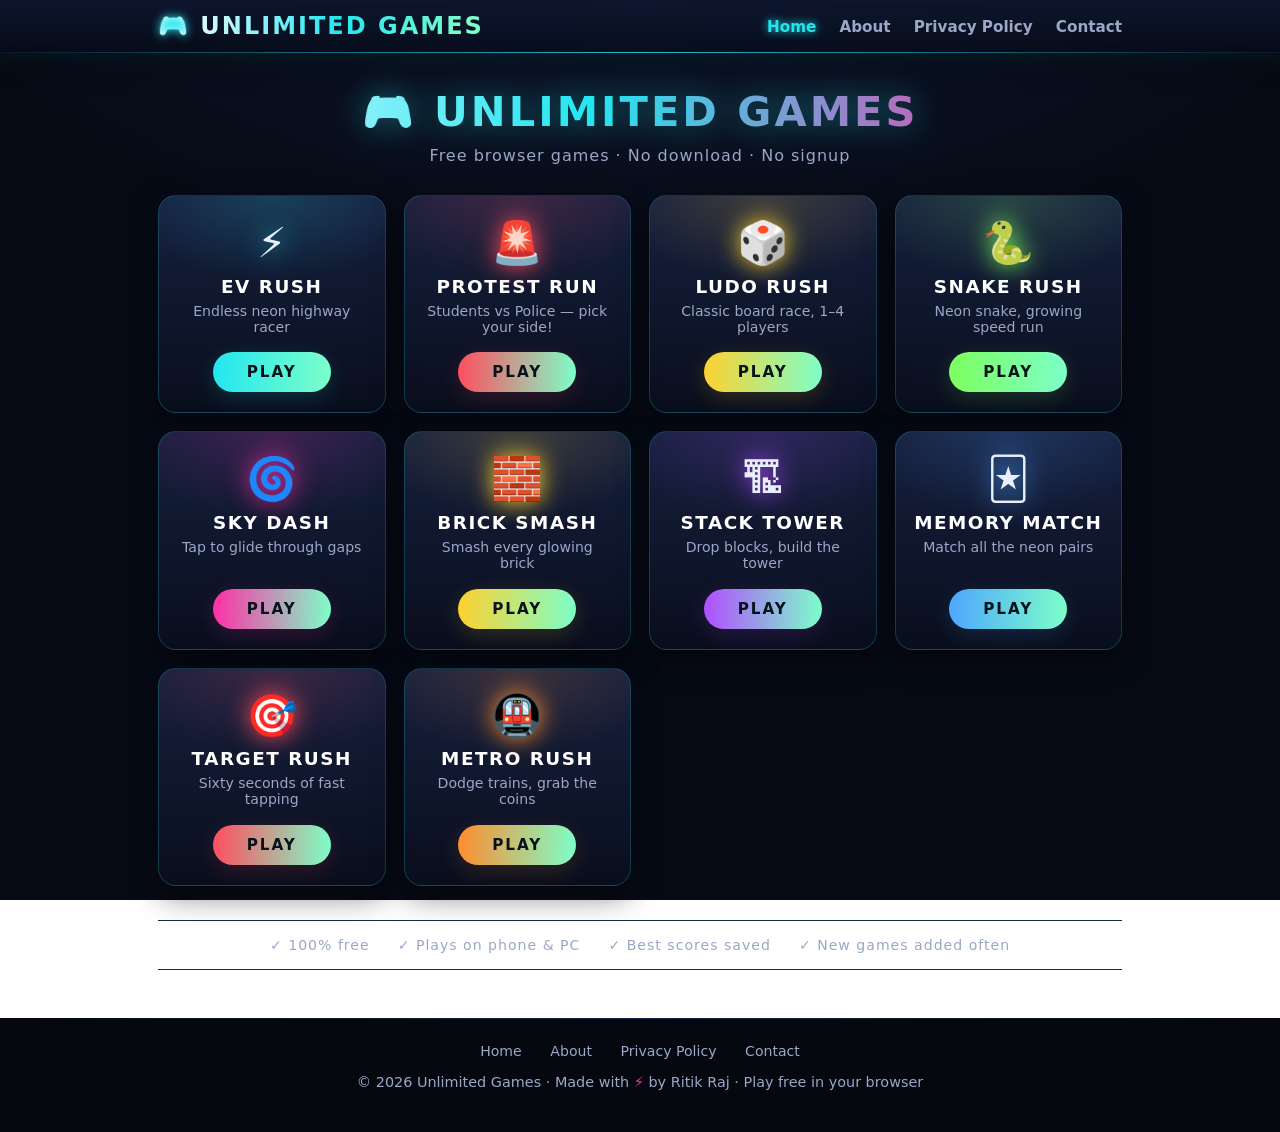
<file: index.html>
<!DOCTYPE html>
<html lang="en">
<head>
<meta charset="UTF-8">
<meta name="viewport" content="width=device-width, initial-scale=1.0">
<title>Unlimited Games — Free Browser Games</title>
<meta name="description" content="Unlimited Games: play free original browser games by Ritik Raj — EV Rush, Protest Run, Ludo Rush, Snake Rush, Sky Dash, Brick Smash, Stack Tower, Memory Match, Target Rush and Metro Rush. No download, no signup.">
<meta property="og:type" content="website">
<meta property="og:title" content="Unlimited Games — Free Browser Games">
<meta property="og:description" content="10 free original browser games. Play instantly — no download, no signup.">
<meta property="og:url" content="https://ev-rush-game.pages.dev/">
<meta property="og:image" content="https://ev-rush-game.pages.dev/og-image.png">
<meta name="twitter:card" content="summary_large_image">
<meta name="twitter:title" content="Unlimited Games — Free Browser Games">
<meta name="twitter:description" content="10 free original browser games. Play instantly — no download, no signup.">
<meta name="twitter:image" content="https://ev-rush-game.pages.dev/og-image.png">
<link rel="stylesheet" href="style.css">
<style>
/* ---------- Game Zone hub polish ---------- */
.site-header {
  background: linear-gradient(180deg, rgba(14,23,48,0.88), rgba(7,11,22,0.55));
  backdrop-filter: blur(12px);
  -webkit-backdrop-filter: blur(12px);
  border-bottom: 1px solid transparent;
  border-image: linear-gradient(90deg, transparent, rgba(34,230,240,0.8), transparent) 1;
  box-shadow: 0 8px 30px rgba(0,0,0,0.45), 0 0 24px rgba(34,230,240,0.16);
}
.logo {
  background: linear-gradient(92deg, #ffffff 5%, var(--cyan) 55%, #7dffc9 95%);
  -webkit-background-clip: text; background-clip: text;
  color: transparent; -webkit-text-fill-color: transparent;
}
nav.main-nav a { transition: color 0.2s, text-shadow 0.2s; }

/* Hero */
.hub-hero { text-align: center; margin: 10px 0 30px; }
.hub-hero h1 {
  margin: 0 0 10px; font-size: 2.6rem; font-weight: 800; letter-spacing: 3px;
  background: linear-gradient(92deg, #c8f6ff 5%, var(--cyan) 45%, var(--magenta) 95%);
  -webkit-background-clip: text; background-clip: text;
  color: transparent; -webkit-text-fill-color: transparent;
  filter: drop-shadow(0 0 16px rgba(34,230,240,0.45));
}
.hub-hero p { color: var(--muted); margin: 0; font-size: 1rem; letter-spacing: 1px; }

/* Game card grid */
.game-grid {
  display: grid;
  grid-template-columns: repeat(auto-fill, minmax(220px, 1fr));
  gap: 18px;
  margin-bottom: 34px;
}
.game-card {
  position: relative;
  background: linear-gradient(180deg, rgba(26,36,70,0.85), rgba(10,15,30,0.92));
  border: 1px solid rgba(34,230,240,0.20);
  border-radius: 18px;
  padding: 26px 18px 20px;
  text-align: center;
  box-shadow: 0 10px 30px rgba(0,0,0,0.5);
  transition: transform 0.18s ease, box-shadow 0.18s ease, border-color 0.18s ease;
  overflow: hidden;
}
.game-card::before {
  content: ""; position: absolute; inset: 0;
  background: radial-gradient(220px 120px at 50% 0%, var(--glow, rgba(34,230,240,0.14)), transparent 70%);
  pointer-events: none;
}
.game-card:hover {
  transform: translateY(-5px);
  border-color: var(--glow-solid, var(--cyan));
  box-shadow: 0 16px 40px rgba(0,0,0,0.55), 0 0 26px var(--glow, rgba(34,230,240,0.18));
}
.game-icon {
  font-size: 2.6rem; line-height: 1; margin-bottom: 12px;
  filter: drop-shadow(0 0 12px var(--glow-solid, var(--cyan)));
}
.game-card h2 {
  margin: 0 0 6px; font-size: 1.15rem; letter-spacing: 1.5px; color: #fff;
}
.game-card .tagline {
  margin: 0 0 16px; color: var(--muted); font-size: 0.88rem; min-height: 2.4em;
}
.play-btn {
  display: inline-block;
  padding: 11px 34px; border-radius: 999px;
  font-weight: 800; font-size: 0.95rem; letter-spacing: 2px; text-decoration: none;
  color: #06131a;
  background: linear-gradient(92deg, var(--glow-solid, var(--cyan)), #7dffc9);
  box-shadow: 0 6px 22px var(--glow, rgba(34,230,240,0.30));
  transition: transform 0.15s ease, box-shadow 0.15s ease, filter 0.15s ease;
}
.play-btn:hover {
  transform: translateY(-2px) scale(1.03);
  filter: brightness(1.08);
  box-shadow: 0 10px 30px var(--glow, rgba(34,230,240,0.45));
  text-decoration: none; color: #06131a;
}
.play-btn:focus-visible { outline: 2px solid var(--glow-solid, var(--cyan)); outline-offset: 3px; }

/* Accent themes per card */
.accent-cyan   { --glow: rgba(34,230,240,0.16);  --glow-solid: #22e6f0; }
.accent-lime   { --glow: rgba(125,255,94,0.16);  --glow-solid: #7dff5e; }
.accent-pink   { --glow: rgba(255,46,166,0.16);  --glow-solid: #ff2ea6; }
.accent-gold   { --glow: rgba(255,209,46,0.16);  --glow-solid: #ffd12e; }
.accent-purple { --glow: rgba(176,77,255,0.16);  --glow-solid: #b04dff; }
.accent-blue   { --glow: rgba(77,166,255,0.16);  --glow-solid: #4da6ff; }
.accent-red    { --glow: rgba(255,77,94,0.16);   --glow-solid: #ff4d5e; }
.accent-orange { --glow: rgba(255,140,46,0.16); --glow-solid: #ff8c2e; }

/* Trust strip */
.trust-strip {
  display: flex; justify-content: center; gap: 10px 28px; flex-wrap: wrap;
  color: var(--muted); font-size: 0.88rem; letter-spacing: 1px;
  padding: 16px 10px; margin-bottom: 8px;
  border-top: 1px solid var(--line); border-bottom: 1px solid var(--line);
}
.trust-strip span { white-space: nowrap; }

.site-footer { border-top: 1px solid transparent; border-image: linear-gradient(90deg, transparent, var(--line), transparent) 1; padding: 24px 18px 28px; }
.site-footer nav { margin-bottom: 10px; }
.site-footer nav a { padding: 4px 2px; }

@media (max-width: 480px) {
  .hub-hero h1 { font-size: 1.75rem; letter-spacing: 2px; }
  .game-grid { grid-template-columns: repeat(auto-fill, minmax(150px, 1fr)); gap: 12px; }
  .game-card { padding: 18px 10px 14px; }
  .game-icon { font-size: 2rem; }
  .game-card h2 { font-size: 0.95rem; }
  .game-card .tagline { font-size: 0.78rem; }
  .play-btn { padding: 9px 24px; font-size: 0.82rem; }
}
</style>
<meta name="google-adsense-account" content="ca-pub-9282230786844335">
<script async src="https://pagead2.googlesyndication.com/pagead/js/adsbygoogle.js?client=ca-pub-9282230786844335" crossorigin="anonymous"></script>
</head>
<body>

<header class="site-header">
  <div class="header-inner">
    <a class="logo" href="index.html"><span class="bolt">🎮</span> UNLIMITED GAMES</a>
    <nav class="main-nav">
      <a href="index.html" class="active">Home</a>
      <a href="about.html">About</a>
      <a href="privacy.html">Privacy Policy</a>
      <a href="contact.html">Contact</a>
    </nav>
  </div>
</header>

<main>
  <div class="hub-hero">
    <h1>🎮 UNLIMITED GAMES</h1>
    <p>Free browser games · No download · No signup</p>
  </div>

  <div class="game-grid">
    <div class="game-card accent-cyan">
      <div class="game-icon">⚡</div>
      <h2>EV RUSH</h2>
      <p class="tagline">Endless neon highway racer</p>
      <a class="play-btn" href="ev-rush.html">PLAY</a>
    </div>
    <div class="game-card accent-red">
      <div class="game-icon">🚨</div>
      <h2>PROTEST RUN</h2>
      <p class="tagline">Students vs Police — pick your side!</p>
      <a class="play-btn" href="protest.html">PLAY</a>
    </div>
    <div class="game-card accent-gold">
      <div class="game-icon">🎲</div>
      <h2>LUDO RUSH</h2>
      <p class="tagline">Classic board race, 1–4 players</p>
      <a class="play-btn" href="ludo.html">PLAY</a>
    </div>
    <div class="game-card accent-lime">
      <div class="game-icon">🐍</div>
      <h2>SNAKE RUSH</h2>
      <p class="tagline">Neon snake, growing speed run</p>
      <a class="play-btn" href="snake.html">PLAY</a>
    </div>
    <div class="game-card accent-pink">
      <div class="game-icon">🌀</div>
      <h2>SKY DASH</h2>
      <p class="tagline">Tap to glide through gaps</p>
      <a class="play-btn" href="skyflap.html">PLAY</a>
    </div>
    <div class="game-card accent-gold">
      <div class="game-icon">🧱</div>
      <h2>BRICK SMASH</h2>
      <p class="tagline">Smash every glowing brick</p>
      <a class="play-btn" href="bricks.html">PLAY</a>
    </div>
    <div class="game-card accent-purple">
      <div class="game-icon">🏗</div>
      <h2>STACK TOWER</h2>
      <p class="tagline">Drop blocks, build the tower</p>
      <a class="play-btn" href="stack.html">PLAY</a>
    </div>
    <div class="game-card accent-blue">
      <div class="game-icon">🃏</div>
      <h2>MEMORY MATCH</h2>
      <p class="tagline">Match all the neon pairs</p>
      <a class="play-btn" href="memory.html">PLAY</a>
    </div>
    <div class="game-card accent-red">
      <div class="game-icon">🎯</div>
      <h2>TARGET RUSH</h2>
      <p class="tagline">Sixty seconds of fast tapping</p>
      <a class="play-btn" href="target.html">PLAY</a>
    </div>
    <div class="game-card accent-orange">
      <div class="game-icon">🚇</div>
      <h2>METRO RUSH</h2>
      <p class="tagline">Dodge trains, grab the coins</p>
      <a class="play-btn" href="metro.html">PLAY</a>
    </div>
  </div>

  <div class="trust-strip">
    <span>✓ 100% free</span>
    <span>✓ Plays on phone &amp; PC</span>
    <span>✓ Best scores saved</span>
    <span>✓ New games added often</span>
  </div>
</main>

<footer class="site-footer">
  <nav>
    <a href="index.html">Home</a>
    <a href="about.html">About</a>
    <a href="privacy.html">Privacy Policy</a>
    <a href="contact.html">Contact</a>
  </nav>
  <p>© 2026 Unlimited Games · Made with <span class="heart">⚡</span> by Ritik Raj · Play free in your browser</p>
</footer>

</body>
</html>
</file>
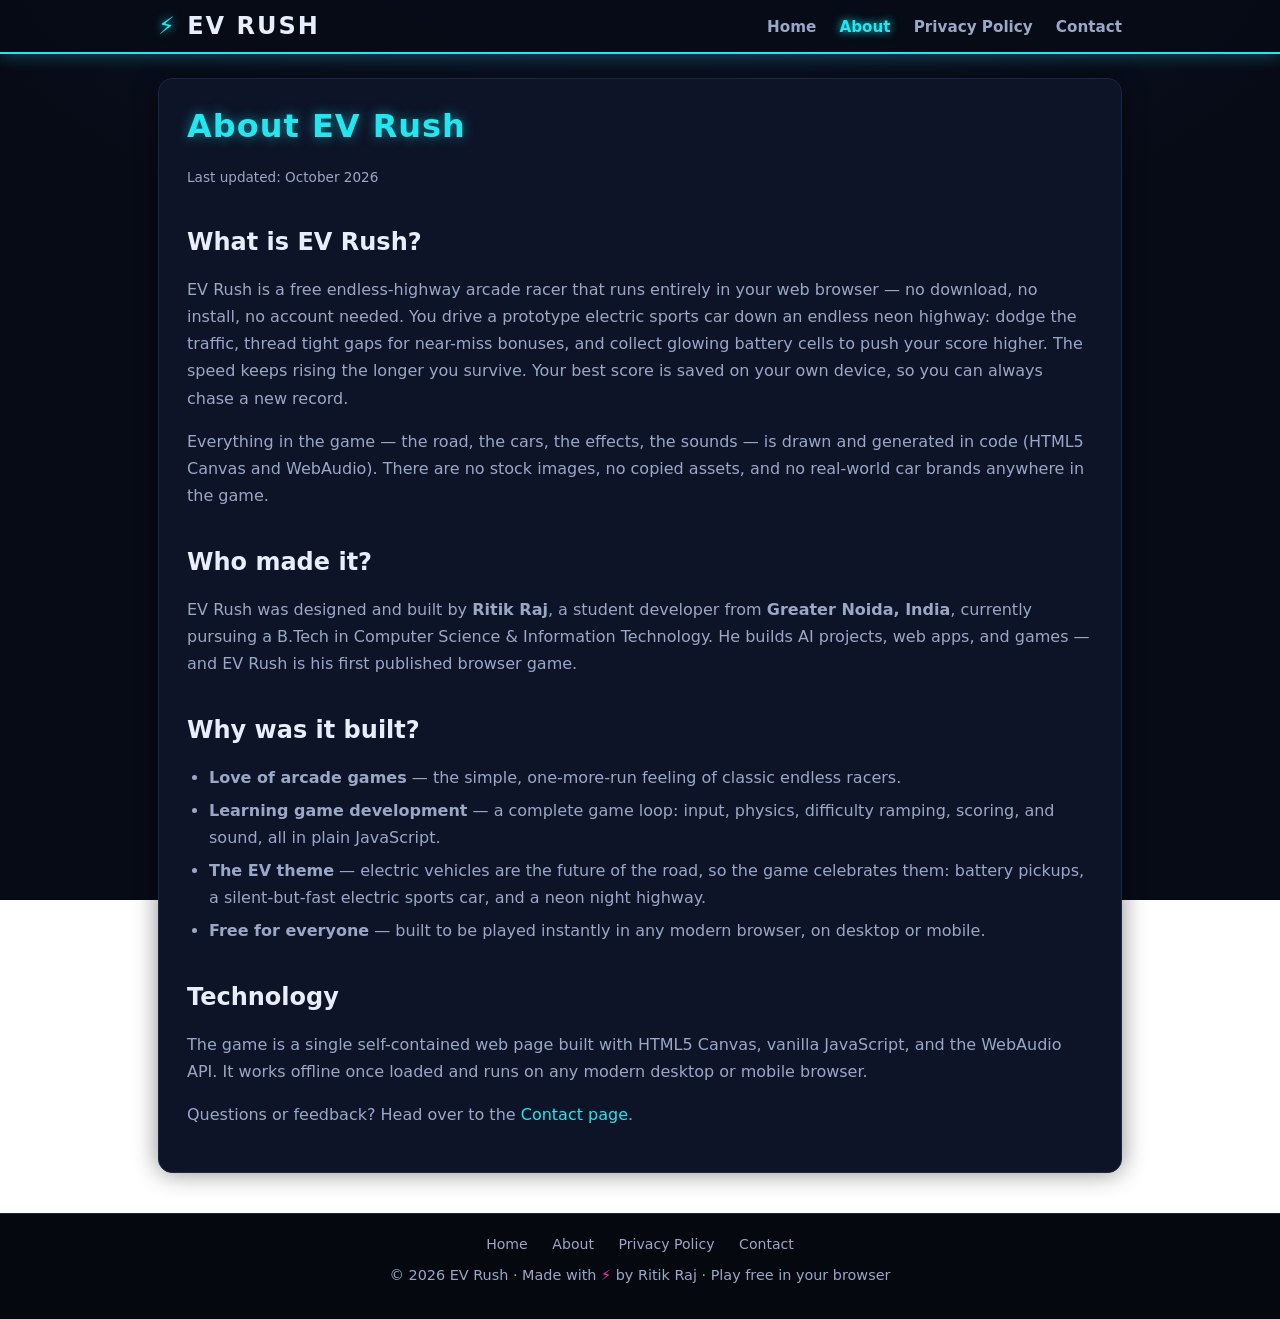
<file: about.html>
<!DOCTYPE html>
<html lang="en">
<head>
<meta charset="UTF-8">
<meta name="viewport" content="width=device-width, initial-scale=1.0">
<title>About — EV Rush</title>
<meta name="description" content="About EV Rush: a free original browser racing game built by Ritik Raj, a student developer from Greater Noida, India.">
<link rel="stylesheet" href="style.css">
<meta name="google-adsense-account" content="ca-pub-9282230786844335">
<script async src="https://pagead2.googlesyndication.com/pagead/js/adsbygoogle.js?client=ca-pub-9282230786844335" crossorigin="anonymous"></script>
</head>
<body>

<header class="site-header">
  <div class="header-inner">
    <a class="logo" href="index.html"><span class="bolt">⚡</span> EV RUSH</a>
    <nav class="main-nav">
      <a href="index.html">Home</a>
      <a href="about.html" class="active">About</a>
      <a href="privacy.html">Privacy Policy</a>
      <a href="contact.html">Contact</a>
    </nav>
  </div>
</header>

<main>
  <div class="page-card">
    <h1>About EV Rush</h1>
    <p class="meta">Last updated: October 2026</p>

    <h2>What is EV Rush?</h2>
    <p>
      EV Rush is a free endless-highway arcade racer that runs entirely in your web browser —
      no download, no install, no account needed. You drive a prototype electric sports car down
      an endless neon highway: dodge the traffic, thread tight gaps for near-miss bonuses, and
      collect glowing battery cells to push your score higher. The speed keeps rising the longer
      you survive. Your best score is saved on your own device, so you can always chase a new record.
    </p>
    <p>
      Everything in the game — the road, the cars, the effects, the sounds — is drawn and generated
      in code (HTML5 Canvas and WebAudio). There are no stock images, no copied assets, and no
      real-world car brands anywhere in the game.
    </p>

    <h2>Who made it?</h2>
    <p>
      EV Rush was designed and built by <b>Ritik Raj</b>, a student developer from
      <b>Greater Noida, India</b>, currently pursuing a B.Tech in Computer Science &amp; Information Technology.
      He builds AI projects, web apps, and games — and EV Rush is his first published browser game.
    </p>

    <h2>Why was it built?</h2>
    <ul>
      <li><b>Love of arcade games</b> — the simple, one-more-run feeling of classic endless racers.</li>
      <li><b>Learning game development</b> — a complete game loop: input, physics, difficulty ramping, scoring, and sound, all in plain JavaScript.</li>
      <li><b>The EV theme</b> — electric vehicles are the future of the road, so the game celebrates them: battery pickups, a silent-but-fast electric sports car, and a neon night highway.</li>
      <li><b>Free for everyone</b> — built to be played instantly in any modern browser, on desktop or mobile.</li>
    </ul>

    <h2>Technology</h2>
    <p>
      The game is a single self-contained web page built with HTML5 Canvas, vanilla JavaScript,
      and the WebAudio API. It works offline once loaded and runs on any modern desktop or mobile browser.
    </p>

    <p>Questions or feedback? Head over to the <a href="contact.html">Contact page</a>.</p>
  </div>
</main>

<footer class="site-footer">
  <nav>
    <a href="index.html">Home</a>
    <a href="about.html">About</a>
    <a href="privacy.html">Privacy Policy</a>
    <a href="contact.html">Contact</a>
  </nav>
  <p>© 2026 EV Rush · Made with <span class="heart">⚡</span> by Ritik Raj · Play free in your browser</p>
</footer>

</body>
</html>
</file>
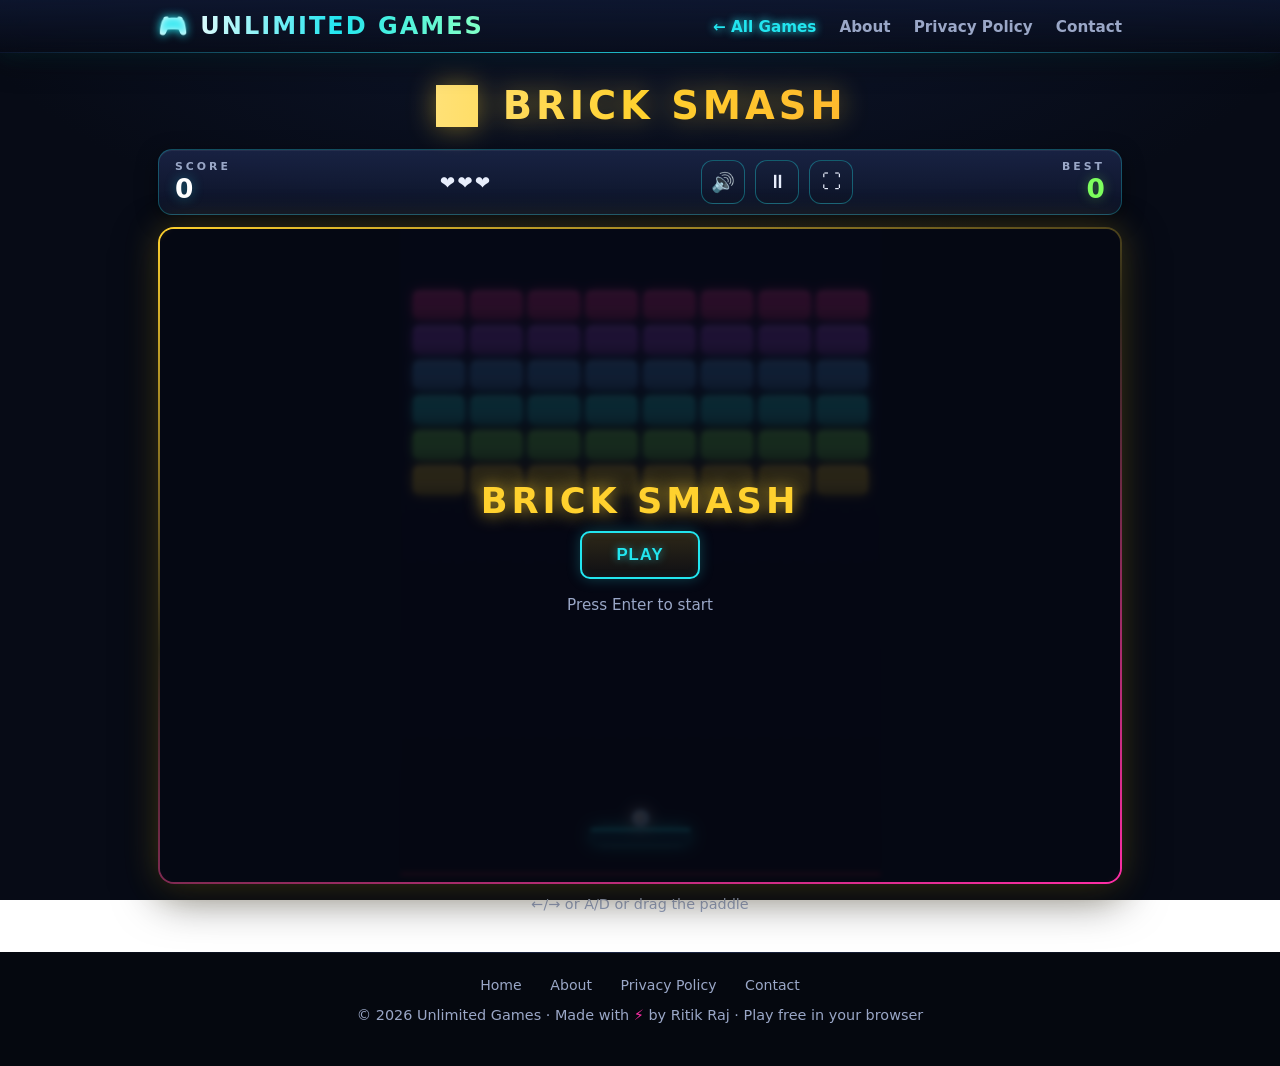
<file: bricks.html>
<!DOCTYPE html>
<html lang="en">
<head>
<meta charset="UTF-8">
<meta name="viewport" content="width=device-width, initial-scale=1.0, maximum-scale=1.0, user-scalable=no">
<title>Brick Smash — Free Brick Breaker Game</title>
<meta name="description" content="Brick Smash is a free brick breaker arcade game. Bounce the ball, smash every glowing brick, and win with 3 lives. Play free in your browser.">
<meta property="og:type" content="website">
<meta property="og:title" content="Brick Smash — Free Brick Breaker Game">
<meta property="og:description" content="Bounce the ball and smash every glowing brick. Play free in your browser — no download, no signup.">
<meta property="og:url" content="https://ev-rush-game.pages.dev/bricks.html">
<meta property="og:image" content="https://ev-rush-game.pages.dev/og-image.png">
<meta name="twitter:card" content="summary_large_image">
<meta name="twitter:title" content="Brick Smash — Free Brick Breaker Game">
<meta name="twitter:description" content="Bounce the ball and smash every glowing brick. Play free in your browser.">
<meta name="twitter:image" content="https://ev-rush-game.pages.dev/og-image.png">
<link rel="stylesheet" href="style.css">
<style>
/* ---------- Game Zone shared chrome ---------- */
.site-header {
  background: linear-gradient(180deg, rgba(14,23,48,0.88), rgba(7,11,22,0.55));
  backdrop-filter: blur(12px);
  -webkit-backdrop-filter: blur(12px);
  border-bottom: 1px solid transparent;
  border-image: linear-gradient(90deg, transparent, rgba(34,230,240,0.8), transparent) 1;
  box-shadow: 0 8px 30px rgba(0,0,0,0.45), 0 0 24px rgba(34,230,240,0.16);
}
.logo {
  background: linear-gradient(92deg, #ffffff 5%, var(--cyan) 55%, #7dffc9 95%);
  -webkit-background-clip: text; background-clip: text;
  color: transparent; -webkit-text-fill-color: transparent;
}
nav.main-nav a { transition: color 0.2s, text-shadow 0.2s; }
.game-hero { text-align: center; margin: 6px 0 20px; }
.game-hero h1 {
  margin: 0; font-size: 2.4rem; font-weight: 800; letter-spacing: 4px;
  background: linear-gradient(92deg, #fff3c8 5%, #ffd12e 50%, #ff9f2e 95%);
  -webkit-background-clip: text; background-clip: text;
  color: transparent; -webkit-text-fill-color: transparent;
  filter: drop-shadow(0 0 14px rgba(255,209,46,0.45));
}
.hud {
  display: flex; justify-content: space-between; align-items: center;
  max-width: 100%; margin: 0 auto 12px; padding: 10px 16px;
  background: linear-gradient(180deg, rgba(26,36,70,0.92), rgba(13,20,40,0.92));
  border: 1px solid rgba(34,230,240,0.28); border-radius: 14px;
  box-shadow: 0 6px 22px rgba(0,0,0,0.45), inset 0 1px 0 rgba(255,255,255,0.06);
}
.hud .score-box { text-align: left; }
.hud .label { font-size: 0.68rem; color: var(--muted); letter-spacing: 3px; font-weight: 600; }
.hud .value { font-size: 1.65rem; font-weight: 800; color: #fff; font-variant-numeric: tabular-nums; text-shadow: 0 0 12px rgba(34,230,240,0.35); }
.hud .value.best { color: var(--lime); text-shadow: 0 0 12px rgba(125,255,94,0.35); }
.hud .lives { font-size: 1.15rem; letter-spacing: 2px; }
.hud .icon-btns { display: flex; gap: 10px; }
.icon-btn {
  width: 44px; height: 44px; border-radius: 12px; border: 1px solid rgba(34,230,240,0.35);
  background: linear-gradient(180deg, #16203c, #0d1428); color: var(--text); font-size: 1.2rem; cursor: pointer;
  transition: transform 0.15s, box-shadow 0.15s, border-color 0.15s;
}
.icon-btn:hover { border-color: var(--cyan); box-shadow: 0 0 14px rgba(34,230,240,0.35); transform: translateY(-1px); }
.icon-btn:active { transform: translateY(1px) scale(0.96); }
.icon-btn:focus-visible { outline: 2px solid var(--cyan); outline-offset: 2px; }
.stage {
  position: relative; max-width: none; width: 100%; margin: 0 auto;
  border: 2px solid transparent; border-radius: 16px; overflow: hidden;
  background:
    linear-gradient(#0a0f1e, #0a0f1e) padding-box,
    linear-gradient(160deg, #ffd12e, rgba(255,209,46,0.15) 42%, var(--magenta)) border-box;
  box-shadow: 0 0 34px rgba(255,209,46,0.22), 0 14px 44px rgba(0,0,0,0.55);
  animation: stageGlow 4.5s ease-in-out infinite;
}
@keyframes stageGlow {
  0%, 100% { box-shadow: 0 0 26px rgba(255,209,46,0.18), 0 14px 44px rgba(0,0,0,0.55); }
  50% { box-shadow: 0 0 46px rgba(255,209,46,0.36), 0 14px 44px rgba(0,0,0,0.55); }
}
@media (prefers-reduced-motion: reduce) { .stage { animation: none; } }
#gameCanvas { display: block; margin: 0 auto; touch-action: none; cursor: none; }
.overlay {
  position: absolute; inset: 0; display: flex; flex-direction: column;
  align-items: center; justify-content: center; text-align: center;
  background: rgba(5, 8, 18, 0.86); backdrop-filter: blur(2px);
  padding: 24px; z-index: 5;
}
.overlay.hidden { display: none; }
.overlay h2 {
  margin: 0 0 10px; font-size: 2.2rem; letter-spacing: 4px; color: #ffd12e;
  text-shadow: 0 0 18px rgba(255,209,46,0.8);
}
.overlay h2.crash { color: var(--magenta); text-shadow: 0 0 18px rgba(255,46,166,0.8); }
.overlay h2.win { color: var(--lime); text-shadow: 0 0 18px rgba(125,255,94,0.8); }
.overlay p { color: var(--muted); margin: 6px 0 14px; line-height: 1.6; font-size: 0.95rem; }
.big-score { font-size: 3rem; font-weight: 800; color: #fff; margin: 4px 0; font-variant-numeric: tabular-nums; }
.newbest {
  color: var(--lime); font-weight: 800; letter-spacing: 2px; margin: 6px 0 2px;
  animation: pulse 1s infinite;
}
@keyframes pulse { 50% { opacity: 0.45; } }
.overlay .row { display: flex; gap: 12px; margin-top: 14px; flex-wrap: wrap; justify-content: center; }
.btn {
  background: linear-gradient(180deg, rgba(255,209,46,0.16), rgba(255,209,46,0.04));
}
.btn:hover { background: linear-gradient(180deg, rgba(255,209,46,0.28), rgba(255,209,46,0.08)); box-shadow: 0 0 26px rgba(255,209,46,0.55), 0 6px 18px rgba(0,0,0,0.5); }
.btn:focus-visible { outline: 2px solid #ffd12e; outline-offset: 3px; }
.btn.pink { background: linear-gradient(180deg, rgba(255,46,166,0.18), rgba(255,46,166,0.04)); }
.btn.pink:hover { box-shadow: 0 0 26px rgba(255,46,166,0.55), 0 6px 18px rgba(0,0,0,0.5); }
.site-footer { border-top: 1px solid transparent; border-image: linear-gradient(90deg, transparent, var(--line), transparent) 1; padding: 24px 18px 28px; }
.site-footer nav { margin-bottom: 10px; }
.site-footer nav a { padding: 4px 2px; }
.controls-line { text-align: center; color: var(--muted); font-size: 0.9rem; margin: 12px auto 0; max-width: 470px; }
@media (max-width: 480px) {
  .game-hero h1 { font-size: 1.7rem; letter-spacing: 3px; }
  .hud { padding: 8px 12px; border-radius: 12px; }
  .hud .value { font-size: 1.4rem; }
  .overlay h2 { font-size: 1.7rem; }
  .big-score { font-size: 2.4rem; }
}

/* ---- Responsive stage + fullscreen (Game Zone module) ---- */
.stage:fullscreen, .stage:-webkit-full-screen, .stage:-moz-full-screen, .stage:-ms-fullscreen {
  border-radius: 0 !important; max-width: none !important; width: 100vw !important; height: 100vh !important; margin: 0;
}
.stage.fake-full {
  position: fixed; inset: 0; z-index: 9999;
  width: 100vw !important; height: 100dvh !important;
  max-width: none !important; border-radius: 0; margin: 0;
}

</style>
<meta name="google-adsense-account" content="ca-pub-9282230786844335">
<script async src="https://pagead2.googlesyndication.com/pagead/js/adsbygoogle.js?client=ca-pub-9282230786844335" crossorigin="anonymous"></script>
</head>
<body>

<header class="site-header">
  <div class="header-inner">
    <a class="logo" href="index.html"><span class="bolt">🎮</span> UNLIMITED GAMES</a>
    <nav class="main-nav">
      <a href="index.html" class="active">← All Games</a>
      <a href="about.html">About</a>
      <a href="privacy.html">Privacy Policy</a>
      <a href="contact.html">Contact</a>
    </nav>
  </div>
</header>

<main>
  <div class="game-hero">
    <h1>🧱 BRICK SMASH</h1>
  </div>

  <div class="hud">
    <div class="score-box">
      <div class="label">SCORE</div>
      <div class="value" id="scoreVal">0</div>
    </div>
    <div class="lives" id="livesVal" title="Lives">❤️❤️❤️</div>
    <div class="icon-btns">
      <button class="icon-btn" id="muteBtn" title="Mute / unmute sound (M)" aria-label="Mute sound">🔊</button>
      <button class="icon-btn" id="pauseBtn" title="Pause / resume (P)" aria-label="Pause game">⏸</button>
      <button class="icon-btn" id="fsBtn" title="Fullscreen (F)" aria-label="Toggle fullscreen">⛶</button>
    </div>
    <div class="score-box" style="text-align:right">
      <div class="label">BEST</div>
      <div class="value best" id="bestVal">0</div>
    </div>
  </div>

  <div class="stage" id="stage">
    <canvas id="gameCanvas" width="440" height="600"></canvas>

    <div class="overlay" id="startScreen">
      <h2>BRICK SMASH</h2>
      <button class="btn" id="startBtn">PLAY</button>
      <p class="meta" style="margin-top:14px">Press Enter to start</p>
    </div>

    <div class="overlay hidden" id="pauseScreen">
      <h2>PAUSED</h2>
      <div class="row">
        <button class="btn" id="resumeBtn">RESUME</button>
        <button class="btn pink" id="restartBtnPause">RESTART</button>
      </div>
    </div>

    <div class="overlay hidden" id="gameOverScreen">
      <h2 class="crash">OUT OF LIVES</h2>
      <div class="newbest hidden" id="newBestTag">★ NEW BEST ★</div>
      <div class="label" style="color:var(--muted);letter-spacing:2px;font-size:0.75rem">FINAL SCORE</div>
      <div class="big-score" id="finalScore">0</div>
      <p id="bestLine">Best: 0</p>
      <div class="row">
        <button class="btn" id="restartBtn">SMASH AGAIN</button>
      </div>
      <p class="meta" style="margin-top:12px">Press Enter to restart</p>
    </div>

    <div class="overlay hidden" id="winScreen">
      <h2 class="win">YOU WIN!</h2>
      <div class="newbest hidden" id="newBestTagWin">★ NEW BEST ★</div>
      <div class="label" style="color:var(--muted);letter-spacing:2px;font-size:0.75rem">FINAL SCORE</div>
      <div class="big-score" id="finalScoreWin">0</div>
      <p id="bestLineWin">Best: 0</p>
      <div class="row">
        <button class="btn" id="restartBtnWin">PLAY AGAIN</button>
      </div>
      <p class="meta" style="margin-top:12px">Press Enter to restart</p>
    </div>
  </div>

  <p class="controls-line">←/→ or A/D or drag the paddle</p>
</main>

<footer class="site-footer">
  <nav>
    <a href="index.html">Home</a>
    <a href="about.html">About</a>
    <a href="privacy.html">Privacy Policy</a>
    <a href="contact.html">Contact</a>
  </nav>
  <p>© 2026 Unlimited Games · Made with <span class="heart">⚡</span> by Ritik Raj · Play free in your browser</p>
</footer>

<script>
/* ============================================================
   BRICK SMASH — original neon brick breaker.
   Paddle + ball, 6 rows of bricks, 3 lives, win on clear.
   Canvas only. No external assets. Plain ES5-ish JS.
   ============================================================ */
(function () {
'use strict';

/* ---------------- Canvas & constants ---------------- */
var canvas = document.getElementById('gameCanvas');
var ctx = canvas.getContext('2d');
var W = canvas.width;    // 440
var H = canvas.height;   // 600

var ROWS = 6, COLS = 8;
var BRICK_GAP = 6, BRICK_TOP = 56, BRICK_H = 26;
var BRICK_W = (W - 24 - BRICK_GAP * (COLS - 1)) / COLS;
var ROW_COLORS = ['#ff2ea6', '#b04dff', '#4da6ff', '#22e6f0', '#7dff5e', '#ffd12e'];

var ST = { START: 0, PLAY: 1, PAUSE: 2, OVER: 3, WIN: 4 };
var state = ST.START;

/* ---------------- DOM refs ---------------- */
var scoreVal = document.getElementById('scoreVal');
var bestVal = document.getElementById('bestVal');
var livesVal = document.getElementById('livesVal');
var finalScoreEl = document.getElementById('finalScore');
var bestLine = document.getElementById('bestLine');
var newBestTag = document.getElementById('newBestTag');
var finalScoreWin = document.getElementById('finalScoreWin');
var bestLineWin = document.getElementById('bestLineWin');
var newBestTagWin = document.getElementById('newBestTagWin');
var startScreen = document.getElementById('startScreen');
var pauseScreen = document.getElementById('pauseScreen');
var gameOverScreen = document.getElementById('gameOverScreen');
var winScreen = document.getElementById('winScreen');
var startBtn = document.getElementById('startBtn');
var resumeBtn = document.getElementById('resumeBtn');
var restartBtn = document.getElementById('restartBtn');
var restartBtnPause = document.getElementById('restartBtnPause');
var restartBtnWin = document.getElementById('restartBtnWin');
var pauseBtn = document.getElementById('pauseBtn');
var muteBtn = document.getElementById('muteBtn');

/* ---------------- Best score (localStorage, guarded) ---------------- */
var best = 0;
try { best = parseInt(localStorage.getItem('bricksmash_best') || '0', 10) || 0; } catch (e) { best = 0; }
function saveBest() {
  try { localStorage.setItem('bricksmash_best', String(best)); } catch (e) { /* storage unavailable */ }
}
bestVal.textContent = best;

/* ---------------- Tiny WebAudio SFX ---------------- */
var audioCtx = null;
var muted = false;
function ensureAudio() {
  if (!audioCtx) {
    try { audioCtx = new (window.AudioContext || window.webkitAudioContext)(); } catch (e) { audioCtx = null; }
  }
  if (audioCtx && audioCtx.state === 'suspended') { audioCtx.resume(); }
}
function beep(freq, dur, type, vol) {
  if (muted) return;
  ensureAudio();
  if (!audioCtx) return;
  try {
    var o = audioCtx.createOscillator();
    var g = audioCtx.createGain();
    o.type = type || 'sine';
    o.frequency.value = freq;
    g.gain.setValueAtTime(vol || 0.06, audioCtx.currentTime);
    g.gain.exponentialRampToValueAtTime(0.0001, audioCtx.currentTime + dur);
    o.connect(g); g.connect(audioCtx.destination);
    o.start(); o.stop(audioCtx.currentTime + dur);
  } catch (e) { /* ignore */ }
}
function sfxPaddle() { beep(440, 0.06, 'square', 0.05); }
function sfxBrick() { beep(760, 0.07, 'square', 0.05); }
function sfxLose() { beep(180, 0.3, 'sawtooth', 0.08); }
function sfxWin() { beep(660, 0.12, 'sine', 0.06); setTimeout(function () { beep(880, 0.12, 'sine', 0.06); }, 120); setTimeout(function () { beep(1320, 0.2, 'sine', 0.06); }, 240); }
function sfxClick() { beep(520, 0.06, 'triangle', 0.05); }

/* ---------------- Game state ---------------- */
var paddle, ball, bricks, bricksLeft, score, lives, particles, launched;

function buildBricks() {
  bricks = [];
  for (var r = 0; r < ROWS; r++) {
    for (var c = 0; c < COLS; c++) {
      bricks.push({
        x: 12 + c * (BRICK_W + BRICK_GAP),
        y: BRICK_TOP + r * (BRICK_H + BRICK_GAP),
        w: BRICK_W, h: BRICK_H,
        color: ROW_COLORS[r],
        row: r
      });
    }
  }
  bricksLeft = bricks.length;
}
function resetBall() {
  ball = {
    x: paddle.x, y: paddle.y - paddle.h / 2 - 9,
    r: 8, vx: 0, vy: 0, speed: 400
  };
  launched = false;
}
function launchBall() {
  launched = true;
  var ang = -Math.PI / 2 + (Math.random() - 0.5) * 0.8;
  ball.vx = Math.cos(ang) * ball.speed;
  ball.vy = Math.sin(ang) * ball.speed;
  ensureAudio(); sfxPaddle();
}
function resetGame() {
  paddle = { x: W / 2, y: H - 46, w: 92, h: 14 };
  buildBricks();
  score = 0; lives = 3;
  particles = [];
  resetBall();
  updateHUD();
}
function updateHUD() {
  scoreVal.textContent = score;
  bestVal.textContent = best;
  var hearts = '';
  for (var i = 0; i < lives; i++) hearts += '❤️';
  livesVal.textContent = hearts;
}
function showOverlay(el) {
  startScreen.classList.add('hidden');
  pauseScreen.classList.add('hidden');
  gameOverScreen.classList.add('hidden');
  winScreen.classList.add('hidden');
  if (el) el.classList.remove('hidden');
}

/* ---------------- Input ---------------- */
var keys = { left: false, right: false };
window.addEventListener('keydown', function (e) {
  var k = e.key;
  if (k === 'ArrowLeft' || k === 'a' || k === 'A') { keys.left = true; e.preventDefault(); }
  else if (k === 'ArrowRight' || k === 'd' || k === 'D') { keys.right = true; e.preventDefault(); }
  else if (k === 'p' || k === 'P') { togglePause(); }
  else if (k === 'm' || k === 'M') { toggleMute(); }
  else if (k === 'Enter' || k === ' ') {
    if (state === ST.START || state === ST.OVER || state === ST.WIN) { startGame(); e.preventDefault(); }
    else if (state === ST.PLAY && !launched) { launchBall(); e.preventDefault(); }
  }
});
window.addEventListener('keyup', function (e) {
  var k = e.key;
  if (k === 'ArrowLeft' || k === 'a' || k === 'A') keys.left = false;
  else if (k === 'ArrowRight' || k === 'd' || k === 'D') keys.right = false;
});
function canvasX(clientX) {
  var r = canvas.getBoundingClientRect();
  return (clientX - r.left) * (W / r.width);
}
function paddleTo(x) {
  paddle.x = x;
  if (paddle.x < paddle.w / 2 + 4) paddle.x = paddle.w / 2 + 4;
  if (paddle.x > W - paddle.w / 2 - 4) paddle.x = W - paddle.w / 2 - 4;
}
canvas.addEventListener('mousemove', function (e) {
  if (state !== ST.PLAY) return;
  paddleTo(canvasX(e.clientX));
});
canvas.addEventListener('touchstart', function (e) {
  if (state === ST.PLAY) {
    paddleTo(canvasX(e.touches[0].clientX));
    if (!launched) launchBall();
  }
  e.preventDefault();
}, { passive: false });
canvas.addEventListener('touchmove', function (e) {
  if (state === ST.PLAY) paddleTo(canvasX(e.touches[0].clientX));
  e.preventDefault();
}, { passive: false });
canvas.addEventListener('mousedown', function (e) {
  if (state === ST.PLAY && !launched) launchBall();
});

/* ---------------- Buttons & overlays ---------------- */
function startGame() {
  ensureAudio(); sfxClick();
  resetGame();
  state = ST.PLAY;
  showOverlay(null);
}
function togglePause() {
  if (state === ST.PLAY) {
    state = ST.PAUSE; sfxClick(); showOverlay(pauseScreen);
  } else if (state === ST.PAUSE) {
    state = ST.PLAY; sfxClick(); showOverlay(null);
  }
}
function toggleMute() {
  muted = !muted;
  muteBtn.textContent = muted ? '🔇' : '🔊';
}
function endRun(won) {
  var isBest = score > best;
  if (isBest) { best = score; saveBest(); }
  updateHUD();
  if (won) {
    state = ST.WIN;
    sfxWin();
    finalScoreWin.textContent = score;
    bestLineWin.textContent = 'Best: ' + best;
    newBestTagWin.classList.toggle('hidden', !isBest);
    showOverlay(winScreen);
  } else {
    state = ST.OVER;
    sfxLose();
    finalScoreEl.textContent = score;
    bestLine.textContent = 'Best: ' + best;
    newBestTag.classList.toggle('hidden', !isBest);
    showOverlay(gameOverScreen);
  }
}
function loseLife() {
  lives--;
  updateHUD();
  if (lives <= 0) { endRun(false); return; }
  resetBall();
  sfxLose();
}
startBtn.addEventListener('click', startGame);
restartBtn.addEventListener('click', startGame);
restartBtnPause.addEventListener('click', startGame);
restartBtnWin.addEventListener('click', startGame);
resumeBtn.addEventListener('click', togglePause);
pauseBtn.addEventListener('click', function () { if (state === ST.PLAY || state === ST.PAUSE) togglePause(); });
muteBtn.addEventListener('click', toggleMute);

/* ---------------- Update ---------------- */
function update(dt) {
  // keyboard paddle
  var dir = 0;
  if (keys.left) dir -= 1;
  if (keys.right) dir += 1;
  if (dir) paddleTo(paddle.x + dir * 460 * dt);

  if (!launched) {
    ball.x = paddle.x;
    ball.y = paddle.y - paddle.h / 2 - ball.r - 1;
    return;
  }

  ball.x += ball.vx * dt;
  ball.y += ball.vy * dt;

  // walls
  if (ball.x - ball.r < 0) { ball.x = ball.r; ball.vx = Math.abs(ball.vx); }
  if (ball.x + ball.r > W) { ball.x = W - ball.r; ball.vx = -Math.abs(ball.vx); }
  if (ball.y - ball.r < 0) { ball.y = ball.r; ball.vy = Math.abs(ball.vy); }
  // bottom: lose life
  if (ball.y - ball.r > H) { loseLife(); return; }

  // paddle collision
  if (ball.vy > 0 &&
      ball.y + ball.r >= paddle.y - paddle.h / 2 &&
      ball.y - ball.r <= paddle.y + paddle.h / 2 &&
      Math.abs(ball.x - paddle.x) <= paddle.w / 2 + ball.r) {
    var rel = (ball.x - paddle.x) / (paddle.w / 2); // -1..1
    var ang = -Math.PI / 2 + rel * 1.05; // max ~60 deg
    var sp = Math.min(560, ball.speed * 1.015);
    ball.speed = sp;
    ball.vx = Math.cos(ang) * sp;
    ball.vy = Math.sin(ang) * sp;
    ball.y = paddle.y - paddle.h / 2 - ball.r - 1;
    sfxPaddle();
  }

  // brick collisions (one per frame, axis-based response)
  for (var i = bricks.length - 1; i >= 0; i--) {
    var b = bricks[i];
    if (ball.x + ball.r > b.x && ball.x - ball.r < b.x + b.w &&
        ball.y + ball.r > b.y && ball.y - ball.r < b.y + b.h) {
      // penetration depths
      var penL = (ball.x + ball.r) - b.x;
      var penR = (b.x + b.w) - (ball.x - ball.r);
      var penT = (ball.y + ball.r) - b.y;
      var penB = (b.y + b.h) - (ball.y - ball.r);
      var minX = Math.min(penL, penR), minY = Math.min(penT, penB);
      if (minX < minY) ball.vx = -ball.vx;
      else ball.vy = -ball.vy;
      score += 10 + (ROWS - 1 - b.row) * 2; // top rows worth more
      bricksLeft--;
      burst(b.x + b.w / 2, b.y + b.h / 2, b.color);
      bricks.splice(i, 1);
      sfxBrick();
      updateHUD();
      if (bricksLeft <= 0) { endRun(true); return; }
      break; // one brick per frame keeps the ball stable
    }
  }

  // particles
  for (var p = particles.length - 1; p >= 0; p--) {
    var pt = particles[p];
    pt.x += pt.vx * dt; pt.y += pt.vy * dt; pt.vy += 300 * dt;
    pt.life -= dt;
    if (pt.life <= 0) particles.splice(p, 1);
  }
}
function burst(x, y, color) {
  for (var i = 0; i < 14; i++) {
    var a = Math.random() * Math.PI * 2, sp = 50 + Math.random() * 170;
    particles.push({
      x: x, y: y, vx: Math.cos(a) * sp, vy: Math.sin(a) * sp,
      life: 0.5, max: 0.5, color: color, size: 3 + Math.random() * 3
    });
  }
}

/* ---------------- Drawing ---------------- */
function roundRect(x, y, w, h, r) {
  ctx.beginPath();
  ctx.moveTo(x + r, y);
  ctx.arcTo(x + w, y, x + w, y + h, r);
  ctx.arcTo(x + w, y + h, x, y + h, r);
  ctx.arcTo(x, y + h, x, y, r);
  ctx.arcTo(x, y, x + w, y, r);
  ctx.closePath();
}
function render() {
  // background
  var g = ctx.createLinearGradient(0, 0, 0, H);
  g.addColorStop(0, '#0c1030'); g.addColorStop(1, '#070b16');
  ctx.fillStyle = g;
  ctx.fillRect(0, 0, W, H);

  // danger line near bottom
  ctx.save();
  ctx.shadowColor = '#ff2e4d'; ctx.shadowBlur = 6;
  ctx.fillStyle = 'rgba(255,46,80,0.5)';
  ctx.fillRect(0, H - 12, W, 2);
  ctx.restore();

  // bricks
  for (var i = 0; i < bricks.length; i++) {
    var b = bricks[i];
    ctx.save();
    ctx.shadowColor = b.color; ctx.shadowBlur = 10;
    var bg2 = ctx.createLinearGradient(0, b.y, 0, b.y + b.h);
    bg2.addColorStop(0, 'rgba(255,255,255,0.16)');
    bg2.addColorStop(0.35, 'rgba(255,255,255,0.0)');
    bg2.addColorStop(1, 'rgba(0,0,0,0.28)');
    ctx.fillStyle = b.color;
    roundRect(b.x, b.y, b.w, b.h, 5);
    ctx.fill();
    ctx.shadowBlur = 0;
    ctx.fillStyle = bg2;
    roundRect(b.x, b.y, b.w, b.h, 5);
    ctx.fill();
    ctx.restore();
  }

  // paddle
  ctx.save();
  ctx.shadowColor = '#22e6f0'; ctx.shadowBlur = 16;
  var pg = ctx.createLinearGradient(0, paddle.y - paddle.h / 2, 0, paddle.y + paddle.h / 2);
  pg.addColorStop(0, '#0e5f74'); pg.addColorStop(1, '#0a3a48');
  ctx.fillStyle = pg;
  roundRect(paddle.x - paddle.w / 2, paddle.y - paddle.h / 2, paddle.w, paddle.h, 7);
  ctx.fill();
  ctx.shadowBlur = 0;
  ctx.fillStyle = '#22e6f0';
  roundRect(paddle.x - paddle.w / 2, paddle.y - paddle.h / 2, paddle.w, 3, 2);
  ctx.fill();
  ctx.restore();

  // ball
  ctx.save();
  ctx.shadowColor = '#ffffff'; ctx.shadowBlur = 14;
  var og = ctx.createRadialGradient(ball.x - 2, ball.y - 2, 1, ball.x, ball.y, ball.r);
  og.addColorStop(0, '#ffffff'); og.addColorStop(1, '#9ad6ff');
  ctx.fillStyle = og;
  ctx.beginPath(); ctx.arc(ball.x, ball.y, ball.r, 0, 6.3); ctx.fill();
  ctx.restore();
  if (!launched && state === ST.PLAY) {
    ctx.fillStyle = 'rgba(154,167,199,0.8)';
    ctx.font = '13px "Segoe UI", Arial, sans-serif';
    ctx.textAlign = 'center';
    ctx.fillText('tap / click / space to launch', W / 2, H - 110);
  }

  // particles
  for (var p = 0; p < particles.length; p++) {
    var pt = particles[p];
    ctx.globalAlpha = Math.max(0, pt.life / pt.max);
    ctx.fillStyle = pt.color;
    ctx.fillRect(pt.x - pt.size / 2, pt.y - pt.size / 2, pt.size, pt.size);
  }
  ctx.globalAlpha = 1;
}

/* ---------------- Main loop ---------------- */
var lastT = 0;
function frame(t) {
  requestAnimationFrame(frame);
  var dt = (t - lastT) / 1000;
  lastT = t;
  if (!(dt > 0)) return;
  if (dt > 0.05) dt = 0.05;
  if (state === ST.PLAY) update(dt);
  render();
}

/* ---------------- Init ---------------- */
resetGame();
showOverlay(startScreen);
requestAnimationFrame(function (t) { lastT = t; requestAnimationFrame(frame); });

})();
</script>
<script>
/* === Game Zone: responsive stage + fullscreen-on-play (shared module) === */
(function () {
'use strict';
var stage = document.getElementById('stage');
var canvas = document.getElementById('gameCanvas');
var fsBtn = document.getElementById('fsBtn');
if (!stage || !canvas) return;
var CW = parseInt(canvas.getAttribute('width'), 10) || 400;
var CH = parseInt(canvas.getAttribute('height'), 10) || 600;

function isFs() {
  return document.fullscreenElement === stage ||
         document.webkitFullscreenElement === stage ||
         document.mozFullScreenElement === stage ||
         document.msFullscreenElement === stage ||
         stage.classList.contains('fake-full');
}
function fitStage() {
  var vw = window.innerWidth, vh = window.innerHeight;
  var boxW, boxH;
  if (isFs()) { boxW = vw; boxH = vh; }
  else {
    boxW = stage.parentElement ? stage.parentElement.clientWidth : vw;
    var top = stage.getBoundingClientRect().top;
    boxH = Math.max(280, vh - top - 16);
  }
  var s = Math.min(boxW / CW, boxH / CH);
  var cw = Math.max(1, Math.floor(CW * s));
  var ch = Math.max(1, Math.floor(CH * s));
  canvas.style.width = cw + 'px';
  canvas.style.height = ch + 'px';
  if (isFs()) { stage.style.width = vw + 'px'; stage.style.height = vh + 'px'; }
  else { stage.style.width = '100%'; stage.style.height = ch + 'px'; }
}
function requestFs(el) {
  try {
    if (el.requestFullscreen) return el.requestFullscreen();
    if (el.webkitRequestFullscreen) return el.webkitRequestFullscreen();
    if (el.mozRequestFullScreen) return el.mozRequestFullScreen();
    if (el.msRequestFullscreen) return el.msRequestFullscreen();
  } catch (e) { /* handled by caller */ }
  return null;
}
function exitFs() {
  try {
    if (document.exitFullscreen && document.fullscreenElement) return document.exitFullscreen();
    if (document.webkitExitFullscreen && document.webkitFullscreenElement) return document.webkitExitFullscreen();
    if (document.mozCancelFullScreen && document.mozFullScreenElement) return document.mozCancelFullScreen();
    if (document.msExitFullscreen && document.msFullscreenElement) return document.msExitFullscreen();
  } catch (e) { /* ignore */ }
  return null;
}
function hasNativeFs() {
  return !!(stage.requestFullscreen || stage.webkitRequestFullscreen || stage.mozRequestFullScreen || stage.msRequestFullscreen);
}
function fakeFull() {
  if (document.fullscreenElement || document.webkitFullscreenElement ||
      document.mozFullScreenElement || document.msFullscreenElement) return;
  stage.classList.add('fake-full');
  document.body.style.overflow = 'hidden';
  fitStage();
  try { stage.scrollIntoView({ block: 'start' }); } catch (e) { /* ignore */ }
}
function unFake() {
  stage.classList.remove('fake-full');
  document.body.style.overflow = '';
}
function enterFull() {
  if (isFs()) return;
  if (hasNativeFs()) {
    var p = requestFs(stage);
    if (p && typeof p.catch === 'function') {
      p.catch(function () { fakeFull(); });
    } else {
      setTimeout(function () { if (!isFs()) fakeFull(); }, 700);
    }
  } else {
    fakeFull();
  }
}
function leaveFull() {
  if (stage.classList.contains('fake-full')) { unFake(); }
  else { exitFs(); }
  setTimeout(fitStage, 80);
}
function toggleFs() { if (isFs()) leaveFull(); else enterFull(); }
function onFsChange() {
  fitStage();
  if (fsBtn) fsBtn.textContent = isFs() ? '\u2922' : '\u26F6';
}
document.addEventListener('fullscreenchange', onFsChange);
document.addEventListener('webkitfullscreenchange', onFsChange);
document.addEventListener('mozfullscreenchange', onFsChange);
document.addEventListener('MSFullscreenChange', onFsChange);
window.addEventListener('resize', fitStage);
window.addEventListener('orientationchange', function () { setTimeout(fitStage, 150); });

/* PLAY / START buttons are real user gestures: they also maximise the stage.
   Any fullscreen failure falls back gracefully and never breaks the start flow. */
['startBtn', 'restartBtn', 'restartBtnPause', 'restartBtnWin', 'resumeBtn'].forEach(function (id) {
  var b = document.getElementById(id);
  if (b) b.addEventListener('click', function () { enterFull(); });
});
if (fsBtn) fsBtn.addEventListener('click', function (e) { e.stopPropagation(); toggleFs(); });
window.addEventListener('keydown', function (e) {
  if ((e.key === 'f' || e.key === 'F') && !e.ctrlKey && !e.metaKey && !e.altKey) toggleFs();
});
fitStage();
setTimeout(fitStage, 300);
})();
</script>

</body>
</html>
</file>
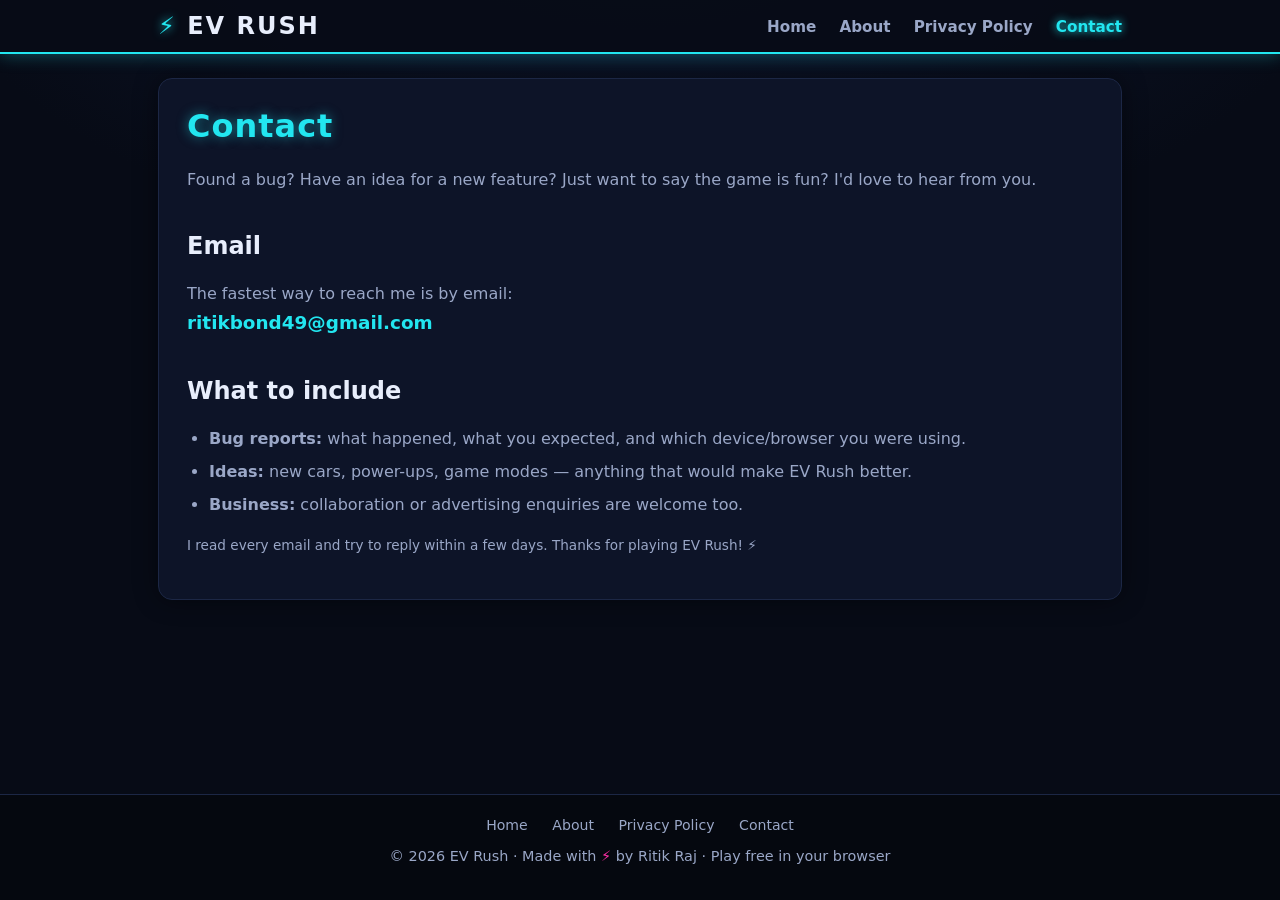
<file: contact.html>
<!DOCTYPE html>
<html lang="en">
<head>
<meta charset="UTF-8">
<meta name="viewport" content="width=device-width, initial-scale=1.0">
<title>Contact — EV Rush</title>
<meta name="description" content="Contact the maker of EV Rush — feedback, bug reports, and questions welcome.">
<link rel="stylesheet" href="style.css">
<meta name="google-adsense-account" content="ca-pub-9282230786844335">
<script async src="https://pagead2.googlesyndication.com/pagead/js/adsbygoogle.js?client=ca-pub-9282230786844335" crossorigin="anonymous"></script>
</head>
<body>

<header class="site-header">
  <div class="header-inner">
    <a class="logo" href="index.html"><span class="bolt">⚡</span> EV RUSH</a>
    <nav class="main-nav">
      <a href="index.html">Home</a>
      <a href="about.html">About</a>
      <a href="privacy.html">Privacy Policy</a>
      <a href="contact.html" class="active">Contact</a>
    </nav>
  </div>
</header>

<main>
  <div class="page-card">
    <h1>Contact</h1>
    <p>
      Found a bug? Have an idea for a new feature? Just want to say the game is fun?
      I'd love to hear from you.
    </p>
    <h2>Email</h2>
    <p>
      The fastest way to reach me is by email:<br>
      <a href="mailto:ritikbond49@gmail.com" style="font-size:1.15rem;font-weight:700">ritikbond49@gmail.com</a>
    </p>
    <h2>What to include</h2>
    <ul>
      <li><b>Bug reports:</b> what happened, what you expected, and which device/browser you were using.</li>
      <li><b>Ideas:</b> new cars, power-ups, game modes — anything that would make EV Rush better.</li>
      <li><b>Business:</b> collaboration or advertising enquiries are welcome too.</li>
    </ul>
    <p class="meta">I read every email and try to reply within a few days. Thanks for playing EV Rush! ⚡</p>
  </div>
</main>

<footer class="site-footer">
  <nav>
    <a href="index.html">Home</a>
    <a href="about.html">About</a>
    <a href="privacy.html">Privacy Policy</a>
    <a href="contact.html">Contact</a>
  </nav>
  <p>© 2026 EV Rush · Made with <span class="heart">⚡</span> by Ritik Raj · Play free in your browser</p>
</footer>

</body>
</html>
</file>
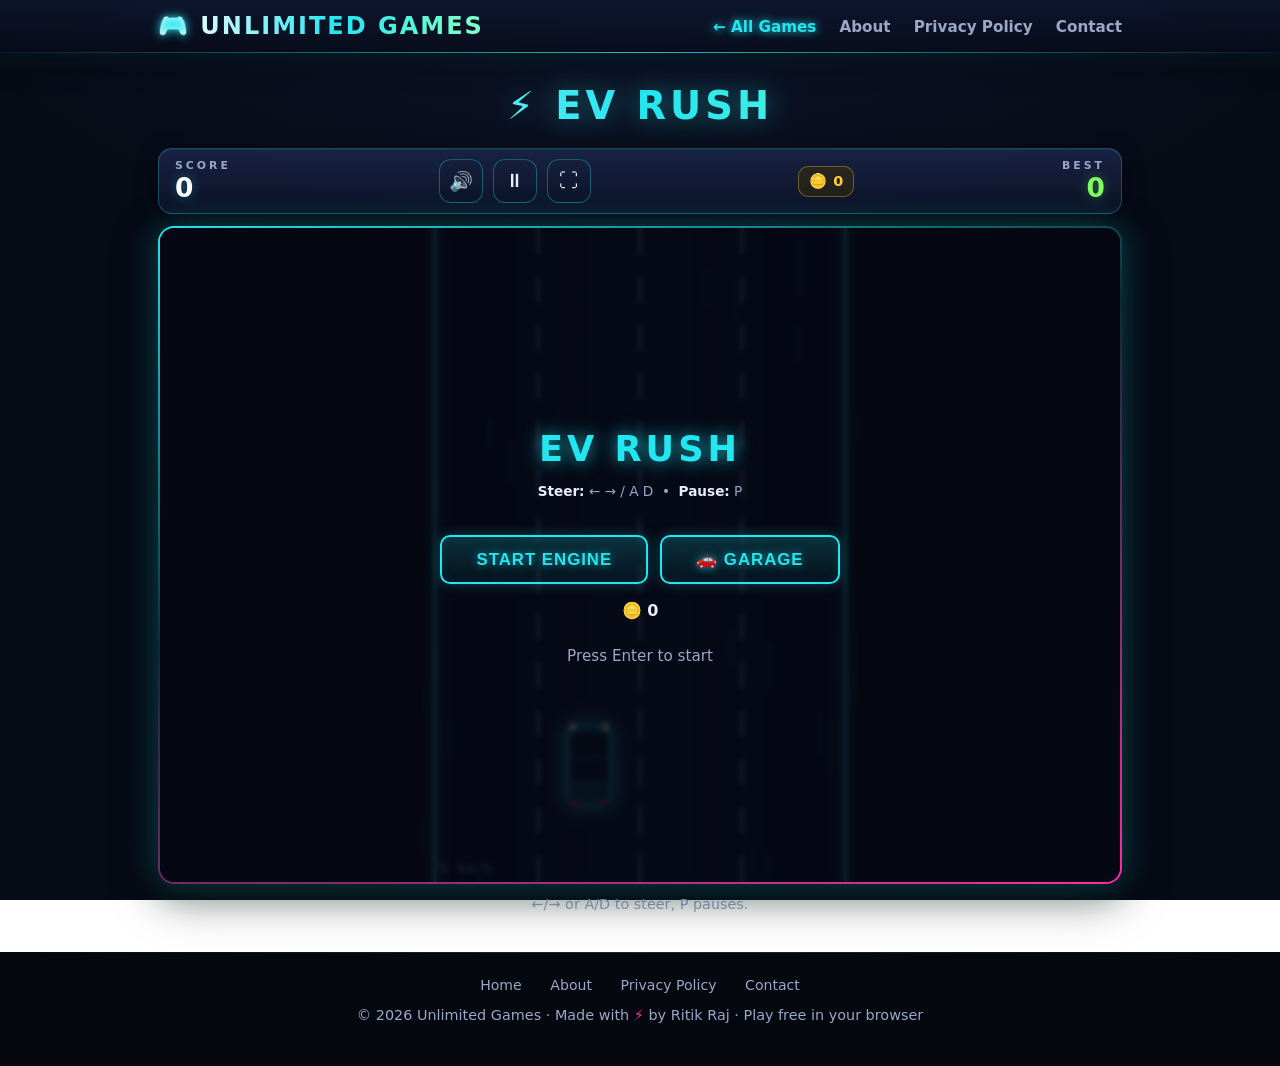
<file: ev-rush.html>
<!DOCTYPE html>
<html lang="en">
<head>
<meta charset="UTF-8">
<meta name="viewport" content="width=device-width, initial-scale=1.0, maximum-scale=1.0, user-scalable=no">
<title>EV Rush — Free Electric Highway Racer Game</title>
<meta name="description" content="EV Rush is a free browser endless-highway racer. Dodge traffic, grab battery pickups, and chase your best score in an original electric sports-car arcade game. No download needed.">
<meta property="og:type" content="website">
<meta property="og:title" content="EV Rush — Free Electric Highway Racer Game">
<meta property="og:description" content="Dodge traffic, grab batteries, beat the high score. Play free in your browser — no download, no signup.">
<meta property="og:url" content="https://ev-rush-game.pages.dev/ev-rush.html">
<meta property="og:image" content="https://ev-rush-game.pages.dev/og-image.png">
<meta name="twitter:card" content="summary_large_image">
<meta name="twitter:title" content="EV Rush — Free Electric Highway Racer Game">
<meta name="twitter:description" content="Dodge traffic, grab batteries, beat the high score. Play free in your browser.">
<meta name="twitter:image" content="https://ev-rush-game.pages.dev/og-image.png">
<link rel="stylesheet" href="style.css">
<style>
/* ---------- Game Zone shared chrome ---------- */
.site-header {
  background: linear-gradient(180deg, rgba(14,23,48,0.88), rgba(7,11,22,0.55));
  backdrop-filter: blur(12px);
  -webkit-backdrop-filter: blur(12px);
  border-bottom: 1px solid transparent;
  border-image: linear-gradient(90deg, transparent, rgba(34,230,240,0.8), transparent) 1;
  box-shadow: 0 8px 30px rgba(0,0,0,0.45), 0 0 24px rgba(34,230,240,0.16);
}
.logo {
  background: linear-gradient(92deg, #ffffff 5%, var(--cyan) 55%, #7dffc9 95%);
  -webkit-background-clip: text; background-clip: text;
  color: transparent; -webkit-text-fill-color: transparent;
}
nav.main-nav a { transition: color 0.2s, text-shadow 0.2s; }
.game-hero { text-align: center; margin: 6px 0 20px; }
.game-hero h1 {
  margin: 0; font-size: 2.4rem; font-weight: 800; letter-spacing: 4px;
  background: linear-gradient(92deg, #c8f6ff 5%, var(--cyan) 50%, #7dffc9 95%);
  -webkit-background-clip: text; background-clip: text;
  color: transparent; -webkit-text-fill-color: transparent;
  filter: drop-shadow(0 0 14px rgba(34,230,240,0.45));
}
.hud {
  display: flex; justify-content: space-between; align-items: center;
  max-width: 100%; margin: 0 auto 12px; padding: 10px 16px;
  background: linear-gradient(180deg, rgba(26,36,70,0.92), rgba(13,20,40,0.92));
  border: 1px solid rgba(34,230,240,0.28); border-radius: 14px;
  box-shadow: 0 6px 22px rgba(0,0,0,0.45), inset 0 1px 0 rgba(255,255,255,0.06);
}
.hud .score-box { text-align: left; }
.hud .label { font-size: 0.68rem; color: var(--muted); letter-spacing: 3px; font-weight: 600; }
.hud .value { font-size: 1.65rem; font-weight: 800; color: #fff; font-variant-numeric: tabular-nums; text-shadow: 0 0 12px rgba(34,230,240,0.35); }
.hud .value.best { color: var(--lime); text-shadow: 0 0 12px rgba(125,255,94,0.35); }
.hud .icon-btns { display: flex; gap: 10px; }
.icon-btn {
  width: 44px; height: 44px; border-radius: 12px; border: 1px solid rgba(34,230,240,0.35);
  background: linear-gradient(180deg, #16203c, #0d1428); color: var(--text); font-size: 1.2rem; cursor: pointer;
  transition: transform 0.15s, box-shadow 0.15s, border-color 0.15s;
}
.icon-btn:hover { border-color: var(--cyan); box-shadow: 0 0 14px rgba(34,230,240,0.35); transform: translateY(-1px); }
.icon-btn:active { transform: translateY(1px) scale(0.96); }
.icon-btn:focus-visible { outline: 2px solid var(--cyan); outline-offset: 2px; }
.stage {
  position: relative; max-width: none; width: 100%; margin: 0 auto;
  border: 2px solid transparent; border-radius: 16px; overflow: hidden;
  background:
    linear-gradient(#0a0f1e, #0a0f1e) padding-box,
    linear-gradient(160deg, var(--cyan), rgba(34,230,240,0.15) 42%, var(--magenta)) border-box;
  box-shadow: 0 0 34px rgba(34,230,240,0.28), 0 14px 44px rgba(0,0,0,0.55);
  animation: stageGlow 4.5s ease-in-out infinite;
}
@keyframes stageGlow {
  0%, 100% { box-shadow: 0 0 26px rgba(34,230,240,0.22), 0 14px 44px rgba(0,0,0,0.55); }
  50% { box-shadow: 0 0 46px rgba(34,230,240,0.40), 0 14px 44px rgba(0,0,0,0.55); }
}
@media (prefers-reduced-motion: reduce) { .stage { animation: none; } }
#gameCanvas { display: block; margin: 0 auto; touch-action: none; }
.overlay {
  position: absolute; inset: 0; display: flex; flex-direction: column;
  align-items: center; justify-content: center; text-align: center;
  background: rgba(5, 8, 18, 0.86); backdrop-filter: blur(2px);
  padding: 24px; z-index: 5;
}
.overlay.hidden { display: none; }
.overlay h2 {
  margin: 0 0 10px; font-size: 2.2rem; letter-spacing: 4px; color: var(--cyan);
  text-shadow: 0 0 18px rgba(34,230,240,0.8);
}
.overlay h2.crash { color: var(--magenta); text-shadow: 0 0 18px rgba(255,46,166,0.8); }
.overlay p { color: var(--muted); margin: 6px 0 14px; line-height: 1.6; font-size: 0.95rem; }
.overlay .keys { font-size: 0.85rem; color: var(--muted); margin-bottom: 18px; line-height: 1.8; }
.overlay .keys b { color: var(--text); }
.big-score { font-size: 3rem; font-weight: 800; color: #fff; margin: 4px 0; font-variant-numeric: tabular-nums; }
.newbest {
  color: var(--lime); font-weight: 800; letter-spacing: 2px; margin: 6px 0 2px;
  animation: pulse 1s infinite;
}
@keyframes pulse { 50% { opacity: 0.45; } }
.overlay .row { display: flex; gap: 12px; margin-top: 14px; flex-wrap: wrap; justify-content: center; }
.btn {
  background: linear-gradient(180deg, rgba(34,230,240,0.18), rgba(34,230,240,0.04));
  transition: transform 0.14s ease, box-shadow 0.2s ease, background 0.2s ease;
}
.btn:hover { background: linear-gradient(180deg, rgba(34,230,240,0.30), rgba(34,230,240,0.08)); box-shadow: 0 0 26px rgba(34,230,240,0.55), 0 6px 18px rgba(0,0,0,0.5); }
.btn:focus-visible { outline: 2px solid var(--cyan); outline-offset: 3px; }
.btn.pink { background: linear-gradient(180deg, rgba(255,46,166,0.18), rgba(255,46,166,0.04)); }
.btn.pink:hover { box-shadow: 0 0 26px rgba(255,46,166,0.55), 0 6px 18px rgba(0,0,0,0.5); }
.site-footer { border-top: 1px solid transparent; border-image: linear-gradient(90deg, transparent, var(--line), transparent) 1; padding: 24px 18px 28px; }
.site-footer nav { margin-bottom: 10px; }
.site-footer nav a { padding: 4px 2px; }
.touch-controls { display: none; max-width: 100%; margin: 12px auto 0; justify-content: space-between; }
.touch-controls button {
  width: 47%; padding: 16px 0; font-size: 1.8rem; border-radius: 14px;
  border: 2px solid rgba(34,230,240,0.55);
  background: linear-gradient(180deg, rgba(20,30,58,0.95), rgba(10,16,34,0.95));
  color: var(--cyan);
  box-shadow: 0 6px 18px rgba(0,0,0,0.5), inset 0 1px 0 rgba(255,255,255,0.07);
  touch-action: none; user-select: none; -webkit-user-select: none;
  transition: transform 0.1s, background 0.15s, box-shadow 0.15s, border-color 0.15s;
}
.touch-controls button:active { background: rgba(34,230,240,0.28); transform: scale(0.97); border-color: var(--cyan); }
@media (pointer: coarse) { .touch-controls { display: flex; } }
.controls-line { text-align: center; color: var(--muted); font-size: 0.9rem; margin: 12px auto 0; max-width: 100%; }
@media (max-width: 480px) {
  .game-hero h1 { font-size: 1.7rem; letter-spacing: 3px; }
  .hud { padding: 8px 12px; border-radius: 12px; }
  .hud .value { font-size: 1.4rem; }
  .overlay h2 { font-size: 1.7rem; }
  .big-score { font-size: 2.4rem; }
}

/* ---- Coins + Garage (Unlimited Games module) ---- */
.coin-chip { display:inline-flex; align-items:center; gap:6px; font-weight:800; color:#ffd12e; font-size:0.9rem; padding:6px 10px; border:1px solid rgba(255,209,46,0.35); border-radius:10px; background:rgba(60,44,8,0.5); white-space:nowrap; }
.car-grid { display:grid; grid-template-columns:repeat(2,minmax(0,1fr)); gap:10px; width:100%; max-width:360px; margin:12px auto 4px; }
.car-card { background:rgba(20,30,58,0.92); border:1px solid rgba(34,230,240,0.25); border-radius:12px; padding:10px 6px; cursor:pointer; transition:transform 0.12s, box-shadow 0.15s, border-color 0.15s; }
.car-card:hover { transform:translateY(-2px); }
.car-card.selected { border-color:var(--lime); box-shadow:0 0 18px rgba(125,255,94,0.35); }
.car-card canvas { width:46px; height:76px; }
.car-card .cname { font-weight:800; font-size:0.85rem; margin:6px 0 2px; color:var(--text); }
.car-card .cstat { font-size:0.75rem; color:var(--muted); min-height:2.3em; line-height:1.5; }
.car-card .cstat .owned { color:var(--lime); font-weight:700; }
.car-card .cstat .price { color:#ffd12e; font-weight:700; }
.hint-line { color:#ffd12e; font-size:0.85rem; min-height:1.4em; margin:6px 0 0; }
.wallet-line { color:var(--text) !important; font-size:1rem !important; font-weight:700 !important; }

/* ---- Responsive stage + fullscreen (Game Zone module) ---- */
.stage:fullscreen, .stage:-webkit-full-screen, .stage:-moz-full-screen, .stage:-ms-fullscreen {
  border-radius: 0 !important; max-width: none !important; width: 100vw !important; height: 100vh !important; margin: 0;
}
.stage.fake-full {
  position: fixed; inset: 0; z-index: 9999;
  width: 100vw !important; height: 100dvh !important;
  max-width: none !important; border-radius: 0; margin: 0;
}

</style>
<meta name="google-adsense-account" content="ca-pub-9282230786844335">
<script async src="https://pagead2.googlesyndication.com/pagead/js/adsbygoogle.js?client=ca-pub-9282230786844335" crossorigin="anonymous"></script>
</head>
<body>

<header class="site-header">
  <div class="header-inner">
    <a class="logo" href="index.html"><span class="bolt">🎮</span> UNLIMITED GAMES</a>
    <nav class="main-nav">
      <a href="index.html" class="active">← All Games</a>
      <a href="about.html">About</a>
      <a href="privacy.html">Privacy Policy</a>
      <a href="contact.html">Contact</a>
    </nav>
  </div>
</header>

<main>
  <div class="game-hero">
    <h1>⚡ EV RUSH</h1>
  </div>

  <div class="hud">
    <div class="score-box">
      <div class="label">SCORE</div>
      <div class="value" id="scoreVal">0</div>
    </div>
    <div class="icon-btns">
      <button class="icon-btn" id="muteBtn" title="Mute / unmute sound (M)" aria-label="Mute sound">🔊</button>
      <button class="icon-btn" id="pauseBtn" title="Pause / resume (P)" aria-label="Pause game">⏸</button>
      <button class="icon-btn" id="fsBtn" title="Fullscreen (F)" aria-label="Toggle fullscreen">⛶</button>
    </div>
    <div class="coin-chip" title="Coins collected this run">🪙 <span id="runCoinsVal">0</span></div>
    <div class="score-box" style="text-align:right">
      <div class="label">BEST</div>
      <div class="value best" id="bestVal">0</div>
    </div>
  </div>

  <div class="stage" id="stage">
    <canvas id="gameCanvas" width="400" height="600"></canvas>

    <div class="overlay" id="startScreen">
      <h2>EV RUSH</h2>
      <div class="keys"><b>Steer:</b> ← → / A D &nbsp;•&nbsp; <b>Pause:</b> P</div>
      <div class="row">
        <button class="btn" id="startBtn">START ENGINE</button>
        <button class="btn" id="garageBtn">🚗 GARAGE</button>
      </div>
      <p class="meta wallet-line" style="margin-top:14px">🪙 <span id="walletVal">0</span></p>
      <p class="meta">Press Enter to start</p>
    </div>

    <div class="overlay hidden" id="garageScreen">
      <h2>GARAGE</h2>
      <p class="meta wallet-line">Wallet: 🪙 <span id="garageWalletVal">0</span></p>
      <div class="car-grid" id="carGrid"></div>
      <p class="hint-line" id="garageHint"></p>
      <div class="row">
        <button class="btn" id="garageBackBtn">← BACK</button>
      </div>
    </div>

    <div class="overlay hidden" id="pauseScreen">
      <h2>PAUSED</h2>
      <div class="row">
        <button class="btn" id="resumeBtn">RESUME</button>
        <button class="btn pink" id="restartBtnPause">RESTART</button>
      </div>
    </div>

    <div class="overlay hidden" id="gameOverScreen">
      <h2 class="crash">CRASHED</h2>
      <div class="newbest hidden" id="newBestTag">★ NEW BEST ★</div>
      <div class="label" style="color:var(--muted);letter-spacing:2px;font-size:0.75rem">FINAL SCORE</div>
      <div class="big-score" id="finalScore">0</div>
      <p id="bestLine">Best: 0</p>
      <p id="coinLine" style="color:#ffd12e;font-weight:700">Coins +0 &middot; Total 🪙 0</p>
      <div class="row">
        <button class="btn" id="restartBtn">RACE AGAIN</button>
      </div>
      <p class="meta" style="margin-top:12px">Press Enter to restart</p>
    </div>
  </div>

  <div class="touch-controls">
    <button id="leftBtn" aria-label="Steer left">◀</button>
    <button id="rightBtn" aria-label="Steer right">▶</button>
  </div>

  <p class="controls-line">←/→ or A/D to steer, P pauses.</p>
</main>

<footer class="site-footer">
  <nav>
    <a href="index.html">Home</a>
    <a href="about.html">About</a>
    <a href="privacy.html">Privacy Policy</a>
    <a href="contact.html">Contact</a>
  </nav>
  <p>© 2026 Unlimited Games · Made with <span class="heart">⚡</span> by Ritik Raj · Play free in your browser</p>
</footer>

<script>
/* ============================================================
   EV RUSH — original endless highway racer
   Canvas only. No external assets. Plain ES5-ish JS.
   ============================================================ */
(function () {
'use strict';

/* ---------------- Canvas & constants ---------------- */
var canvas = document.getElementById('gameCanvas');
var ctx = canvas.getContext('2d');
var W = canvas.width;    // 400
var H = canvas.height;   // 600

var LANES = 4;
var ROAD_X0 = 14, ROAD_X1 = W - 14;
var LANE_W = (ROAD_X1 - ROAD_X0) / LANES;

function laneX(i) { return ROAD_X0 + LANE_W * (i + 0.5); }

var ST = { START: 0, PLAY: 1, PAUSE: 2, OVER: 3 };
var state = ST.START;

/* ---------------- DOM refs ---------------- */
var scoreVal = document.getElementById('scoreVal');
var bestVal = document.getElementById('bestVal');
var finalScoreEl = document.getElementById('finalScore');
var bestLine = document.getElementById('bestLine');
var newBestTag = document.getElementById('newBestTag');
var startScreen = document.getElementById('startScreen');
var pauseScreen = document.getElementById('pauseScreen');
var gameOverScreen = document.getElementById('gameOverScreen');
var startBtn = document.getElementById('startBtn');
var resumeBtn = document.getElementById('resumeBtn');
var restartBtn = document.getElementById('restartBtn');
var restartBtnPause = document.getElementById('restartBtnPause');
var pauseBtn = document.getElementById('pauseBtn');
var muteBtn = document.getElementById('muteBtn');
var leftBtn = document.getElementById('leftBtn');
var rightBtn = document.getElementById('rightBtn');
var runCoinsVal = document.getElementById('runCoinsVal');
var coinLine = document.getElementById('coinLine');
var garageScreen = document.getElementById('garageScreen');
var carGrid = document.getElementById('carGrid');
var garageHint = document.getElementById('garageHint');
var garageBtn = document.getElementById('garageBtn');
var garageBackBtn = document.getElementById('garageBackBtn');

/* ---------------- Best score (localStorage, guarded) ---------------- */
var best = 0;
try { best = parseInt(localStorage.getItem('evrush_best') || '0', 10) || 0; } catch (e) { best = 0; }
function saveBest() {
  try { localStorage.setItem('evrush_best', String(best)); } catch (e) { /* storage unavailable */ }
}
bestVal.textContent = best;

/* ---------------- Coins wallet + garage (localStorage, guarded) ---------------- */
var CARS = [
  { id: 'volt',    name: 'Volt',      price: 0,    body: '#0e5f74', glow: '#22e6f0' },
  { id: 'blaze',   name: 'Blaze',     price: 150,  body: '#8a2410', glow: '#ff6a2e', acc: '#ffd12e' },
  { id: 'phantom', name: 'Phantom',   price: 400,  body: '#17102b', glow: '#b04dff', acc: '#5a2ea6' },
  { id: 'gold',    name: 'Gold Rush', price: 1000, body: '#6b4a08', glow: '#ffd12e', acc: '#fff3c4' }
];
var CAR_IDS = { volt: 1, blaze: 1, phantom: 1, gold: 1 }; // whitelist: only these ids are trusted
function carById(id) {
  for (var i = 0; i < CARS.length; i++) if (CARS[i].id === id) return CARS[i];
  return CARS[0];
}
var coins = 0, owned = ['volt'], carId = 'volt';
try {
  var _c = parseInt(localStorage.getItem('evrush_coins') || '0', 10);
  coins = (isNaN(_c) || _c < 0) ? 0 : _c; // tamper-proof: NaN / negative -> 0
} catch (e) { coins = 0; }
try {
  var _o = JSON.parse(localStorage.getItem('evrush_owned') || '["volt"]');
  if (Array.isArray(_o) && _o.length) {
    var _ok = [];
    for (var i = 0; i < _o.length; i++) if (CAR_IDS[_o[i]] && _ok.indexOf(_o[i]) < 0) _ok.push(_o[i]);
    if (_ok.length) owned = _ok;
  }
} catch (e) { owned = ['volt']; } // corrupt JSON -> safe default
try {
  var _cid = localStorage.getItem('evrush_car');
  if (_cid && CAR_IDS[_cid]) carId = _cid;
} catch (e) { carId = 'volt'; }
if (owned.indexOf(carId) < 0) carId = 'volt';
function saveCoins() { try { localStorage.setItem('evrush_coins', String(coins)); } catch (e) {} }
function saveOwned() { try { localStorage.setItem('evrush_owned', JSON.stringify(owned)); } catch (e) {} }
function saveCar() { try { localStorage.setItem('evrush_car', carId); } catch (e) {} }
function updateWallet() {
  var w1 = document.getElementById('walletVal');
  var w2 = document.getElementById('garageWalletVal');
  if (w1) w1.textContent = coins;
  if (w2) w2.textContent = coins;
}
updateWallet();
var audioCtx = null;
var muted = false;
function ensureAudio() {
  if (!audioCtx) {
    try { audioCtx = new (window.AudioContext || window.webkitAudioContext)(); } catch (e) { audioCtx = null; }
  }
  if (audioCtx && audioCtx.state === 'suspended') { audioCtx.resume(); }
}
function beep(freq, dur, type, vol) {
  if (muted) return;
  ensureAudio();
  if (!audioCtx) return;
  try {
    var o = audioCtx.createOscillator();
    var g = audioCtx.createGain();
    o.type = type || 'sine';
    o.frequency.value = freq;
    g.gain.setValueAtTime(vol || 0.07, audioCtx.currentTime);
    g.gain.exponentialRampToValueAtTime(0.0001, audioCtx.currentTime + dur);
    o.connect(g); g.connect(audioCtx.destination);
    o.start(); o.stop(audioCtx.currentTime + dur);
  } catch (e) { /* ignore */ }
}
function sfxPickup() { beep(880, 0.09, 'square', 0.05); setTimeout(function () { beep(1318, 0.12, 'square', 0.05); }, 70); }
function sfxNearMiss() { beep(1567, 0.07, 'triangle', 0.05); }
function sfxCoin() { beep(1175, 0.08, 'square', 0.05); setTimeout(function () { beep(1760, 0.12, 'square', 0.05); }, 65); }
function sfxCrash() { beep(150, 0.35, 'sawtooth', 0.10); setTimeout(function () { beep(80, 0.45, 'sawtooth', 0.09); }, 110); }
function sfxClick() { beep(520, 0.06, 'triangle', 0.05); }

/* ---------------- Game state ---------------- */
var player, traffic, batteries, coinPicks, particles, floaters, streaks;
var score, speed, elapsed, spawnTimer, battTimer, coinTimer, dashOffset, flashT, runCoins;

var TRAFFIC_COLORS = ['#ff4d5e', '#ff9f2e', '#b04dff', '#ffd12e', '#4da6ff'];

function resetGame() {
  player = {
    x: laneX(1), y: H - 110, w: 46, h: 78,
    steer: 0, // -1 left, +1 right
    tilt: 0
  };
  traffic = [];
  batteries = [];
  coinPicks = [];
  particles = [];
  floaters = [];
  streaks = [];
  for (var i = 0; i < 36; i++) {
    streaks.push({ x: Math.random() * W, y: Math.random() * H, len: 18 + Math.random() * 30 });
  }
  score = 0; speed = 270; elapsed = 0;
  spawnTimer = 0.9; battTimer = 2.2; coinTimer = 1.4; dashOffset = 0; flashT = 0;
  runCoins = 0;
  updateHUD();
}

function updateHUD() {
  scoreVal.textContent = Math.floor(score);
  bestVal.textContent = best;
  if (runCoinsVal) runCoinsVal.textContent = runCoins;
}

function showOverlay(el) {
  startScreen.classList.add('hidden');
  pauseScreen.classList.add('hidden');
  gameOverScreen.classList.add('hidden');
  garageScreen.classList.add('hidden');
  if (el) el.classList.remove('hidden');
}

/* ---------------- Input: keyboard ---------------- */
var keys = { left: false, right: false };
var inGarage = false;
window.addEventListener('keydown', function (e) {
  var k = e.key;
  if (k === 'ArrowLeft' || k === 'a' || k === 'A') { keys.left = true; e.preventDefault(); }
  else if (k === 'ArrowRight' || k === 'd' || k === 'D') { keys.right = true; e.preventDefault(); }
  else if (k === 'p' || k === 'P') { togglePause(); }
  else if (k === 'm' || k === 'M') { toggleMute(); }
  else if (k === 'Enter' || k === ' ') {
    if (inGarage) { closeGarage(); e.preventDefault(); }
    else if (state === ST.START) { startGame(); e.preventDefault(); }
    else if (state === ST.OVER) { startGame(); e.preventDefault(); }
  }
});
window.addEventListener('keyup', function (e) {
  var k = e.key;
  if (k === 'ArrowLeft' || k === 'a' || k === 'A') keys.left = false;
  else if (k === 'ArrowRight' || k === 'd' || k === 'D') keys.right = false;
});

/* ---------------- Input: touch swipe on canvas ---------------- */
var touching = false;
function canvasX(clientX) {
  var r = canvas.getBoundingClientRect();
  return (clientX - r.left) * (W / r.width);
}
canvas.addEventListener('touchstart', function (e) {
  touching = true;
  player.targetX = canvasX(e.touches[0].clientX);
  e.preventDefault();
}, { passive: false });
canvas.addEventListener('touchmove', function (e) {
  if (touching) player.targetX = canvasX(e.touches[0].clientX);
  e.preventDefault();
}, { passive: false });
canvas.addEventListener('touchend', function () { touching = false; player.targetX = null; });

/* ---------------- Input: on-screen buttons ---------------- */
function bindHold(btn, key) {
  var on = function (e) { keys[key] = true; ensureAudio(); e.preventDefault(); };
  var off = function (e) { keys[key] = false; if (e) e.preventDefault(); };
  btn.addEventListener('touchstart', on, { passive: false });
  btn.addEventListener('touchend', off);
  btn.addEventListener('touchcancel', off);
  btn.addEventListener('mousedown', on);
  btn.addEventListener('mouseup', off);
  btn.addEventListener('mouseleave', off);
}
bindHold(leftBtn, 'left');
bindHold(rightBtn, 'right');

/* ---------------- Buttons & overlays ---------------- */
function startGame() {
  ensureAudio(); sfxClick();
  resetGame();
  state = ST.PLAY;
  showOverlay(null);
}
function togglePause() {
  if (state === ST.PLAY) {
    state = ST.PAUSE; sfxClick(); showOverlay(pauseScreen);
  } else if (state === ST.PAUSE) {
    state = ST.PLAY; sfxClick(); showOverlay(null);
  }
}
function toggleMute() {
  muted = !muted;
  muteBtn.textContent = muted ? '🔇' : '🔊';
}
function gameOver() {
  state = ST.OVER;
  sfxCrash();
  flashT = 0.5;
  // explosion particles
  for (var i = 0; i < 46; i++) {
    var a = Math.random() * Math.PI * 2, sp = 60 + Math.random() * 260;
    particles.push({
      x: player.x, y: player.y, vx: Math.cos(a) * sp, vy: Math.sin(a) * sp,
      life: 0.5 + Math.random() * 0.6, max: 1.1,
      color: ['#ff4d5e', '#ffd12e', '#22e6f0'][i % 3], size: 2 + Math.random() * 4
    });
  }
  var fs = Math.floor(score);
  var isBest = fs > best;
  if (isBest) { best = fs; saveBest(); }
  finalScoreEl.textContent = fs;
  bestLine.textContent = 'Best: ' + best;
  coinLine.textContent = 'Coins +' + runCoins + ' \u00b7 Total \uD83E\uDE99 ' + coins;
  newBestTag.classList.toggle('hidden', !isBest);
  updateHUD();
  showOverlay(gameOverScreen);
}

/* ---------------- Garage UI ---------------- */
function previewCar(cv, car) {
  var g = cv.getContext('2d');
  var saved = ctx;
  ctx = g;
  g.clearRect(0, 0, cv.width, cv.height);
  drawCar(cv.width / 2, cv.height / 2, 40, 68, car.body, car.glow, 0, car.acc);
  ctx = saved;
}
function buildGarage() {
  carGrid.innerHTML = '';
  for (var i = 0; i < CARS.length; i++) {
    (function (car) {
      var card = document.createElement('div');
      card.className = 'car-card' + (car.id === carId ? ' selected' : '');
      var cv = document.createElement('canvas');
      cv.width = 46; cv.height = 76;
      card.appendChild(cv);
      var nm = document.createElement('div');
      nm.className = 'cname'; nm.textContent = car.name;
      card.appendChild(nm);
      var st = document.createElement('div');
      st.className = 'cstat';
      var isOwned = owned.indexOf(car.id) >= 0;
      if (car.id === carId) st.innerHTML = '<span class="owned">SELECTED \u2713</span>';
      else if (isOwned) st.innerHTML = '<span class="owned">OWNED \u2014 tap to select</span>';
      else st.innerHTML = '<span class="price">\uD83E\uDE99 ' + car.price + '</span>';
      card.appendChild(st);
      card.addEventListener('click', function () { garagePick(car); });
      carGrid.appendChild(card);
      previewCar(cv, car);
    })(CARS[i]);
  }
  updateWallet();
}
function garagePick(car) {
  ensureAudio(); sfxClick();
  if (owned.indexOf(car.id) >= 0) {
    carId = car.id; saveCar();
    garageHint.textContent = car.name + ' selected!';
  } else if (coins >= car.price) {
    coins -= car.price;
    owned.push(car.id);
    carId = car.id;
    saveCoins(); saveOwned(); saveCar();
    garageHint.textContent = car.name + ' unlocked! \uD83E\uDE99';
  } else {
    garageHint.textContent = 'Need ' + (car.price - coins) + ' more coins \uD83E\uDE99';
  }
  buildGarage();
}
function openGarage() {
  ensureAudio(); sfxClick();
  inGarage = true;
  garageHint.textContent = '';
  buildGarage();
  showOverlay(garageScreen);
}
function closeGarage() {
  sfxClick();
  inGarage = false;
  updateWallet();
  showOverlay(startScreen);
}
garageBtn.addEventListener('click', openGarage);
garageBackBtn.addEventListener('click', closeGarage);

startBtn.addEventListener('click', startGame);
restartBtn.addEventListener('click', startGame);
restartBtnPause.addEventListener('click', startGame);
resumeBtn.addEventListener('click', togglePause);
pauseBtn.addEventListener('click', function () { if (state === ST.PLAY || state === ST.PAUSE) togglePause(); });
muteBtn.addEventListener('click', toggleMute);

/* ---------------- Spawners ---------------- */
function laneFree(lane, minY) {
  for (var i = 0; i < traffic.length; i++) {
    var c = traffic[i];
    if (c.lane === lane && c.y < minY) return false;
  }
  return true;
}
function spawnTraffic() {
  // pick a lane that has no car near the top
  var freeLanes = [];
  for (var l = 0; l < LANES; l++) if (laneFree(l, 170)) freeLanes.push(l);
  if (freeLanes.length === 0) return;
  var lane = freeLanes[(Math.random() * freeLanes.length) | 0];
  traffic.push({
    lane: lane, x: laneX(lane), y: -90, w: 46, h: 78,
    spd: speed * (0.50 + Math.random() * 0.22),
    color: TRAFFIC_COLORS[(Math.random() * TRAFFIC_COLORS.length) | 0],
    passed: false, nearMissed: false
  });
  // occasionally a second car in another free lane (never block all lanes)
  if (Math.random() < 0.28 && freeLanes.length > 2) {
    var others = freeLanes.filter(function (l) { return l !== lane; });
    var lane2 = others[(Math.random() * others.length) | 0];
    traffic.push({
      lane: lane2, x: laneX(lane2), y: -190, w: 46, h: 78,
      spd: speed * (0.50 + Math.random() * 0.22),
      color: TRAFFIC_COLORS[(Math.random() * TRAFFIC_COLORS.length) | 0],
      passed: false, nearMissed: false
    });
  }
}
function spawnBattery() {
  var lane = (Math.random() * LANES) | 0;
  batteries.push({ x: laneX(lane), y: -40, w: 26, h: 38, spd: speed * 0.62, bob: Math.random() * 6.28 });
}
function spawnCoin() {
  var lane = (Math.random() * LANES) | 0;
  coinPicks.push({ x: laneX(lane), y: -30, r: 13, spd: speed * 0.62, bob: Math.random() * 6.28 });
}
function addFloater(x, y, txt, color) {
  floaters.push({ x: x, y: y, txt: txt, color: color || '#fff', life: 1.0 });
}
function burst(x, y, color, n) {
  for (var i = 0; i < n; i++) {
    var a = Math.random() * Math.PI * 2, sp = 40 + Math.random() * 160;
    particles.push({
      x: x, y: y, vx: Math.cos(a) * sp, vy: Math.sin(a) * sp - 60,
      life: 0.4 + Math.random() * 0.4, max: 0.8,
      color: color, size: 2 + Math.random() * 3
    });
  }
}

/* ---------------- Collision ---------------- */
function rectsOverlap(a, b, pad) {
  pad = pad || 0;
  return a.x - a.w / 2 + pad < b.x + b.w / 2 - pad &&
         a.x + a.w / 2 - pad > b.x - b.w / 2 + pad &&
         a.y - a.h / 2 + pad < b.y + b.h / 2 - pad &&
         a.y + a.h / 2 - pad > b.y - b.h / 2 + pad;
}

/* ---------------- Update ---------------- */
function update(dt) {
  elapsed += dt;
  // difficulty ramp
  speed = Math.min(720, 270 + elapsed * 6);
  score += speed * dt * 0.02;
  dashOffset = (dashOffset + speed * dt) % 44;

  // player steering
  var dir = 0;
  if (keys.left) dir -= 1;
  if (keys.right) dir += 1;
  if (touching && player.targetX != null) {
    var dx = player.targetX - player.x;
    if (Math.abs(dx) > 4) dir = dx > 0 ? 1 : -1;
  }
  var steerSpeed = touching && player.targetX != null ? 520 : 340;
  player.x += dir * steerSpeed * dt;
  var minX = ROAD_X0 + player.w / 2 + 2, maxX = ROAD_X1 - player.w / 2 - 2;
  if (player.x < minX) player.x = minX;
  if (player.x > maxX) player.x = maxX;
  player.tilt += ((dir * 0.16) - player.tilt) * Math.min(1, dt * 10);

  // spawn traffic
  spawnTimer -= dt;
  if (spawnTimer <= 0) {
    spawnTraffic();
    var interval = Math.max(0.42, 1.05 - elapsed * 0.012);
    spawnTimer = interval * (0.8 + Math.random() * 0.4);
  }
  // spawn batteries
  battTimer -= dt;
  if (battTimer <= 0) {
    spawnBattery();
    battTimer = 2.6 + Math.random() * 2.4;
  }
  // spawn coins
  coinTimer -= dt;
  if (coinTimer <= 0) {
    spawnCoin();
    coinTimer = 1.8 + Math.random() * 2.2;
  }

  // traffic movement + scoring + collisions
  for (var i = traffic.length - 1; i >= 0; i--) {
    var c = traffic[i];
    c.y += c.spd * dt;
    // overtake bonus
    if (!c.passed && c.y - c.h / 2 > player.y + player.h / 2) {
      c.passed = true;
      score += 10;
    }
    // near-miss: close horizontally while overlapping vertically, no crash
    if (!c.nearMissed && !c.passed) {
      var vOverlap = Math.abs(c.y - player.y) < (c.h + player.h) / 2;
      if (vOverlap) {
        var gap = Math.abs(c.x - player.x) - (c.w + player.w) / 2;
        if (gap > -6 && gap < 16) {
          c.nearMissed = true;
          score += 25;
          sfxNearMiss();
          addFloater(player.x, player.y - 70, 'NEAR MISS +25', '#ffd12e');
        }
      }
    }
    // crash check
    if (rectsOverlap(player, c, 9)) {
      gameOver();
      return;
    }
    if (c.y - c.h / 2 > H + 60) traffic.splice(i, 1);
  }

  // batteries
  for (var j = batteries.length - 1; j >= 0; j--) {
    var b = batteries[j];
    b.y += b.spd * dt;
    b.bob += dt * 6;
    if (rectsOverlap(player, b, 2)) {
      score += 50;
      sfxPickup();
      addFloater(b.x, b.y - 20, '+50', '#7dff5e');
      burst(b.x, b.y, '#7dff5e', 14);
      batteries.splice(j, 1);
      continue;
    }
    if (b.y - b.h > H + 40) batteries.splice(j, 1);
  }

  // coins: collect on touch
  for (var q = coinPicks.length - 1; q >= 0; q--) {
    var cp = coinPicks[q];
    cp.y += cp.spd * dt;
    cp.bob += dt * 6;
    if (Math.abs(cp.x - player.x) < (player.w / 2 + cp.r) &&
        Math.abs(cp.y - player.y) < (player.h / 2 + cp.r)) {
      runCoins++;
      coins++;
      saveCoins();
      sfxCoin();
      addFloater(cp.x, cp.y - 24, '+1 \uD83E\uDE99', '#ffd12e');
      burst(cp.x, cp.y, '#ffd12e', 12);
      coinPicks.splice(q, 1);
      continue;
    }
    if (cp.y - cp.r > H + 40) coinPicks.splice(q, 1);
  }

  // particles
  for (var p = particles.length - 1; p >= 0; p--) {
    var pt = particles[p];
    pt.x += pt.vx * dt; pt.y += pt.vy * dt; pt.vy += 260 * dt;
    pt.life -= dt;
    if (pt.life <= 0) particles.splice(p, 1);
  }
  // floating texts
  for (var f = floaters.length - 1; f >= 0; f--) {
    var ft = floaters[f];
    ft.y -= 46 * dt; ft.life -= dt;
    if (ft.life <= 0) floaters.splice(f, 1);
  }
  // speed streaks
  for (var s = 0; s < streaks.length; s++) {
    var st = streaks[s];
    st.y += (speed * 1.9 + 120) * dt;
    if (st.y > H + 40) { st.y = -40; st.x = Math.random() * W; }
  }
  if (flashT > 0) flashT -= dt;

  updateHUD();
}

/* ---------------- Drawing ---------------- */
function roundRect(x, y, w, h, r) {
  ctx.beginPath();
  ctx.moveTo(x + r, y);
  ctx.arcTo(x + w, y, x + w, y + h, r);
  ctx.arcTo(x + w, y + h, x, y + h, r);
  ctx.arcTo(x, y + h, x, y, r);
  ctx.arcTo(x, y, x + w, y, r);
  ctx.closePath();
}

function drawRoad() {
  // asphalt
  var g = ctx.createLinearGradient(ROAD_X0, 0, ROAD_X1, 0);
  g.addColorStop(0, '#0b1122'); g.addColorStop(0.5, '#101a36'); g.addColorStop(1, '#0b1122');
  ctx.fillStyle = g;
  ctx.fillRect(0, 0, W, H);

  // side shoulders
  ctx.fillStyle = '#070b16';
  ctx.fillRect(0, 0, ROAD_X0, H);
  ctx.fillRect(ROAD_X1, 0, W - ROAD_X0, H);

  // neon edge lines
  ctx.save();
  ctx.shadowColor = '#22e6f0'; ctx.shadowBlur = 12;
  ctx.fillStyle = '#22e6f0';
  ctx.fillRect(ROAD_X0 - 3, 0, 3, H);
  ctx.fillRect(ROAD_X1, 0, 3, H);
  ctx.restore();

  // lane dashes
  ctx.fillStyle = 'rgba(160,190,255,0.55)';
  for (var l = 1; l < LANES; l++) {
    var x = ROAD_X0 + LANE_W * l;
    for (var y = -44 + (dashOffset % 44); y < H + 44; y += 44) {
      ctx.fillRect(x - 2, y, 4, 24);
    }
  }

  // speed streaks
  ctx.strokeStyle = 'rgba(34,230,240,0.16)';
  ctx.lineWidth = 2;
  for (var s = 0; s < streaks.length; s++) {
    var st = streaks[s];
    ctx.beginPath();
    ctx.moveTo(st.x, st.y);
    ctx.lineTo(st.x, st.y + st.len);
    ctx.stroke();
  }
}

function drawCar(x, y, w, h, body, glow, tilt, acc) {
  ctx.save();
  ctx.translate(x, y);
  if (tilt) ctx.rotate(tilt);
  ctx.shadowColor = glow; ctx.shadowBlur = 16;
  // body
  ctx.fillStyle = body;
  roundRect(-w / 2, -h / 2, w, h, 9);
  ctx.fill();
  ctx.shadowBlur = 0;
  // windshield + roof
  ctx.fillStyle = 'rgba(10,16,34,0.92)';
  roundRect(-w / 2 + 7, -h / 2 + 10, w - 14, 20, 5); ctx.fill();
  ctx.fillStyle = 'rgba(20,30,60,0.95)';
  roundRect(-w / 2 + 6, -h / 2 + 32, w - 12, 22, 5); ctx.fill();
  // neon trim
  ctx.strokeStyle = glow; ctx.lineWidth = 2;
  roundRect(-w / 2 + 3, -h / 2 + 3, w - 6, h - 6, 8); ctx.stroke();
  // racing stripe (garage cars)
  if (acc) {
    ctx.globalAlpha = 0.9;
    ctx.fillStyle = acc;
    roundRect(-5, -h / 2 + 4, 10, h - 8, 4); ctx.fill();
    ctx.globalAlpha = 1;
  }
  // headlights (front = top)
  ctx.fillStyle = '#fffbe8';
  ctx.beginPath(); ctx.arc(-w / 2 + 8, -h / 2 + 4, 4, 0, 6.3); ctx.fill();
  ctx.beginPath(); ctx.arc(w / 2 - 8, -h / 2 + 4, 4, 0, 6.3); ctx.fill();
  // taillights (rear = bottom)
  ctx.fillStyle = '#ff2e4d';
  ctx.fillRect(-w / 2 + 5, h / 2 - 7, 10, 4);
  ctx.fillRect(w / 2 - 15, h / 2 - 7, 10, 4);
  ctx.restore();
}

function drawBattery(b) {
  var bobX = Math.sin(b.bob) * 4;
  ctx.save();
  ctx.translate(b.x + bobX, b.y);
  ctx.shadowColor = '#7dff5e'; ctx.shadowBlur = 14;
  // cell capsule
  ctx.fillStyle = 'rgba(20,60,24,0.95)';
  roundRect(-b.w / 2, -b.h / 2, b.w, b.h, 8); ctx.fill();
  ctx.strokeStyle = '#7dff5e'; ctx.lineWidth = 2;
  roundRect(-b.w / 2, -b.h / 2, b.w, b.h, 8); ctx.stroke();
  // lightning bolt
  ctx.fillStyle = '#7dff5e';
  ctx.beginPath();
  ctx.moveTo(3, -b.h / 2 + 5);
  ctx.lineTo(-7, 3);
  ctx.lineTo(-1, 3);
  ctx.lineTo(-3, b.h / 2 - 5);
  ctx.lineTo(7, -3);
  ctx.lineTo(1, -3);
  ctx.closePath();
  ctx.fill();
  ctx.restore();
}

function drawCoin(c) {
  var bobX = Math.sin(c.bob) * 4;
  ctx.save();
  ctx.translate(c.x + bobX, c.y);
  ctx.shadowColor = '#ffd12e'; ctx.shadowBlur = 14;
  var g = ctx.createRadialGradient(-4, -4, 2, 0, 0, c.r + 3);
  g.addColorStop(0, '#fff3c4'); g.addColorStop(0.55, '#ffd12e'); g.addColorStop(1, '#b8860b');
  ctx.fillStyle = g;
  ctx.beginPath(); ctx.arc(0, 0, c.r, 0, 6.3); ctx.fill();
  ctx.shadowBlur = 0;
  ctx.strokeStyle = '#8a5f00'; ctx.lineWidth = 2;
  ctx.beginPath(); ctx.arc(0, 0, c.r, 0, 6.3); ctx.stroke();
  ctx.strokeStyle = 'rgba(138,95,0,0.85)';
  ctx.beginPath(); ctx.arc(0, 0, c.r - 5, 0, 6.3); ctx.stroke();
  ctx.restore();
}

function render() {
  drawRoad();

  // batteries
  for (var i = 0; i < batteries.length; i++) drawBattery(batteries[i]);

  // coins
  for (var qi = 0; qi < coinPicks.length; qi++) drawCoin(coinPicks[qi]);

  // traffic
  for (var t = 0; t < traffic.length; t++) {
    var c = traffic[t];
    drawCar(c.x, c.y, c.w, c.h, '#232c4e', c.color, 0);
  }

  // player (drawn even on game-over, buried in particles)
  if (player) {
    var pc = carById(carId);
    drawCar(player.x, player.y, player.w, player.h, pc.body, pc.glow, player.tilt, pc.acc);
  }

  // particles
  for (var p = 0; p < particles.length; p++) {
    var pt = particles[p];
    ctx.globalAlpha = Math.max(0, pt.life / pt.max);
    ctx.fillStyle = pt.color;
    ctx.fillRect(pt.x - pt.size / 2, pt.y - pt.size / 2, pt.size, pt.size);
  }
  ctx.globalAlpha = 1;

  // floating texts
  ctx.textAlign = 'center';
  ctx.font = 'bold 17px "Segoe UI", Arial, sans-serif';
  for (var f = 0; f < floaters.length; f++) {
    var ft = floaters[f];
    ctx.globalAlpha = Math.max(0, Math.min(1, ft.life * 1.6));
    ctx.fillStyle = ft.color;
    ctx.shadowColor = ft.color; ctx.shadowBlur = 8;
    ctx.fillText(ft.txt, ft.x, ft.y);
  }
  ctx.globalAlpha = 1; ctx.shadowBlur = 0;

  // crash flash
  if (flashT > 0) {
    ctx.fillStyle = 'rgba(255,46,80,' + (flashT * 0.9).toFixed(2) + ')';
    ctx.fillRect(0, 0, W, H);
  }

  // speed readout (bottom-left, subtle)
  ctx.textAlign = 'left';
  ctx.font = 'bold 13px monospace';
  ctx.fillStyle = 'rgba(154,167,199,0.85)';
  ctx.fillText(Math.round(speed * 0.28) + ' km/h', 10, H - 12);
}

/* ---------------- Main loop ---------------- */
var lastT = 0;
function frame(t) {
  requestAnimationFrame(frame);
  var dt = (t - lastT) / 1000;
  lastT = t;
  if (!(dt > 0)) return;
  if (dt > 0.05) dt = 0.05; // clamp tab-switch jumps
  if (state === ST.PLAY) update(dt);
  else if (state === ST.OVER && particles.length) {
    // let crash particles settle on game-over screen
    for (var p = particles.length - 1; p >= 0; p--) {
      var pt = particles[p];
      pt.x += pt.vx * dt; pt.y += pt.vy * dt; pt.vy += 260 * dt;
      pt.life -= dt;
      if (pt.life <= 0) particles.splice(p, 1);
    }
    if (flashT > 0) flashT -= dt;
  }
  render();
}

/* ---------------- Init ---------------- */
resetGame();
showOverlay(startScreen);
requestAnimationFrame(function (t) { lastT = t; requestAnimationFrame(frame); });

})();
</script>
<script>
/* === Game Zone: responsive stage + fullscreen-on-play (shared module) === */
(function () {
'use strict';
var stage = document.getElementById('stage');
var canvas = document.getElementById('gameCanvas');
var fsBtn = document.getElementById('fsBtn');
if (!stage || !canvas) return;
var CW = parseInt(canvas.getAttribute('width'), 10) || 400;
var CH = parseInt(canvas.getAttribute('height'), 10) || 600;

function isFs() {
  return document.fullscreenElement === stage ||
         document.webkitFullscreenElement === stage ||
         document.mozFullScreenElement === stage ||
         document.msFullscreenElement === stage ||
         stage.classList.contains('fake-full');
}
function fitStage() {
  var vw = window.innerWidth, vh = window.innerHeight;
  var boxW, boxH;
  if (isFs()) { boxW = vw; boxH = vh; }
  else {
    boxW = stage.parentElement ? stage.parentElement.clientWidth : vw;
    var top = stage.getBoundingClientRect().top;
    boxH = Math.max(280, vh - top - 16);
  }
  var s = Math.min(boxW / CW, boxH / CH);
  var cw = Math.max(1, Math.floor(CW * s));
  var ch = Math.max(1, Math.floor(CH * s));
  canvas.style.width = cw + 'px';
  canvas.style.height = ch + 'px';
  if (isFs()) { stage.style.width = vw + 'px'; stage.style.height = vh + 'px'; }
  else { stage.style.width = '100%'; stage.style.height = ch + 'px'; }
}
function requestFs(el) {
  try {
    if (el.requestFullscreen) return el.requestFullscreen();
    if (el.webkitRequestFullscreen) return el.webkitRequestFullscreen();
    if (el.mozRequestFullScreen) return el.mozRequestFullScreen();
    if (el.msRequestFullscreen) return el.msRequestFullscreen();
  } catch (e) { /* handled by caller */ }
  return null;
}
function exitFs() {
  try {
    if (document.exitFullscreen && document.fullscreenElement) return document.exitFullscreen();
    if (document.webkitExitFullscreen && document.webkitFullscreenElement) return document.webkitExitFullscreen();
    if (document.mozCancelFullScreen && document.mozFullScreenElement) return document.mozCancelFullScreen();
    if (document.msExitFullscreen && document.msFullscreenElement) return document.msExitFullscreen();
  } catch (e) { /* ignore */ }
  return null;
}
function hasNativeFs() {
  return !!(stage.requestFullscreen || stage.webkitRequestFullscreen || stage.mozRequestFullScreen || stage.msRequestFullscreen);
}
function fakeFull() {
  if (document.fullscreenElement || document.webkitFullscreenElement ||
      document.mozFullScreenElement || document.msFullscreenElement) return;
  stage.classList.add('fake-full');
  document.body.style.overflow = 'hidden';
  fitStage();
  try { stage.scrollIntoView({ block: 'start' }); } catch (e) { /* ignore */ }
}
function unFake() {
  stage.classList.remove('fake-full');
  document.body.style.overflow = '';
}
function enterFull() {
  if (isFs()) return;
  if (hasNativeFs()) {
    var p = requestFs(stage);
    if (p && typeof p.catch === 'function') {
      p.catch(function () { fakeFull(); });
    } else {
      setTimeout(function () { if (!isFs()) fakeFull(); }, 700);
    }
  } else {
    fakeFull();
  }
}
function leaveFull() {
  if (stage.classList.contains('fake-full')) { unFake(); }
  else { exitFs(); }
  setTimeout(fitStage, 80);
}
function toggleFs() { if (isFs()) leaveFull(); else enterFull(); }
function onFsChange() {
  fitStage();
  if (fsBtn) fsBtn.textContent = isFs() ? '\u2922' : '\u26F6';
}
document.addEventListener('fullscreenchange', onFsChange);
document.addEventListener('webkitfullscreenchange', onFsChange);
document.addEventListener('mozfullscreenchange', onFsChange);
document.addEventListener('MSFullscreenChange', onFsChange);
window.addEventListener('resize', fitStage);
window.addEventListener('orientationchange', function () { setTimeout(fitStage, 150); });

/* PLAY / START buttons are real user gestures: they also maximise the stage.
   Any fullscreen failure falls back gracefully and never breaks the start flow. */
['startBtn', 'restartBtn', 'restartBtnPause', 'restartBtnWin', 'resumeBtn'].forEach(function (id) {
  var b = document.getElementById(id);
  if (b) b.addEventListener('click', function () { enterFull(); });
});
if (fsBtn) fsBtn.addEventListener('click', function (e) { e.stopPropagation(); toggleFs(); });
window.addEventListener('keydown', function (e) {
  if ((e.key === 'f' || e.key === 'F') && !e.ctrlKey && !e.metaKey && !e.altKey) toggleFs();
});
fitStage();
setTimeout(fitStage, 300);
})();
</script>

</body>
</html>
</file>
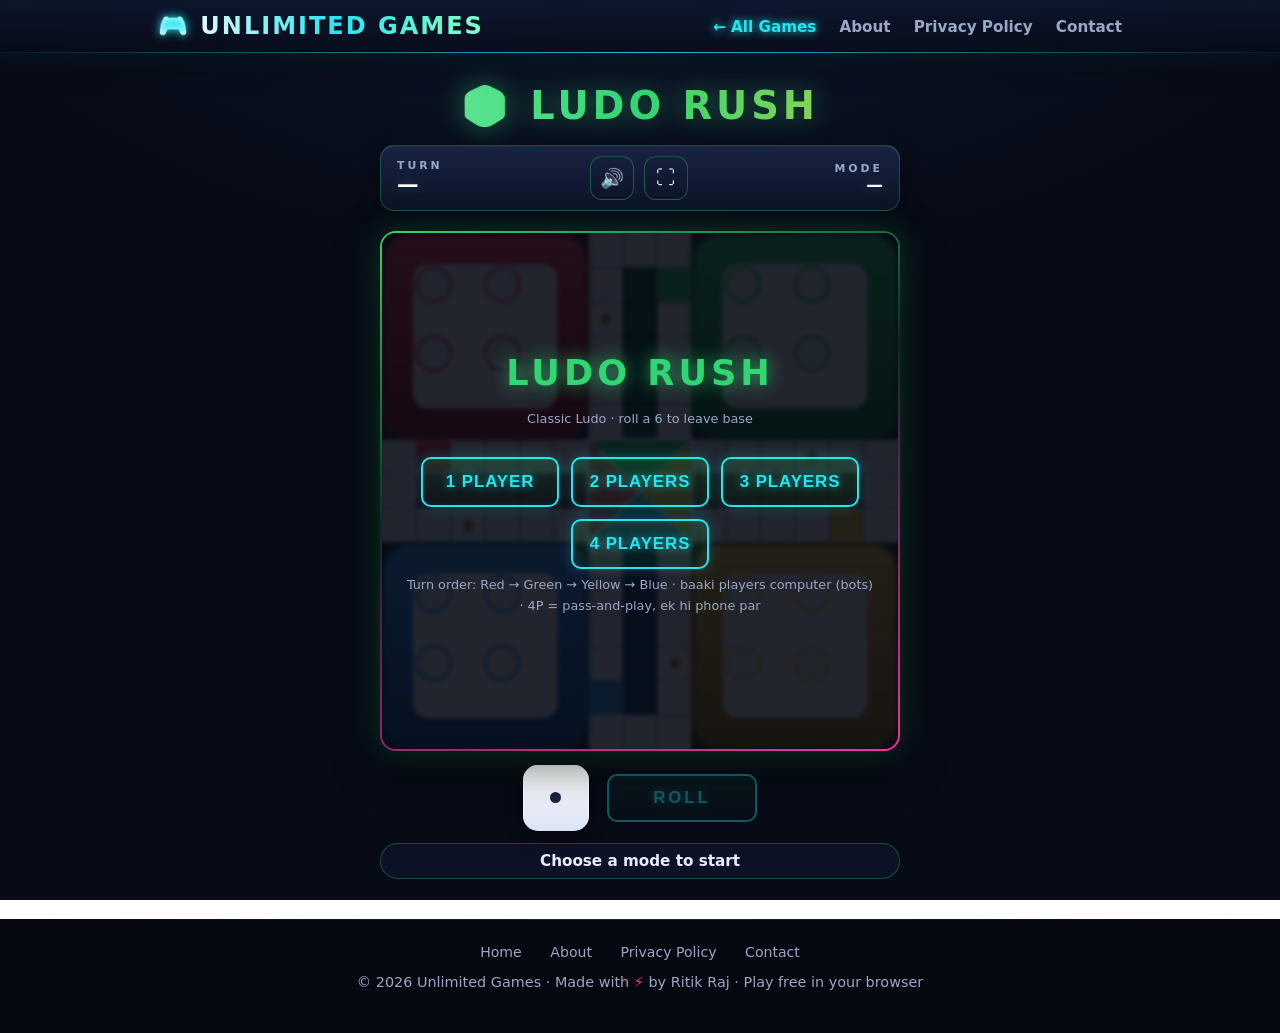
<file: ludo.html>
<!DOCTYPE html>
<html lang="en">
<head>
<meta charset="UTF-8">
<meta name="viewport" content="width=device-width, initial-scale=1.0, maximum-scale=1.0, user-scalable=no">
<title>Ludo Rush — Free Ludo Board Game</title>
<meta name="description" content="Ludo Rush is a free classic Ludo board game. Roll the dice, race 4 tokens home, capture rivals. Single player vs bots or 2-player pass-and-play. Play free in your browser.">
<meta property="og:type" content="website">
<meta property="og:title" content="Ludo Rush — Free Ludo Board Game">
<meta property="og:description" content="Classic Ludo: roll a 6 to leave base, race all 4 tokens home. Single player vs bots or 2-player pass-and-play. Play free in your browser.">
<meta property="og:url" content="https://ev-rush-game.pages.dev/ludo.html">
<meta property="og:image" content="https://ev-rush-game.pages.dev/og-image.png">
<meta name="twitter:card" content="summary_large_image">
<meta name="twitter:title" content="Ludo Rush — Free Ludo Board Game">
<meta name="twitter:description" content="Classic Ludo with bots and 2-player pass-and-play. Play free in your browser.">
<meta name="twitter:image" content="https://ev-rush-game.pages.dev/og-image.png">
<link rel="stylesheet" href="style.css">
<style>
/* ---------- Game Zone shared chrome ---------- */
.site-header {
  background: linear-gradient(180deg, rgba(14,23,48,0.88), rgba(7,11,22,0.55));
  backdrop-filter: blur(12px);
  -webkit-backdrop-filter: blur(12px);
  border-bottom: 1px solid transparent;
  border-image: linear-gradient(90deg, transparent, rgba(34,230,240,0.8), transparent) 1;
  box-shadow: 0 8px 30px rgba(0,0,0,0.45), 0 0 24px rgba(34,230,240,0.16);
}
.logo {
  background: linear-gradient(92deg, #ffffff 5%, var(--cyan) 55%, #7dffc9 95%);
  -webkit-background-clip: text; background-clip: text;
  color: transparent; -webkit-text-fill-color: transparent;
}
nav.main-nav a { transition: color 0.2s, text-shadow 0.2s; }
.game-hero { text-align: center; margin: 6px 0 16px; }
.game-hero h1 {
  margin: 0; font-size: 2.4rem; font-weight: 800; letter-spacing: 4px;
  background: linear-gradient(92deg, #9bf5bd 5%, #2fd671 50%, #ffd12e 95%);
  -webkit-background-clip: text; background-clip: text;
  color: transparent; -webkit-text-fill-color: transparent;
  filter: drop-shadow(0 0 14px rgba(47,214,113,0.45));
}
.hud {
  display: flex; justify-content: space-between; align-items: center;
  max-width: 520px; margin: 0 auto 10px; padding: 10px 16px;
  background: linear-gradient(180deg, rgba(26,36,70,0.92), rgba(13,20,40,0.92));
  border: 1px solid rgba(47,214,113,0.28); border-radius: 14px;
  box-shadow: 0 6px 22px rgba(0,0,0,0.45), inset 0 1px 0 rgba(255,255,255,0.06);
}
.hud .score-box { text-align: left; }
.hud .label { font-size: 0.68rem; color: var(--muted); letter-spacing: 3px; font-weight: 600; }
.hud .value { font-size: 1.35rem; font-weight: 800; color: #fff; font-variant-numeric: tabular-nums; text-shadow: 0 0 12px rgba(47,214,113,0.35); }
.hud .icon-btns { display: flex; gap: 10px; }
.icon-btn {
  width: 44px; height: 44px; border-radius: 12px; border: 1px solid rgba(47,214,113,0.35);
  background: linear-gradient(180deg, #16203c, #0d1428); color: var(--text); font-size: 1.2rem; cursor: pointer;
  transition: transform 0.15s, box-shadow 0.15s, border-color 0.15s;
}
.icon-btn:hover { border-color: #2fd671; box-shadow: 0 0 14px rgba(47,214,113,0.35); transform: translateY(-1px); }
.icon-btn:active { transform: translateY(1px) scale(0.96); }
.icon-btn:focus-visible { outline: 2px solid #2fd671; outline-offset: 2px; }
.stage {
  position: relative; max-width: 520px; margin: 0 auto;
  border: 2px solid transparent; border-radius: 16px; overflow: hidden;
  background:
    linear-gradient(#0a0f1e, #0a0f1e) padding-box,
    linear-gradient(160deg, #2fd671, rgba(47,214,113,0.15) 42%, var(--magenta)) border-box;
  box-shadow: 0 0 34px rgba(47,214,113,0.22), 0 14px 44px rgba(0,0,0,0.55);
  animation: stageGlow 4.5s ease-in-out infinite;
}
@keyframes stageGlow {
  0%, 100% { box-shadow: 0 0 26px rgba(47,214,113,0.18), 0 14px 44px rgba(0,0,0,0.55); }
  50% { box-shadow: 0 0 46px rgba(47,214,113,0.36), 0 14px 44px rgba(0,0,0,0.55); }
}
@media (prefers-reduced-motion: reduce) { .stage { animation: none; } }
#gameCanvas { display: block; width: 100%; height: auto; touch-action: none; }
.stage:fullscreen, .stage:-webkit-full-screen {
  display: flex; align-items: center; justify-content: center; background: #070b16; border-radius: 0;
}
.stage:fullscreen #gameCanvas, .stage:-webkit-full-screen #gameCanvas {
  width: min(100vw, 100vh); height: auto;
}
.overlay {
  position: absolute; inset: 0; display: flex; flex-direction: column;
  align-items: center; justify-content: center; text-align: center;
  background: rgba(5, 8, 18, 0.88); backdrop-filter: blur(2px);
  padding: 24px; z-index: 5;
}
.overlay.hidden { display: none; }
.overlay h2 {
  margin: 0 0 10px; font-size: 2.2rem; letter-spacing: 4px; color: #2fd671;
  text-shadow: 0 0 18px rgba(47,214,113,0.8);
}
.overlay h2.win { color: var(--lime); text-shadow: 0 0 18px rgba(125,255,94,0.8); }
.overlay p { color: var(--muted); margin: 6px 0 14px; line-height: 1.6; font-size: 0.95rem; }
.overlay p.meta { font-size: 0.8rem; }
.overlay .row { display: flex; gap: 12px; margin-top: 14px; flex-wrap: wrap; justify-content: center; }
.btn {
  background: linear-gradient(180deg, rgba(47,214,113,0.16), rgba(47,214,113,0.04));
}
.btn:hover { background: linear-gradient(180deg, rgba(47,214,113,0.28), rgba(47,214,113,0.08)); box-shadow: 0 0 26px rgba(47,214,113,0.55), 0 6px 18px rgba(0,0,0,0.5); }
.btn:focus-visible { outline: 2px solid #2fd671; outline-offset: 3px; }
.btn:disabled { opacity: 0.35; cursor: default; box-shadow: none; }
.site-footer { border-top: 1px solid transparent; border-image: linear-gradient(90deg, transparent, var(--line), transparent) 1; padding: 24px 18px 28px; }
.site-footer nav { margin-bottom: 10px; }
.site-footer nav a { padding: 4px 2px; }
.controls-line {
  text-align: center; color: #e6edff; font-size: 0.95rem; font-weight: 600;
  margin: 12px auto 0; max-width: 520px; min-height: 1.4em;
  background: rgba(13,20,40,0.88); border: 1px solid rgba(47,214,113,0.3);
  border-radius: 999px; padding: 8px 16px;
}
#rollBtn.pulse { animation: rollPulse 0.9s ease-in-out infinite; }
@keyframes rollPulse {
  0%, 100% { box-shadow: 0 0 10px rgba(47,214,113,0.35); }
  50% { box-shadow: 0 0 30px rgba(47,214,113,0.85); transform: scale(1.04); }
}
.overlay .row .btn { min-width: 138px; padding: 13px 10px; }
/* ---------- Ludo-specific ---------- */
.chips {
  display: flex; gap: 8px; justify-content: center; flex-wrap: wrap;
  max-width: 520px; margin: 0 auto 10px;
}
.chip {
  display: flex; align-items: center; gap: 8px; padding: 7px 13px; border-radius: 999px;
  font-size: 0.83rem; font-weight: 700; color: var(--text);
  background: rgba(13,20,40,0.85); border: 1px solid rgba(255,255,255,0.12);
  transition: box-shadow 0.25s, border-color 0.25s, transform 0.25s;
}
.chip .dot { width: 13px; height: 13px; border-radius: 50%; box-shadow: inset -2px -2px 4px rgba(0,0,0,0.35); }
.chip .home { color: var(--muted); font-weight: 600; }
.chip.active { transform: translateY(-2px); }
.dice-row {
  display: flex; align-items: center; justify-content: center; gap: 18px;
  margin: 14px auto 0; max-width: 520px;
}
.dice {
  width: 66px; height: 66px; border-radius: 15px; padding: 11px;
  background: linear-gradient(180deg, #ffffff, #dbe3f5);
  display: grid; grid-template: repeat(3, 1fr) / repeat(3, 1fr);
  box-shadow: 0 5px 16px rgba(0,0,0,0.55), inset 0 2px 3px rgba(255,255,255,0.9);
}
.dice .pip { width: 11px; height: 11px; border-radius: 50%; background: #1a2340; place-self: center; opacity: 0; transition: opacity 0.05s; }
.dice .pip.on { opacity: 1; }
.dice.rolling { animation: diceShake 0.12s infinite; }
@keyframes diceShake { 50% { transform: rotate(9deg) scale(1.06); } }
#rollBtn { min-width: 150px; font-size: 1.05rem; letter-spacing: 3px; }
@media (max-width: 480px) {
  .game-hero h1 { font-size: 1.7rem; letter-spacing: 3px; }
  .hud { padding: 8px 12px; border-radius: 12px; }
  .hud .value { font-size: 1.1rem; }
  .overlay h2 { font-size: 1.6rem; }
  .chip { font-size: 0.75rem; padding: 6px 10px; }
  #rollBtn { min-width: 128px; }
}
</style>
<meta name="google-adsense-account" content="ca-pub-9282230786844335">
<script async src="https://pagead2.googlesyndication.com/pagead/js/adsbygoogle.js?client=ca-pub-9282230786844335" crossorigin="anonymous"></script>
</head>
<body>

<header class="site-header">
  <div class="header-inner">
    <a class="logo" href="index.html"><span class="bolt">🎮</span> UNLIMITED GAMES</a>
    <nav class="main-nav">
      <a href="index.html" class="active">← All Games</a>
      <a href="about.html">About</a>
      <a href="privacy.html">Privacy Policy</a>
      <a href="contact.html">Contact</a>
    </nav>
  </div>
</header>

<main>
  <div class="game-hero">
    <h1>🎲 LUDO RUSH</h1>
  </div>

  <div class="hud">
    <div class="score-box">
      <div class="label">TURN</div>
      <div class="value" id="turnName">—</div>
    </div>
    <div class="icon-btns">
      <button class="icon-btn" id="muteBtn" title="Mute / unmute sound (M)" aria-label="Mute sound">🔊</button>
      <button class="icon-btn" id="fsBtn" title="Fullscreen" aria-label="Toggle fullscreen">⛶</button>
    </div>
    <div class="score-box" style="text-align:right">
      <div class="label">MODE</div>
      <div class="value" id="modeName" style="font-size:1.05rem">—</div>
    </div>
  </div>

  <div class="chips" id="chips"></div>

  <div class="stage" id="stage">
    <canvas id="gameCanvas" width="600" height="600"></canvas>

    <div class="overlay" id="modeScreen">
      <h2>LUDO RUSH</h2>
      <p class="meta">Classic Ludo · roll a 6 to leave base</p>
      <div class="row">
        <button class="btn" id="singleBtn">1 PLAYER</button>
        <button class="btn" id="twoBtn">2 PLAYERS</button>
        <button class="btn" id="threeBtn">3 PLAYERS</button>
        <button class="btn" id="fourBtn">4 PLAYERS</button>
      </div>
      <p class="meta">Turn order: Red → Green → Yellow → Blue · baaki players computer (bots) · 4P = pass-and-play, ek hi phone par</p>
    </div>

    <div class="overlay hidden" id="winScreen">
      <h2 class="win" id="winTitle">🏆 RED WINS!</h2>
      <p id="winSub">All 4 tokens made it home.</p>
      <div class="row">
        <button class="btn" id="againBtn">PLAY AGAIN</button>
      </div>
    </div>
  </div>

  <div class="dice-row">
    <div class="dice" id="dice" aria-label="Dice"></div>
    <button class="btn" id="rollBtn" disabled>ROLL</button>
  </div>
  <p class="controls-line" id="turnMsg">Choose a mode to start</p>
</main>

<footer class="site-footer">
  <nav>
    <a href="index.html">Home</a>
    <a href="about.html">About</a>
    <a href="privacy.html">Privacy Policy</a>
    <a href="contact.html">Contact</a>
  </nav>
  <p>© 2026 Unlimited Games · Made with <span class="heart">⚡</span> by Ritik Raj · Play free in your browser</p>
</footer>

<script>
/* ============================================================
   LUDO RUSH — original classic Ludo board game.
   4 colors, single-player vs 3 bots or 2-player pass-and-play.
   Standard rules: 6 to leave base, capture, extra turns,
   three 6s forfeits, exact roll to finish. Canvas-drawn board.
   Plain ES5-ish JS. No external assets.
   ============================================================ */
(function () {
'use strict';

/* ---------------- Board model (15x15, classic layout) ---------------- */
var SZ = 600, CELL = 40;
var canvas = document.getElementById('gameCanvas');
var ctx = canvas.getContext('2d');

/* Main track: 52 cells in red's travel order. red starts at index 0. */
var TRACK = [
  [1,6],[2,6],[3,6],[4,6],[5,6],
  [6,5],[6,4],[6,3],[6,2],[6,1],[6,0],
  [7,0],[8,0],
  [8,1],[8,2],[8,3],[8,4],[8,5],
  [9,6],[10,6],[11,6],[12,6],[13,6],[14,6],
  [14,7],[14,8],
  [13,8],[12,8],[11,8],[10,8],[9,8],
  [8,9],[8,10],[8,11],[8,12],[8,13],[8,14],
  [7,14],[6,14],
  [6,13],[6,12],[6,11],[6,10],[6,9],
  [5,8],[4,8],[3,8],[2,8],[1,8],[0,8],
  [0,7],[0,6]
];
var START_OFF = { red: 0, green: 13, yellow: 26, blue: 39 };
/* Home columns: entered after 51 track steps; 5 cells each, then finish (pos 57). */
var HOME_COL = {
  red:    [[1,7],[2,7],[3,7],[4,7],[5,7]],
  green:  [[7,1],[7,2],[7,3],[7,4],[7,5]],
  yellow: [[13,7],[12,7],[11,7],[10,7],[9,7]],
  blue:   [[7,13],[7,12],[7,11],[7,10],[7,9]]
};
var SAFE = { 0: 1, 8: 1, 13: 1, 21: 1, 26: 1, 34: 1, 39: 1, 47: 1 }; /* start squares + star squares */
var STARS = { 8: 1, 21: 1, 34: 1, 47: 1 };
var STARTSQ = { 0: 'red', 13: 'green', 26: 'yellow', 39: 'blue' };
var ORDER = ['red', 'green', 'yellow', 'blue'];
var COLORS = {
  red:    { main: '#ff3b5c', dark: '#8f1027', light: '#ff93a8' },
  green:  { main: '#2fd671', dark: '#0d6b34', light: '#a4f4c3' },
  yellow: { main: '#ffc93e', dark: '#9c6f08', light: '#ffe9a3' },
  blue:   { main: '#3aa0ff', dark: '#0d4f9e', light: '#a9d7ff' }
};
var BASE_O = { red: [0, 0], green: [9, 0], yellow: [9, 9], blue: [0, 9] };
var SPOTS = [[1.5, 1.5], [3.5, 1.5], [1.5, 3.5], [3.5, 3.5]];
var FIN_SPOTS = {
  red:    [[258, 292], [258, 308], [274, 300], [290, 300]],
  green:  [[292, 258], [308, 258], [300, 274], [300, 290]],
  yellow: [[342, 292], [342, 308], [326, 300], [310, 300]],
  blue:   [[292, 342], [308, 342], [300, 326], [300, 310]]
};

/* ---------------- Game state ---------------- */
var players = [], cur = 0, sixCount = 0, diceVal = 0, validMoves = [];
var state = 'mode';           /* mode | awaitroll | anim | awaitmove | over */
var humanCount = 0, seq = 0, rolling = false, diceIv = null;

/* ---------------- DOM refs ---------------- */
var stage = document.getElementById('stage');
var turnName = document.getElementById('turnName');
var modeName = document.getElementById('modeName');
var chipsEl = document.getElementById('chips');
var diceEl = document.getElementById('dice');
var rollBtn = document.getElementById('rollBtn');
var turnMsg = document.getElementById('turnMsg');
var modeScreen = document.getElementById('modeScreen');
var winScreen = document.getElementById('winScreen');
var winTitle = document.getElementById('winTitle');
var muteBtn = document.getElementById('muteBtn');
var fsBtn = document.getElementById('fsBtn');

/* ---------------- Tiny WebAudio SFX ---------------- */
var audioCtx = null, muted = false;
function ensureAudio() {
  if (!audioCtx) {
    try { audioCtx = new (window.AudioContext || window.webkitAudioContext)(); } catch (e) { audioCtx = null; }
  }
  if (audioCtx && audioCtx.state === 'suspended') { audioCtx.resume(); }
}
function beep(freq, dur, type, vol) {
  if (muted) return;
  ensureAudio();
  if (!audioCtx) return;
  try {
    var o = audioCtx.createOscillator();
    var g = audioCtx.createGain();
    o.type = type || 'sine';
    o.frequency.value = freq;
    g.gain.setValueAtTime(vol || 0.06, audioCtx.currentTime);
    g.gain.exponentialRampToValueAtTime(0.0001, audioCtx.currentTime + dur);
    o.connect(g); g.connect(audioCtx.destination);
    o.start(); o.stop(audioCtx.currentTime + dur);
  } catch (e) { /* ignore */ }
}
function sfxClick() { beep(520, 0.06, 'triangle', 0.05); }
function sfxDiceTick() { beep(300, 0.045, 'square', 0.035); }
function sfxMove() { beep(660, 0.07, 'triangle', 0.06); }
function sfxCapture() { beep(220, 0.28, 'sawtooth', 0.09); }
function sfxHome() { beep(880, 0.12, 'sine', 0.06); setTimeout(function () { beep(1174, 0.18, 'sine', 0.06); }, 110); }
function sfxWin() {
  var seq2 = [523, 659, 784, 1046, 1318];
  for (var i = 0; i < seq2.length; i++) {
    (function (f, d) { setTimeout(function () { beep(f, 0.22, 'sine', 0.07); }, d); })(seq2[i], i * 150);
  }
}

/* ---------------- Token positions ---------------- */
/* pos: -1 = in base, 0..51 = track steps, 52..56 = home column, 57 = finished */
function tokenXY(pl, tk) {
  var o, s, a, hc;
  if (tk.pos === -1) {
    o = BASE_O[pl.key]; s = SPOTS[tk.spot];
    return [(o[0] + s[0]) * CELL, (o[1] + s[1]) * CELL];
  }
  if (tk.pos <= 51) {
    a = TRACK[(START_OFF[pl.key] + tk.pos) % 52];
    return [(a[0] + 0.5) * CELL, (a[1] + 0.5) * CELL];
  }
  if (tk.pos <= 56) {
    hc = HOME_COL[pl.key][tk.pos - 52];
    return [(hc[0] + 0.5) * CELL, (hc[1] + 0.5) * CELL];
  }
  return null;
}

/* ---------------- Drawing ---------------- */
function rr(x, y, w, h, r) {
  ctx.beginPath();
  ctx.moveTo(x + r, y);
  ctx.arcTo(x + w, y, x + w, y + h, r);
  ctx.arcTo(x + w, y + h, x, y + h, r);
  ctx.arcTo(x, y + h, x, y, r);
  ctx.arcTo(x, y, x + w, y, r);
  ctx.closePath();
}
function tri(x1, y1, x2, y2, x3, y3, color) {
  ctx.beginPath();
  ctx.moveTo(x1, y1); ctx.lineTo(x2, y2); ctx.lineTo(x3, y3);
  ctx.closePath();
  ctx.fillStyle = color; ctx.fill();
  ctx.strokeStyle = '#f5f7fd'; ctx.lineWidth = 3; ctx.stroke();
}
function drawBoard() {
  var g = ctx.createLinearGradient(0, 0, 0, SZ);
  g.addColorStop(0, '#0b1128'); g.addColorStop(1, '#060a18');
  ctx.fillStyle = g;
  ctx.fillRect(0, 0, SZ, SZ);
  var i, j, c, cell, x, y, hc;
  /* home columns (tinted) */
  for (var ci = 0; ci < 4; ci++) {
    c = ORDER[ci]; hc = HOME_COL[c];
    for (j = 0; j < 5; j++) {
      x = hc[j][0] * CELL; y = hc[j][1] * CELL;
      ctx.save();
      ctx.globalAlpha = 0.38;
      ctx.fillStyle = COLORS[c].main;
      ctx.fillRect(x + 1, y + 1, CELL - 2, CELL - 2);
      ctx.restore();
      ctx.strokeStyle = COLORS[c].dark; ctx.lineWidth = 1;
      ctx.strokeRect(x + 1.5, y + 1.5, CELL - 3, CELL - 3);
    }
  }
  /* main track */
  for (i = 0; i < 52; i++) {
    cell = TRACK[i]; x = cell[0] * CELL; y = cell[1] * CELL;
    ctx.fillStyle = STARTSQ[i] ? COLORS[STARTSQ[i]].main : '#f5f7fd';
    ctx.fillRect(x, y, CELL, CELL);
    ctx.strokeStyle = '#9aa5c0'; ctx.lineWidth = 1;
    ctx.strokeRect(x + 0.5, y + 0.5, CELL - 1, CELL - 1);
    if (STARS[i]) {
      ctx.fillStyle = '#8a6d00';
      ctx.font = 'bold 20px Arial, sans-serif';
      ctx.textAlign = 'center'; ctx.textBaseline = 'middle';
      ctx.fillText('★', x + CELL / 2, y + CELL / 2 + 1);
    }
  }
  /* home bases */
  for (ci = 0; ci < 4; ci++) {
    c = ORDER[ci];
    var o = BASE_O[c];
    x = o[0] * CELL; y = o[1] * CELL;
    ctx.save();
    ctx.shadowColor = COLORS[c].main; ctx.shadowBlur = 18;
    var bg = ctx.createLinearGradient(x, y, x, y + 240);
    bg.addColorStop(0, COLORS[c].main); bg.addColorStop(1, COLORS[c].dark);
    ctx.fillStyle = bg;
    rr(x + 4, y + 4, 232, 232, 26); ctx.fill();
    ctx.restore();
    ctx.fillStyle = '#f5f7fd';
    rr(x + 36, y + 36, 168, 168, 18); ctx.fill();
    for (var s = 0; s < 4; s++) {
      var sx = (o[0] + SPOTS[s][0]) * CELL, sy = (o[1] + SPOTS[s][1]) * CELL;
      ctx.fillStyle = '#e3e9f6';
      ctx.beginPath(); ctx.arc(sx, sy, 20, 0, 6.3); ctx.fill();
      ctx.strokeStyle = COLORS[c].main; ctx.lineWidth = 3;
      ctx.beginPath(); ctx.arc(sx, sy, 20, 0, 6.3); ctx.stroke();
    }
  }
  /* center finish: 4 triangles */
  tri(240, 240, 240, 360, 300, 300, COLORS.red.main);
  tri(240, 240, 360, 240, 300, 300, COLORS.green.main);
  tri(360, 240, 360, 360, 300, 300, COLORS.yellow.main);
  tri(240, 360, 360, 360, 300, 300, COLORS.blue.main);
}
function drawToken(x, y, r, c) {
  ctx.save();
  ctx.shadowColor = 'rgba(0,0,0,0.55)'; ctx.shadowBlur = 6; ctx.shadowOffsetY = 2;
  var g = ctx.createRadialGradient(x - r * 0.35, y - r * 0.35, r * 0.2, x, y, r);
  g.addColorStop(0, c.light); g.addColorStop(0.55, c.main); g.addColorStop(1, c.dark);
  ctx.fillStyle = g;
  ctx.beginPath(); ctx.arc(x, y, r, 0, 6.3); ctx.fill();
  ctx.shadowBlur = 0; ctx.shadowOffsetY = 0;
  ctx.strokeStyle = 'rgba(255,255,255,0.8)'; ctx.lineWidth = 2;
  ctx.beginPath(); ctx.arc(x, y, r * 0.62, 0, 6.3); ctx.stroke();
  ctx.fillStyle = 'rgba(255,255,255,0.55)';
  ctx.beginPath();
  ctx.ellipse(x - r * 0.34, y - r * 0.42, r * 0.27, r * 0.15, -0.5, 0, 6.3);
  ctx.fill();
  ctx.restore();
}
function render(now) {
  drawBoard();
  var groups = {}, k, g, i, t, j;
  for (i = 0; i < players.length; i++) {
    var pl = players[i];
    for (t = 0; t < 4; t++) {
      var tk = pl.tokens[t];
      if (tk.pos === 57) continue;
      var p = tokenXY(pl, tk);
      k = Math.round(p[0] / 12) + ',' + Math.round(p[1] / 12);
      (groups[k] = groups[k] || []).push({ pl: pl, tk: tk, x: p[0], y: p[1] });
    }
  }
  var OFFS = [[0, 0], [-11, -11], [11, -11], [-11, 11], [11, 11], [-16, 0], [16, 0], [0, -16]];
  for (k in groups) {
    if (!Object.prototype.hasOwnProperty.call(groups, k)) continue;
    g = groups[k];
    for (j = 0; j < g.length; j++) {
      var o = OFFS[j] || [0, 0];
      drawToken(g[j].x + o[0], g[j].y + o[1], g.length === 1 ? 14 : 10, COLORS[g[j].pl.key]);
    }
  }
  /* finished tokens stacked in the center triangles */
  for (i = 0; i < players.length; i++) {
    var pl2 = players[i], n = 0;
    for (t = 0; t < 4; t++) {
      if (pl2.tokens[t].pos === 57) {
        var fs = FIN_SPOTS[pl2.key][n++];
        drawToken(fs[0], fs[1], 9, COLORS[pl2.key]);
      }
    }
  }
  /* pulsing ring on tokens the player can move */
  if (state === 'awaitmove') {
    var pr = 17 + 3 * Math.sin(now / 180);
    var cpl = players[cur];
    for (var v = 0; v < validMoves.length; v++) {
      var pv = tokenXY(cpl, cpl.tokens[validMoves[v].t]);
      if (!pv) continue;
      ctx.save();
      ctx.strokeStyle = 'rgba(255,255,255,0.92)'; ctx.lineWidth = 3;
      ctx.shadowColor = '#ffffff'; ctx.shadowBlur = 12;
      ctx.beginPath(); ctx.arc(pv[0], pv[1], pr, 0, 6.3); ctx.stroke();
      ctx.restore();
    }
  }
  requestAnimationFrame(render);
}

/* ---------------- Dice ---------------- */
var PIPS = { 1: [4], 2: [0, 8], 3: [0, 4, 8], 4: [0, 2, 6, 8], 5: [0, 2, 4, 6, 8], 6: [0, 2, 3, 5, 6, 8] };
var pipEls = [];
(function () {
  for (var i = 0; i < 9; i++) {
    var s = document.createElement('span');
    s.className = 'pip';
    diceEl.appendChild(s);
    pipEls.push(s);
  }
  setDice(1);
})();
function setDice(v) {
  var on = PIPS[v] || [];
  for (var i = 0; i < 9; i++) {
    pipEls[i].className = 'pip' + (on.indexOf(i) >= 0 ? ' on' : '');
  }
}

/* ---------------- Helpers ---------------- */
function later(fn, ms) {
  var s = seq;
  setTimeout(function () { if (s === seq) fn(); }, ms);
}
function showOverlay(el) {
  modeScreen.classList.add('hidden');
  winScreen.classList.add('hidden');
  if (el) el.classList.remove('hidden');
}
function absIdx(pl, pos) { return (START_OFF[pl.key] + pos) % 52; }

/* ---------------- HUD ---------------- */
function updateChips() {
  var html = '';
  for (var i = 0; i < 4; i++) {
    var pl = players[i], c = COLORS[pl.key], home = 0;
    for (var t = 0; t < 4; t++) if (pl.tokens[t].pos === 57) home++;
    var active = (i === cur && state !== 'over');
    html += '<div class="chip' + (active ? ' active' : '') + '"'
      + ' style="border-color:' + (active ? c.main : 'rgba(255,255,255,0.12)') + ';'
      + 'box-shadow:' + (active ? ('0 0 16px ' + c.main) : 'none') + '">'
      + '<span class="dot" style="background:' + c.main + '"></span>'
      + '<span>' + pl.label + '</span>'
      + '<span class="home">🏠' + home + '</span>'
      + (pl.bot ? '<span class="home">🤖</span>' : '')
      + '</div>';
  }
  chipsEl.innerHTML = html;
}

/* ---------------- Rules engine ---------------- */
function computeMoves(pl, d) {
  var ms = [];
  for (var t = 0; t < 4; t++) {
    var tk = pl.tokens[t];
    if (tk.pos === 57) continue;                    /* finished */
    var from = tk.pos, to;
    if (from === -1) {                              /* leave base only on a 6 */
      if (d !== 6) continue;
      to = 0;
    } else {
      to = from + d;
      if (to > 57) continue;                        /* exact roll needed to finish */
    }
    ms.push({ t: t, from: from, to: to, captures: wouldCapture(pl, to), finishes: to === 57 });
  }
  return ms;
}
function wouldCapture(pl, to) {
  if (to > 51) return false;                        /* home column is safe */
  var a = absIdx(pl, to);
  if (SAFE[a]) return false;                        /* safe squares protect */
  for (var i = 0; i < 4; i++) {
    var q = players[i];
    if (q === pl) continue;
    for (var t = 0; t < 4; t++) {
      var ot = q.tokens[t];
      if (ot.pos >= 0 && ot.pos <= 51 && absIdx(q, ot.pos) === a) return true;
    }
  }
  return false;
}

/* ---------------- Bot ---------------- */
function botPick(pl, moves) {
  var best = null, bs = -1e9;
  for (var i = 0; i < moves.length; i++) {
    var m = moves[i], s = Math.random() * 4;
    if (m.captures) s += 100;                       /* capture first */
    if (m.from === -1) s += 60;                     /* leave base */
    if (m.finishes) s += 80;                        /* bring a token home */
    if (m.to >= 52 && m.to < 57) s += 30;           /* enter home column */
    if (m.to <= 51 && SAFE[absIdx(pl, m.to)]) s += 12; /* prefer safe squares */
    s += m.to * 0.4;                                /* otherwise: furthest along */
    if (s > bs) { bs = s; best = m; }
  }
  return best;
}

/* ---------------- Turn flow ---------------- */
function beginTurn() {
  updateChips();
  var pl = players[cur];
  turnName.textContent = pl.label;
  if (pl.bot) {
    state = 'anim';
    turnMsg.textContent = pl.label + ' (computer) is thinking…';
    rollBtn.disabled = true;
    rollBtn.classList.remove('pulse');
    later(doRoll, 900);
  } else {
    state = 'awaitroll';
    turnMsg.textContent = pl.label + ' — tap ROLL';
    rollBtn.disabled = false;
    rollBtn.classList.add('pulse');
  }
}
function nextTurn() {
  cur = (cur + 1) % 4;
  sixCount = 0;
  beginTurn();
}
function doRoll() {
  if (rolling || state === 'over' || state === 'mode') return;
  if (!players[cur].bot && state !== 'awaitroll') return;
  rolling = true; state = 'anim';
  rollBtn.disabled = true;
  rollBtn.classList.remove('pulse');
  diceEl.classList.add('rolling');
  sfxDiceTick();
  var ticks = 0;
  diceIv = setInterval(function () {
    setDice(1 + ((Math.random() * 6) | 0));
    if (++ticks % 3 === 0) sfxDiceTick();
    if (ticks >= 9) {
      clearInterval(diceIv); diceIv = null;
      diceEl.classList.remove('rolling');
      rolling = false;
      afterRoll(1 + ((Math.random() * 6) | 0));
    }
  }, 70);
}
function afterRoll(d) {
  setDice(d);
  diceVal = d;
  var pl = players[cur];
  if (d === 6) {
    sixCount++;
    if (sixCount === 3) {                            /* three 6s: turn forfeited */
      turnMsg.textContent = 'Three 6s in a row — turn skipped!';
      sixCount = 0;
      later(nextTurn, 1300);
      return;
    }
  }
  var moves = computeMoves(pl, d);
  if (moves.length === 0) {
    turnMsg.textContent = 'No possible move.';
    later(nextTurn, 900);                             /* auto-pass */
    return;
  }
  if (pl.bot) {
    later(function () { doMove(pl, botPick(pl, moves)); }, 700);
  } else {
    validMoves = moves;
    state = 'awaitmove';
    turnMsg.textContent = pl.label + ' — tap a glowing token';
  }
}
function doMove(pl, mv) {
  if (!mv) { nextTurn(); return; }
  state = 'anim';
  validMoves = [];
  var tk = pl.tokens[mv.t];
  var path = [];
  if (mv.from === -1) path.push(0);
  else for (var p = mv.from + 1; p <= mv.to; p++) path.push(p);
  sfxMove();
  var i = 0;
  var iv = setInterval(function () {
    if (i < path.length) { tk.pos = path[i++]; }
    else { clearInterval(iv); resolveMove(pl, mv); }
  }, 75);
}
function resolveMove(pl, mv) {
  var captured = false;
  var finished = (mv.to === 57);
  if (mv.to <= 51) {
    var a = absIdx(pl, mv.to);
    if (!SAFE[a]) {                                  /* capture: rivals go home */
      for (var i = 0; i < 4; i++) {
        var q = players[i];
        if (q === pl) continue;
        for (var t = 0; t < 4; t++) {
          var ot = q.tokens[t];
          if (ot.pos >= 0 && ot.pos <= 51 && absIdx(q, ot.pos) === a) {
            ot.pos = -1;
            captured = true;
          }
        }
      }
    }
  }
  if (captured) sfxCapture();
  else if (finished) sfxHome();
  updateChips();
  var won = true;
  for (var t = 0; t < 4; t++) if (pl.tokens[t].pos !== 57) { won = false; break; }
  if (won) { gameOver(pl); return; }
  if (diceVal === 6 || captured || finished) {        /* extra turn */
    beginTurn();
  } else {
    nextTurn();
  }
}
function gameOver(pl) {
  state = 'over';
  rollBtn.disabled = true;
  updateChips();
  sfxWin();
  winTitle.textContent = '🏆 ' + pl.label.toUpperCase() + ' WINS!';
  showOverlay(winScreen);
}

/* ---------------- Game setup ---------------- */
function newGame(n) {
  seq++;
  if (diceIv) { clearInterval(diceIv); diceIv = null; }
  diceEl.classList.remove('rolling');
  rolling = false;
  humanCount = n;
  players = [];
  var labels;
  if (n === 1) labels = ['You', 'Green', 'Yellow', 'Blue'];
  else if (n === 2) labels = ['Player 1', 'Player 2', 'Green', 'Yellow'];
  else if (n === 3) labels = ['Player 1', 'Player 2', 'Player 3', 'Yellow'];
  else labels = ['Player 1', 'Player 2', 'Player 3', 'Player 4'];
  for (var i = 0; i < 4; i++) {
    var toks = [];
    for (var t = 0; t < 4; t++) toks.push({ pos: -1, spot: t });
    players.push({ key: ORDER[i], label: labels[i], bot: i >= n, tokens: toks });
  }
  cur = 0; sixCount = 0; diceVal = 0; validMoves = [];
  modeName.textContent = n + 'P';
  setDice(1);
  ensureAudio(); sfxClick();
  showOverlay(null);
  beginTurn();
}

/* ---------------- Fullscreen (site pattern) ---------------- */
function goFullscreen() {
  try {
    if (!document.fullscreenElement && !document.webkitFullscreenElement) {
      if (stage.requestFullscreen) { var fp = stage.requestFullscreen(); if (fp && fp.catch) fp.catch(function () { /* denied: fine */ }); }
      else if (stage.webkitRequestFullscreen) stage.webkitRequestFullscreen();
      else if (stage.msRequestFullscreen) stage.msRequestFullscreen();
    }
  } catch (e) { /* unsupported: CSS already sizes the board to the screen */ }
}
function toggleFullscreen() {
  try {
    if (document.fullscreenElement || document.webkitFullscreenElement) {
      if (document.exitFullscreen) document.exitFullscreen();
      else if (document.webkitExitFullscreen) document.webkitExitFullscreen();
    } else {
      goFullscreen();
    }
  } catch (e) { /* ignore */ }
}
function toggleMute() {
  muted = !muted;
  muteBtn.textContent = muted ? '🔇' : '🔊';
}

/* ---------------- Input ---------------- */
rollBtn.addEventListener('click', function () {
  if (state === 'awaitroll' && !players[cur].bot) { ensureAudio(); doRoll(); }
});
canvas.addEventListener('click', function (e) {
  if (state !== 'awaitmove' || players[cur].bot) return;
  var r = canvas.getBoundingClientRect();
  var x = (e.clientX - r.left) * (SZ / r.width);
  var y = (e.clientY - r.top) * (SZ / r.height);
  var pl = players[cur];
  var best = null, bestD = Infinity;
  for (var i = 0; i < validMoves.length; i++) {
    var tk = pl.tokens[validMoves[i].t];
    var p = tokenXY(pl, tk);
    if (!p) continue;
    var dx = x - p[0], dy = y - p[1];
    var d2 = dx * dx + dy * dy;
    if (d2 < bestD) { bestD = d2; best = validMoves[i]; }
  }
  if (best && bestD < 32 * 32) {
    validMoves = [];
    ensureAudio();
    doMove(pl, best);
  }
});
window.addEventListener('keydown', function (e) {
  var k = e.key;
  if (k === 'm' || k === 'M') { toggleMute(); }
  else if (k === 'Enter' || k === ' ') {
    if (state === 'awaitroll' && players.length && !players[cur].bot) {
      ensureAudio(); doRoll(); e.preventDefault();
    }
  }
});
muteBtn.addEventListener('click', toggleMute);
fsBtn.addEventListener('click', toggleFullscreen);
document.getElementById('singleBtn').addEventListener('click', function () { newGame(1); });
document.getElementById('twoBtn').addEventListener('click', function () { newGame(2); });
document.getElementById('threeBtn').addEventListener('click', function () { newGame(3); });
document.getElementById('fourBtn').addEventListener('click', function () { newGame(4); });
document.getElementById('againBtn').addEventListener('click', function () {
  seq++;
  state = 'mode';
  showOverlay(modeScreen);
  turnMsg.textContent = 'Choose a mode to start';
  turnName.textContent = '—';
  modeName.textContent = '—';
});

/* ---------------- Init ---------------- */
showOverlay(modeScreen);
requestAnimationFrame(function (t) { requestAnimationFrame(render); });

})();
</script>
</body>
</html>
</file>
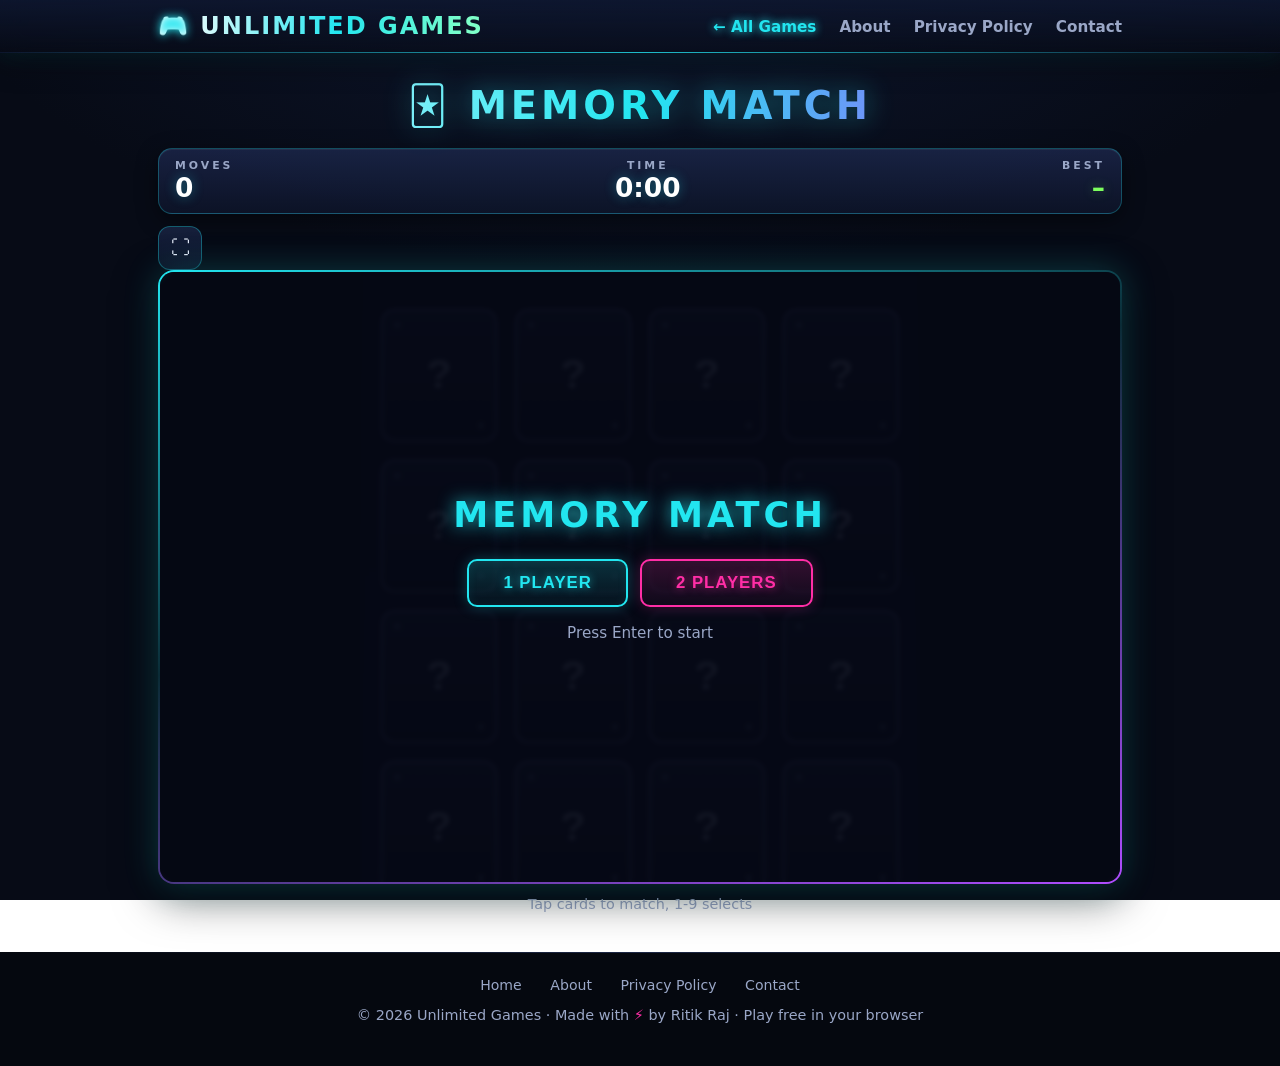
<file: memory.html>
<!DOCTYPE html>
<html lang="en">
<head>
<meta charset="UTF-8">
<meta name="viewport" content="width=device-width, initial-scale=1.0, maximum-scale=1.0, user-scalable=no">
<title>Memory Match — Free Memory Card Game</title>
<meta name="description" content="Memory Match is a free card matching game. Flip the neon cards, match all 8 pairs in the fewest moves. Play free in your browser.">
<meta property="og:type" content="website">
<meta property="og:title" content="Memory Match — Free Memory Card Game">
<meta property="og:description" content="Flip neon cards and match all 8 pairs. Play free in your browser — no download, no signup.">
<meta property="og:url" content="https://ev-rush-game.pages.dev/memory.html">
<meta property="og:image" content="https://ev-rush-game.pages.dev/og-image.png">
<meta name="twitter:card" content="summary_large_image">
<meta name="twitter:title" content="Memory Match — Free Memory Card Game">
<meta name="twitter:description" content="Flip neon cards and match all 8 pairs. Play free in your browser.">
<meta name="twitter:image" content="https://ev-rush-game.pages.dev/og-image.png">
<link rel="stylesheet" href="style.css">
<style>
/* ---------- Game Zone shared chrome ---------- */
.site-header {
  background: linear-gradient(180deg, rgba(14,23,48,0.88), rgba(7,11,22,0.55));
  backdrop-filter: blur(12px);
  -webkit-backdrop-filter: blur(12px);
  border-bottom: 1px solid transparent;
  border-image: linear-gradient(90deg, transparent, rgba(34,230,240,0.8), transparent) 1;
  box-shadow: 0 8px 30px rgba(0,0,0,0.45), 0 0 24px rgba(34,230,240,0.16);
}
.logo {
  background: linear-gradient(92deg, #ffffff 5%, var(--cyan) 55%, #7dffc9 95%);
  -webkit-background-clip: text; background-clip: text;
  color: transparent; -webkit-text-fill-color: transparent;
}
nav.main-nav a { transition: color 0.2s, text-shadow 0.2s; }
.game-hero { text-align: center; margin: 6px 0 20px; }
.game-hero h1 {
  margin: 0; font-size: 2.4rem; font-weight: 800; letter-spacing: 4px;
  background: linear-gradient(92deg, #c8f6ff 5%, var(--cyan) 50%, #b04dff 95%);
  -webkit-background-clip: text; background-clip: text;
  color: transparent; -webkit-text-fill-color: transparent;
  filter: drop-shadow(0 0 14px rgba(34,230,240,0.45));
}
.hud {
  display: flex; justify-content: space-between; align-items: center;
  max-width: 100%; margin: 0 auto 12px; padding: 10px 16px;
  background: linear-gradient(180deg, rgba(26,36,70,0.92), rgba(13,20,40,0.92));
  border: 1px solid rgba(34,230,240,0.28); border-radius: 14px;
  box-shadow: 0 6px 22px rgba(0,0,0,0.45), inset 0 1px 0 rgba(255,255,255,0.06);
}
.hud .score-box { text-align: left; }
.hud .label { font-size: 0.68rem; color: var(--muted); letter-spacing: 3px; font-weight: 600; }
.hud .value { font-size: 1.65rem; font-weight: 800; color: #fff; font-variant-numeric: tabular-nums; text-shadow: 0 0 12px rgba(34,230,240,0.35); }
.hud .value.best { color: var(--lime); text-shadow: 0 0 12px rgba(125,255,94,0.35); }
.hud .icon-btns { display: flex; gap: 10px; }
.icon-btn {
  width: 44px; height: 44px; border-radius: 12px; border: 1px solid rgba(34,230,240,0.35);
  background: linear-gradient(180deg, #16203c, #0d1428); color: var(--text); font-size: 1.2rem; cursor: pointer;
  transition: transform 0.15s, box-shadow 0.15s, border-color 0.15s;
}
.icon-btn:hover { border-color: var(--cyan); box-shadow: 0 0 14px rgba(34,230,240,0.35); transform: translateY(-1px); }
.icon-btn:active { transform: translateY(1px) scale(0.96); }
.icon-btn:focus-visible { outline: 2px solid var(--cyan); outline-offset: 2px; }
.stage {
  position: relative; max-width: none; width: 100%; margin: 0 auto;
  border: 2px solid transparent; border-radius: 16px; overflow: hidden;
  background:
    linear-gradient(#0a0f1e, #0a0f1e) padding-box,
    linear-gradient(160deg, var(--cyan), rgba(34,230,240,0.15) 42%, #b04dff) border-box;
  box-shadow: 0 0 34px rgba(34,230,240,0.22), 0 14px 44px rgba(0,0,0,0.55);
  animation: stageGlow 4.5s ease-in-out infinite;
}
@keyframes stageGlow {
  0%, 100% { box-shadow: 0 0 26px rgba(34,230,240,0.20), 0 14px 44px rgba(0,0,0,0.55); }
  50% { box-shadow: 0 0 46px rgba(34,230,240,0.38), 0 14px 44px rgba(0,0,0,0.55); }
}
@media (prefers-reduced-motion: reduce) { .stage { animation: none; } }
#gameCanvas { display: block; margin: 0 auto; touch-action: none; cursor: pointer; }
.overlay {
  position: absolute; inset: 0; display: flex; flex-direction: column;
  align-items: center; justify-content: center; text-align: center;
  background: rgba(5, 8, 18, 0.86); backdrop-filter: blur(2px);
  padding: 24px; z-index: 5;
}
.overlay.hidden { display: none; }
.overlay h2 {
  margin: 0 0 10px; font-size: 2.2rem; letter-spacing: 4px; color: var(--cyan);
  text-shadow: 0 0 18px rgba(34,230,240,0.8);
}
.overlay h2.win { color: var(--lime); text-shadow: 0 0 18px rgba(125,255,94,0.8); }
.overlay p { color: var(--muted); margin: 6px 0 14px; line-height: 1.6; font-size: 0.95rem; }
.big-score { font-size: 3rem; font-weight: 800; color: #fff; margin: 4px 0; font-variant-numeric: tabular-nums; }
.newbest {
  color: var(--lime); font-weight: 800; letter-spacing: 2px; margin: 6px 0 2px;
  animation: pulse 1s infinite;
}
@keyframes pulse { 50% { opacity: 0.45; } }
.overlay .row { display: flex; gap: 12px; margin-top: 14px; flex-wrap: wrap; justify-content: center; }
.btn {
  background: linear-gradient(180deg, rgba(34,230,240,0.18), rgba(34,230,240,0.04));
}
.btn:hover { background: linear-gradient(180deg, rgba(34,230,240,0.30), rgba(34,230,240,0.08)); box-shadow: 0 0 26px rgba(34,230,240,0.55), 0 6px 18px rgba(0,0,0,0.5); }
.btn:focus-visible { outline: 2px solid var(--cyan); outline-offset: 3px; }
.btn.pink { background: linear-gradient(180deg, rgba(255,46,166,0.18), rgba(255,46,166,0.04)); }
.btn.pink:hover { box-shadow: 0 0 26px rgba(255,46,166,0.55), 0 6px 18px rgba(0,0,0,0.5); }
.site-footer { border-top: 1px solid transparent; border-image: linear-gradient(90deg, transparent, var(--line), transparent) 1; padding: 24px 18px 28px; }
.site-footer nav { margin-bottom: 10px; }
.site-footer nav a { padding: 4px 2px; }
.controls-line { text-align: center; color: var(--muted); font-size: 0.9rem; margin: 12px auto 0; max-width: 100%; }
@media (max-width: 480px) {
  .game-hero h1 { font-size: 1.7rem; letter-spacing: 3px; }
  .hud { padding: 8px 12px; border-radius: 12px; }
  .hud .value { font-size: 1.4rem; }
  .overlay h2 { font-size: 1.7rem; }
  .big-score { font-size: 2.4rem; }
}

/* ---- 2-player mode ---- */
.value.turn-on { color: var(--lime); text-shadow: 0 0 14px rgba(125,255,94,0.55); }

/* ---- Responsive stage + fullscreen (Game Zone module) ---- */
.stage:fullscreen, .stage:-webkit-full-screen, .stage:-moz-full-screen, .stage:-ms-fullscreen {
  border-radius: 0 !important; max-width: none !important; width: 100vw !important; height: 100vh !important; margin: 0;
}
.stage.fake-full {
  position: fixed; inset: 0; z-index: 9999;
  width: 100vw !important; height: 100dvh !important;
  max-width: none !important; border-radius: 0; margin: 0;
}

</style>
<meta name="google-adsense-account" content="ca-pub-9282230786844335">
<script async src="https://pagead2.googlesyndication.com/pagead/js/adsbygoogle.js?client=ca-pub-9282230786844335" crossorigin="anonymous"></script>
</head>
<body>

<header class="site-header">
  <div class="header-inner">
    <a class="logo" href="index.html"><span class="bolt">🎮</span> UNLIMITED GAMES</a>
    <nav class="main-nav">
      <a href="index.html" class="active">← All Games</a>
      <a href="about.html">About</a>
      <a href="privacy.html">Privacy Policy</a>
      <a href="contact.html">Contact</a>
    </nav>
  </div>
</header>

<main>
  <div class="game-hero">
    <h1>🃏 MEMORY MATCH</h1>
  </div>

  <div class="hud">
    <div class="score-box">
      <div class="label">MOVES</div>
      <div class="value" id="scoreVal">0</div>
    </div>
    <div class="score-box" style="text-align:center">
      <div class="label">TIME</div>
      <div class="value" id="timeVal">0:00</div>
    </div>
    <div class="score-box" style="text-align:right">
      <div class="label">BEST</div>
      <div class="value best" id="bestVal">–</div>
    </div>
  </div>
    <div class="icon-btns">
      <button class="icon-btn" id="fsBtn" title="Fullscreen (F)" aria-label="Toggle fullscreen">⛶</button>
    </div>

  <div class="stage" id="stage">
    <canvas id="gameCanvas" width="400" height="440"></canvas>

    <div class="overlay" id="startScreen">
      <h2>MEMORY MATCH</h2>
      <div class="row">
        <button class="btn" id="startBtn">1 PLAYER</button>
        <button class="btn pink" id="mode2Btn">2 PLAYERS</button>
      </div>
      <p class="meta" style="margin-top:14px">Press Enter to start</p>
    </div>

    <div class="overlay hidden" id="gameOverScreen">
      <h2 class="win">ALL MATCHED!</h2>
      <div class="newbest hidden" id="newBestTag">★ NEW BEST ★</div>
      <div class="label" style="color:var(--muted);letter-spacing:2px;font-size:0.75rem">TIME · MOVES</div>
      <div class="big-score" id="finalScore">0:00 · 0</div>
      <p id="bestLine">Best: –</p>
      <div class="row">
        <button class="btn" id="restartBtn">PLAY AGAIN</button>
      </div>
      <p class="meta" style="margin-top:12px">Press Enter to restart</p>
    </div>
  </div>

  <p class="controls-line">Tap cards to match, 1-9 selects</p>
</main>

<footer class="site-footer">
  <nav>
    <a href="index.html">Home</a>
    <a href="about.html">About</a>
    <a href="privacy.html">Privacy Policy</a>
    <a href="contact.html">Contact</a>
  </nav>
  <p>© 2026 Unlimited Games · Made with <span class="heart">⚡</span> by Ritik Raj · Play free in your browser</p>
</footer>

<script>
/* ============================================================
   MEMORY MATCH — original 4x4 card matching game.
   Flip two cards at a time, match all 8 neon pairs.
   Fewest moves = best. Canvas only. Plain ES5-ish JS.
   ============================================================ */
(function () {
'use strict';

/* ---------------- Canvas & constants ---------------- */
var canvas = document.getElementById('gameCanvas');
var ctx = canvas.getContext('2d');
var W = canvas.width;    // 400
var H = canvas.height;   // 440

var GRID = 4;
var PAIRS = [
  { sym: '⚡', col: '#22e6f0' }, { sym: '🔥', col: '#ff9f2e' },
  { sym: '💧', col: '#4da6ff' }, { sym: '🌙', col: '#e8eefc' },
  { sym: '⭐', col: '#ffd12e' }, { sym: '🌀', col: '#b04dff' },
  { sym: '💎', col: '#7dffc9' }, { sym: '🍀', col: '#7dff5e' }
];
var CW = 84, CH = 96, GAP = 12;
var GX = (W - (GRID * CW + (GRID - 1) * GAP)) / 2;   // grid origin x
var GY = 26;                                          // grid origin y

var ST = { START: 0, PLAY: 1, WIN: 2 };
var state = ST.START;

/* ---------------- DOM refs ---------------- */
var scoreVal = document.getElementById('scoreVal');
var timeVal = document.getElementById('timeVal');
var bestVal = document.getElementById('bestVal');
var finalScoreEl = document.getElementById('finalScore');
var bestLine = document.getElementById('bestLine');
var newBestTag = document.getElementById('newBestTag');
var startScreen = document.getElementById('startScreen');
var gameOverScreen = document.getElementById('gameOverScreen');
var startBtn = document.getElementById('startBtn');
var restartBtn = document.getElementById('restartBtn');

/* ---------------- Best score: fewest moves (localStorage, guarded) ---------------- */
var best = null;
try {
  var raw = localStorage.getItem('memorymatch_best');
  if (raw !== null) best = parseInt(raw, 10) || null;
} catch (e) { best = null; }
function saveBest() {
  try { localStorage.setItem('memorymatch_best', String(best)); } catch (e) { /* storage unavailable */ }
}
function bestText() { return best === null ? '–' : String(best); }
bestVal.textContent = bestText();

/* ---------------- Tiny WebAudio SFX ---------------- */
var audioCtx = null;
function ensureAudio() {
  if (!audioCtx) {
    try { audioCtx = new (window.AudioContext || window.webkitAudioContext)(); } catch (e) { audioCtx = null; }
  }
  if (audioCtx && audioCtx.state === 'suspended') { audioCtx.resume(); }
}
function beep(freq, dur, type, vol) {
  ensureAudio();
  if (!audioCtx) return;
  try {
    var o = audioCtx.createOscillator();
    var g = audioCtx.createGain();
    o.type = type || 'sine';
    o.frequency.value = freq;
    g.gain.setValueAtTime(vol || 0.06, audioCtx.currentTime);
    g.gain.exponentialRampToValueAtTime(0.0001, audioCtx.currentTime + dur);
    o.connect(g); g.connect(audioCtx.destination);
    o.start(); o.stop(audioCtx.currentTime + dur);
  } catch (e) { /* ignore */ }
}
function sfxFlip() { beep(520, 0.07, 'triangle', 0.06); }
function sfxMatch() { beep(880, 0.1, 'sine', 0.06); setTimeout(function () { beep(1320, 0.14, 'sine', 0.06); }, 90); }
function sfxWin() { beep(660, 0.12, 'sine', 0.07); setTimeout(function () { beep(880, 0.12, 'sine', 0.07); }, 120); setTimeout(function () { beep(1100, 0.12, 'sine', 0.07); }, 240); setTimeout(function () { beep(1470, 0.22, 'sine', 0.07); }, 360); }
function sfxClick() { beep(520, 0.06, 'triangle', 0.05); }

/* ---------------- Game state ---------------- */
var cards, first, second, lock, moves, matched, seconds, timerOn, matchPulse, mode, p1, p2, turn;

function shuffledDeck() {
  var deck = [];
  for (var p = 0; p < PAIRS.length; p++) {
    deck.push(p); deck.push(p);
  }
  for (var i = deck.length - 1; i > 0; i--) {
    var j = (Math.random() * (i + 1)) | 0;
    var tmp = deck[i]; deck[i] = deck[j]; deck[j] = tmp;
  }
  return deck;
}
function resetGame(m) {
  mode = (m === 2) ? 2 : 1;
  p1 = 0; p2 = 0; turn = 1;
  setModeHUD();
  var deck = shuffledDeck();
  cards = [];
  for (var i = 0; i < 16; i++) {
    var r = (i / GRID) | 0, c = i % GRID;
    cards.push({
      x: GX + c * (CW + GAP), y: GY + r * (CH + GAP),
      pair: deck[i], face: 0, // 0 hidden, 1 shown, 2 matched
      flip: 0 // flip animation 0..1
    });
  }
  first = null; second = null; lock = false;
  moves = 0; matched = 0; seconds = 0; timerOn = false;
  matchPulse = 0;
  updateHUD();
}
function fmtTime(s) {
  var m = (s / 60) | 0, ss = s % 60;
  return m + ':' + (ss < 10 ? '0' : '') + ss;
}
function updateHUD() {
  if (mode === 2) {
    scoreVal.textContent = p1;
    timeVal.textContent = turn === 1 ? 'P1' : 'P2';
    bestVal.textContent = p2;
    scoreVal.classList.toggle('turn-on', turn === 1);
    bestVal.classList.toggle('turn-on', turn === 2);
  } else {
    scoreVal.textContent = moves;
    timeVal.textContent = fmtTime(seconds);
    bestVal.textContent = bestText();
    scoreVal.classList.remove('turn-on');
    bestVal.classList.remove('turn-on');
  }
}
var _hudLabels = null;
function hudLabel(i) {
  if (!_hudLabels) _hudLabels = document.querySelectorAll('.hud .label');
  return _hudLabels[i];
}
function setModeHUD() {
  if (mode === 2) {
    hudLabel(0).textContent = 'P1';
    hudLabel(1).textContent = 'TURN';
    hudLabel(2).textContent = 'P2';
  } else {
    hudLabel(0).textContent = 'MOVES';
    hudLabel(1).textContent = 'TIME';
    hudLabel(2).textContent = 'BEST';
  }
  updateHUD();
}
function showOverlay(el) {
  startScreen.classList.add('hidden');
  gameOverScreen.classList.add('hidden');
  if (el) el.classList.remove('hidden');
}

/* ---------------- Input ---------------- */
function cardAt(px, py) {
  for (var i = 0; i < cards.length; i++) {
    var c = cards[i];
    if (px >= c.x && px <= c.x + CW && py >= c.y && py <= c.y + CH) return i;
  }
  return -1;
}
function canvasPos(clientX, clientY) {
  var r = canvas.getBoundingClientRect();
  return {
    x: (clientX - r.left) * (W / r.width),
    y: (clientY - r.top) * (H / r.height)
  };
}
function flipCard(i) {
  if (state !== ST.PLAY || lock) return;
  var c = cards[i];
  if (c.face !== 0) return;
  if (!timerOn) timerOn = true;
  ensureAudio(); sfxFlip();
  c.face = 1; c.flip = 0;
  if (first === null) {
    first = i;
  } else {
    second = i;
    moves++;
    updateHUD();
    if (cards[first].pair === cards[second].pair) {
      var a = first, b = second;
      first = null; second = null;
      setTimeout(function () {
        cards[a].face = 2; cards[b].face = 2;
        matched++;
        matchPulse = 0.6;
        sfxMatch();
        if (mode === 2) {
          if (turn === 1) p1++; else p2++;
          updateHUD(); // match = another turn for the same player
        }
        if (matched === PAIRS.length) winGame();
      }, 260);
    } else {
      var x = first, y = second;
      first = null; second = null;
      lock = true;
      setTimeout(function () {
        cards[x].face = 0; cards[y].face = 0;
        cards[x].flip = 0; cards[y].flip = 0;
        lock = false;
        if (mode === 2) { turn = turn === 1 ? 2 : 1; updateHUD(); } // miss passes the turn
      }, 700);
    }
  }
}
canvas.addEventListener('mousedown', function (e) {
  var p = canvasPos(e.clientX, e.clientY);
  flipCard(cardAt(p.x, p.y));
  e.preventDefault();
});
canvas.addEventListener('touchstart', function (e) {
  var t = e.touches[0];
  var p = canvasPos(t.clientX, t.clientY);
  flipCard(cardAt(p.x, p.y));
  e.preventDefault();
}, { passive: false });
// keyboard: 1-9, 0, q w e r t y -> cards 0-15
window.addEventListener('keydown', function (e) {
  var k = e.key.toLowerCase();
  var map = { '1': 0, '2': 1, '3': 2, '4': 3, '5': 4, '6': 5, '7': 6, '8': 7, '9': 8, '0': 9, 'q': 10, 'w': 11, 'e': 12, 'r': 13, 't': 14, 'y': 15 };
  if (k in map) {
    flipCard(map[k]);
    e.preventDefault();
  } else if (k === 'enter' || k === ' ') {
    if (state === ST.START) startGame(1);
    else if (state === ST.WIN) startGame(mode || 1);
    e.preventDefault();
  }
});

/* ---------------- Buttons & overlays ---------------- */
function startGame(m) {
  ensureAudio(); sfxClick();
  resetGame(m);
  state = ST.PLAY;
  showOverlay(null);
}
var mode2Btn = document.getElementById('mode2Btn');
mode2Btn.addEventListener('click', function () { startGame(2); });
function winGame() {
  state = ST.WIN;
  timerOn = false;
  sfxWin();
  var h2 = gameOverScreen.querySelector('h2');
  if (mode === 2) {
    h2.className = 'win';
    h2.textContent = p1 > p2 ? 'PLAYER 1 WINS!' : (p2 > p1 ? 'PLAYER 2 WINS!' : "IT'S A DRAW!");
    finalScoreEl.textContent = 'P1: ' + p1 + ' · P2: ' + p2;
    newBestTag.classList.add('hidden');
    bestLine.classList.add('hidden');
  } else {
    h2.className = 'win';
    h2.textContent = 'ALL MATCHED!';
    var isBest = (best === null || moves < best);
    if (isBest) { best = moves; saveBest(); }
    finalScoreEl.textContent = fmtTime(seconds) + ' · ' + moves;
    bestLine.classList.remove('hidden');
    bestLine.textContent = 'Best: ' + bestText() + (best === null ? '' : ' moves');
    newBestTag.classList.toggle('hidden', !isBest);
  }
  updateHUD();
  showOverlay(gameOverScreen);
}
startBtn.addEventListener('click', function () { startGame(1); });
restartBtn.addEventListener('click', function () { startGame(mode || 1); });

/* ---------------- Drawing ---------------- */
function roundRect(x, y, w, h, r) {
  ctx.beginPath();
  ctx.moveTo(x + r, y);
  ctx.arcTo(x + w, y, x + w, y + h, r);
  ctx.arcTo(x + w, y + h, x, y + h, r);
  ctx.arcTo(x, y + h, x, y, r);
  ctx.arcTo(x, y, x + w, y, r);
  ctx.closePath();
}
function render() {
  var g = ctx.createLinearGradient(0, 0, 0, H);
  g.addColorStop(0, '#0a0e24'); g.addColorStop(1, '#0d1230');
  ctx.fillStyle = g;
  ctx.fillRect(0, 0, W, H);

  for (var i = 0; i < cards.length; i++) {
    var c = cards[i];
    var pr = PAIRS[c.pair];
    if (c.face === 2) {
      // matched: glowing face
      ctx.save();
      ctx.shadowColor = pr.col; ctx.shadowBlur = 14;
      var mg = ctx.createLinearGradient(0, c.y, 0, c.y + CH);
      mg.addColorStop(0, 'rgba(20,32,64,0.98)');
      mg.addColorStop(1, 'rgba(12,20,42,0.98)');
      ctx.fillStyle = mg;
      roundRect(c.x, c.y, CW, CH, 10);
      ctx.fill();
      ctx.shadowBlur = 0;
      ctx.strokeStyle = pr.col; ctx.lineWidth = 2.5;
      roundRect(c.x + 2, c.y + 2, CW - 4, CH - 4, 8);
      ctx.stroke();
      ctx.font = '42px "Segoe UI Emoji", "Noto Color Emoji", sans-serif';
      ctx.textAlign = 'center'; ctx.textBaseline = 'middle';
      ctx.globalAlpha = 0.95;
      ctx.fillText(pr.sym, c.x + CW / 2, c.y + CH / 2 + 2);
      ctx.restore();
    } else if (c.face === 1) {
      // shown: light glass face
      ctx.save();
      var sg = ctx.createLinearGradient(0, c.y, 0, c.y + CH);
      sg.addColorStop(0, '#1a2650'); sg.addColorStop(1, '#101a3a');
      ctx.fillStyle = sg;
      roundRect(c.x, c.y, CW, CH, 10);
      ctx.fill();
      ctx.strokeStyle = 'rgba(34,230,240,0.6)'; ctx.lineWidth = 2;
      roundRect(c.x + 1, c.y + 1, CW - 2, CH - 2, 9);
      ctx.stroke();
      ctx.font = '42px "Segoe UI Emoji", "Noto Color Emoji", sans-serif';
      ctx.textAlign = 'center'; ctx.textBaseline = 'middle';
      ctx.fillText(pr.sym, c.x + CW / 2, c.y + CH / 2 + 2);
      ctx.restore();
    } else {
      // hidden: dark card with neon question mark
      ctx.save();
      var hg = ctx.createLinearGradient(0, c.y, 0, c.y + CH);
      hg.addColorStop(0, '#141d3c'); hg.addColorStop(1, '#0b1128');
      ctx.fillStyle = hg;
      roundRect(c.x, c.y, CW, CH, 10);
      ctx.fill();
      ctx.strokeStyle = 'rgba(120,150,220,0.35)'; ctx.lineWidth = 1.5;
      roundRect(c.x + 1, c.y + 1, CW - 2, CH - 2, 9);
      ctx.stroke();
      // decorative circuit dots
      ctx.fillStyle = 'rgba(120,150,220,0.25)';
      ctx.fillRect(c.x + 10, c.y + 10, 4, 4);
      ctx.fillRect(c.x + CW - 14, c.y + CH - 14, 4, 4);
      ctx.font = 'bold 30px "Segoe UI", Arial, sans-serif';
      ctx.textAlign = 'center'; ctx.textBaseline = 'middle';
      ctx.fillStyle = 'rgba(154,167,199,0.55)';
      ctx.fillText('?', c.x + CW / 2, c.y + CH / 2 + 1);
      ctx.restore();
    }
  }

  if (matchPulse > 0) {
    ctx.save();
    ctx.globalAlpha = Math.min(1, matchPulse * 1.6);
    ctx.strokeStyle = '#7dff5e'; ctx.lineWidth = 4;
    ctx.shadowColor = '#7dff5e'; ctx.shadowBlur = 20;
    ctx.strokeRect(GX - 8, GY - 8, GRID * CW + (GRID - 1) * GAP + 16, GRID * CH + (GRID - 1) * GAP + 16);
    ctx.restore();
  }
}

/* ---------------- Main loop ---------------- */
var lastT = 0, secAcc = 0;
function frame(t) {
  requestAnimationFrame(frame);
  var dt = (t - lastT) / 1000;
  lastT = t;
  if (!(dt > 0)) return;
  if (dt > 0.05) dt = 0.05;
  if (state === ST.PLAY && timerOn) {
    secAcc += dt;
    if (secAcc >= 1) { secAcc -= 1; seconds++; updateHUD(); }
  }
  if (matchPulse > 0) matchPulse -= dt;
  render();
}

/* ---------------- Init ---------------- */
resetGame();
showOverlay(startScreen);
requestAnimationFrame(function (t) { lastT = t; requestAnimationFrame(frame); });

})();
</script>
<script>
/* === Game Zone: responsive stage + fullscreen-on-play (shared module) === */
(function () {
'use strict';
var stage = document.getElementById('stage');
var canvas = document.getElementById('gameCanvas');
var fsBtn = document.getElementById('fsBtn');
if (!stage || !canvas) return;
var CW = parseInt(canvas.getAttribute('width'), 10) || 400;
var CH = parseInt(canvas.getAttribute('height'), 10) || 600;

function isFs() {
  return document.fullscreenElement === stage ||
         document.webkitFullscreenElement === stage ||
         document.mozFullScreenElement === stage ||
         document.msFullscreenElement === stage ||
         stage.classList.contains('fake-full');
}
function fitStage() {
  var vw = window.innerWidth, vh = window.innerHeight;
  var boxW, boxH;
  if (isFs()) { boxW = vw; boxH = vh; }
  else {
    boxW = stage.parentElement ? stage.parentElement.clientWidth : vw;
    var top = stage.getBoundingClientRect().top;
    boxH = Math.max(280, vh - top - 16);
  }
  var s = Math.min(boxW / CW, boxH / CH);
  var cw = Math.max(1, Math.floor(CW * s));
  var ch = Math.max(1, Math.floor(CH * s));
  canvas.style.width = cw + 'px';
  canvas.style.height = ch + 'px';
  if (isFs()) { stage.style.width = vw + 'px'; stage.style.height = vh + 'px'; }
  else { stage.style.width = '100%'; stage.style.height = ch + 'px'; }
}
function requestFs(el) {
  try {
    if (el.requestFullscreen) return el.requestFullscreen();
    if (el.webkitRequestFullscreen) return el.webkitRequestFullscreen();
    if (el.mozRequestFullScreen) return el.mozRequestFullScreen();
    if (el.msRequestFullscreen) return el.msRequestFullscreen();
  } catch (e) { /* handled by caller */ }
  return null;
}
function exitFs() {
  try {
    if (document.exitFullscreen && document.fullscreenElement) return document.exitFullscreen();
    if (document.webkitExitFullscreen && document.webkitFullscreenElement) return document.webkitExitFullscreen();
    if (document.mozCancelFullScreen && document.mozFullScreenElement) return document.mozCancelFullScreen();
    if (document.msExitFullscreen && document.msFullscreenElement) return document.msExitFullscreen();
  } catch (e) { /* ignore */ }
  return null;
}
function hasNativeFs() {
  return !!(stage.requestFullscreen || stage.webkitRequestFullscreen || stage.mozRequestFullScreen || stage.msRequestFullscreen);
}
function fakeFull() {
  if (document.fullscreenElement || document.webkitFullscreenElement ||
      document.mozFullScreenElement || document.msFullscreenElement) return;
  stage.classList.add('fake-full');
  document.body.style.overflow = 'hidden';
  fitStage();
  try { stage.scrollIntoView({ block: 'start' }); } catch (e) { /* ignore */ }
}
function unFake() {
  stage.classList.remove('fake-full');
  document.body.style.overflow = '';
}
function enterFull() {
  if (isFs()) return;
  if (hasNativeFs()) {
    var p = requestFs(stage);
    if (p && typeof p.catch === 'function') {
      p.catch(function () { fakeFull(); });
    } else {
      setTimeout(function () { if (!isFs()) fakeFull(); }, 700);
    }
  } else {
    fakeFull();
  }
}
function leaveFull() {
  if (stage.classList.contains('fake-full')) { unFake(); }
  else { exitFs(); }
  setTimeout(fitStage, 80);
}
function toggleFs() { if (isFs()) leaveFull(); else enterFull(); }
function onFsChange() {
  fitStage();
  if (fsBtn) fsBtn.textContent = isFs() ? '\u2922' : '\u26F6';
}
document.addEventListener('fullscreenchange', onFsChange);
document.addEventListener('webkitfullscreenchange', onFsChange);
document.addEventListener('mozfullscreenchange', onFsChange);
document.addEventListener('MSFullscreenChange', onFsChange);
window.addEventListener('resize', fitStage);
window.addEventListener('orientationchange', function () { setTimeout(fitStage, 150); });

/* PLAY / START buttons are real user gestures: they also maximise the stage.
   Any fullscreen failure falls back gracefully and never breaks the start flow. */
['startBtn', 'mode2Btn', 'restartBtn', 'restartBtnPause', 'restartBtnWin', 'resumeBtn'].forEach(function (id) {
  var b = document.getElementById(id);
  if (b) b.addEventListener('click', function () { enterFull(); });
});
if (fsBtn) fsBtn.addEventListener('click', function (e) { e.stopPropagation(); toggleFs(); });
window.addEventListener('keydown', function (e) {
  if ((e.key === 'f' || e.key === 'F') && !e.ctrlKey && !e.metaKey && !e.altKey) toggleFs();
});
fitStage();
setTimeout(fitStage, 300);
})();
</script>

</body>
</html>
</file>
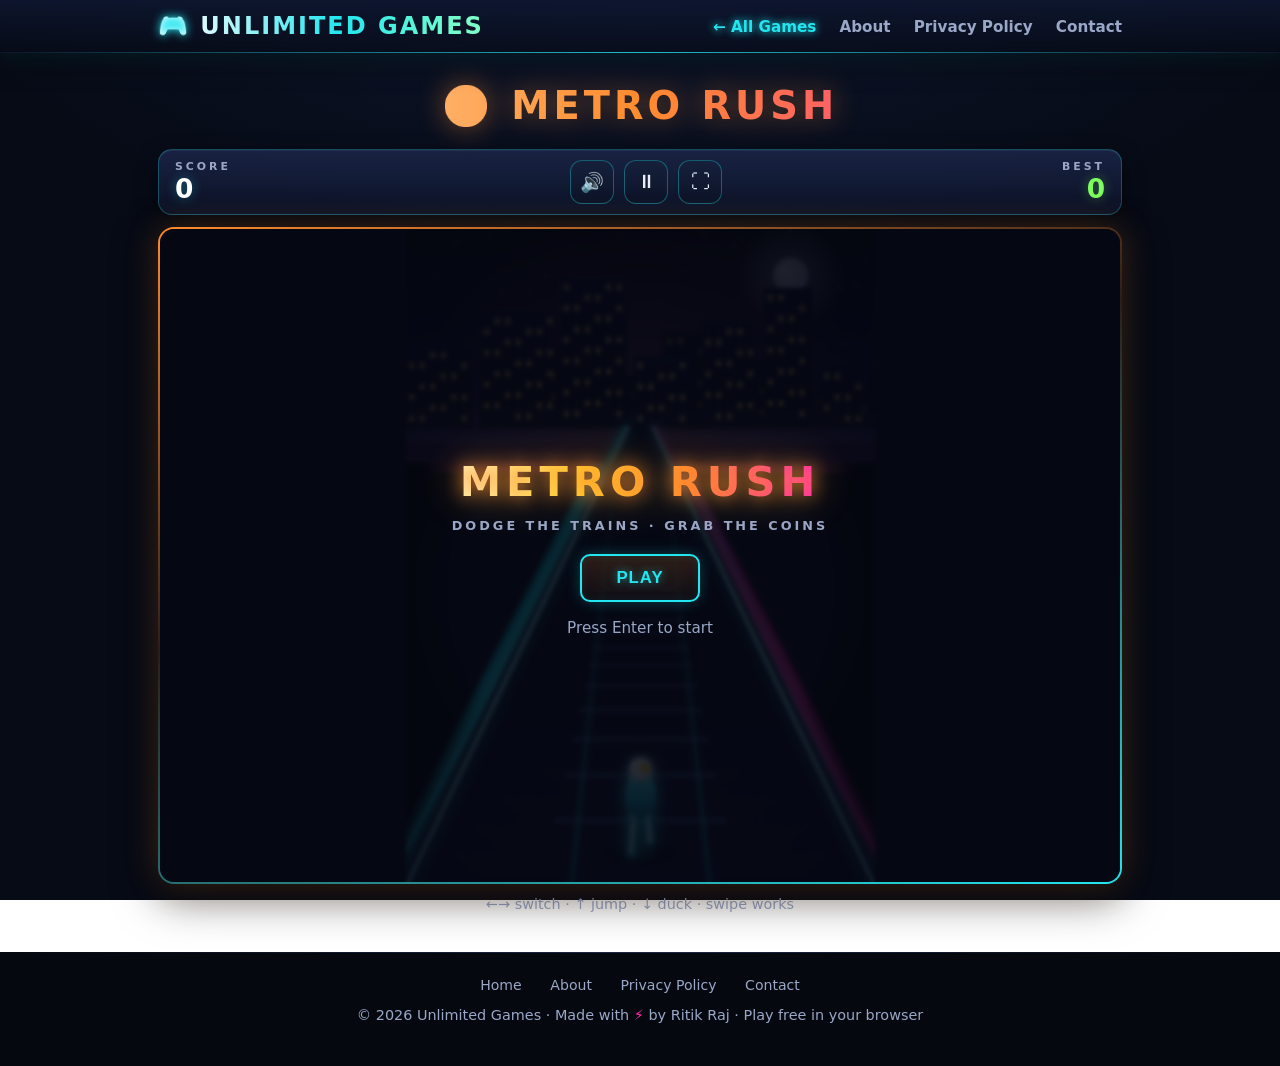
<file: metro.html>
<!DOCTYPE html>
<html lang="en">
<head>
<meta charset="UTF-8">
<meta name="viewport" content="width=device-width, initial-scale=1.0, maximum-scale=1.0, user-scalable=no">
<title>Metro Rush — Free Endless Metro Runner Game</title>
<meta name="description" content="Metro Rush is a free endless 3-lane metro runner. Switch lanes, jump barriers, duck under bars and grab coins. Play free in your browser.">
<meta property="og:type" content="website">
<meta property="og:title" content="Metro Rush — Free Endless Metro Runner Game">
<meta property="og:description" content="Dodge trains and barriers in a neon metro tunnel. Play free in your browser — no download, no signup.">
<meta property="og:url" content="https://ev-rush-game.pages.dev/metro.html">
<meta property="og:image" content="https://ev-rush-game.pages.dev/og-image.png">
<meta name="twitter:card" content="summary_large_image">
<meta name="twitter:title" content="Metro Rush — Free Endless Metro Runner Game">
<meta name="twitter:description" content="Dodge trains and barriers in a neon metro tunnel. Play free in your browser.">
<meta name="twitter:image" content="https://ev-rush-game.pages.dev/og-image.png">
<link rel="stylesheet" href="style.css">
<style>
/* ---------- Game Zone shared chrome ---------- */
.site-header {
  background: linear-gradient(180deg, rgba(14,23,48,0.88), rgba(7,11,22,0.55));
  backdrop-filter: blur(12px);
  -webkit-backdrop-filter: blur(12px);
  border-bottom: 1px solid transparent;
  border-image: linear-gradient(90deg, transparent, rgba(34,230,240,0.8), transparent) 1;
  box-shadow: 0 8px 30px rgba(0,0,0,0.45), 0 0 24px rgba(34,230,240,0.16);
}
.logo {
  background: linear-gradient(92deg, #ffffff 5%, var(--cyan) 55%, #7dffc9 95%);
  -webkit-background-clip: text; background-clip: text;
  color: transparent; -webkit-text-fill-color: transparent;
}
nav.main-nav a { transition: color 0.2s, text-shadow 0.2s; }
.game-hero { text-align: center; margin: 6px 0 20px; }
.game-hero h1 {
  margin: 0; font-size: 2.4rem; font-weight: 800; letter-spacing: 4px;
  background: linear-gradient(92deg, #ffd9a8 5%, #ff8c2e 50%, #ff2ea6 95%);
  -webkit-background-clip: text; background-clip: text;
  color: transparent; -webkit-text-fill-color: transparent;
  filter: drop-shadow(0 0 14px rgba(255,140,46,0.45));
}
.hud {
  display: flex; justify-content: space-between; align-items: center;
  max-width: 100%; margin: 0 auto 12px; padding: 10px 16px;
  background: linear-gradient(180deg, rgba(26,36,70,0.92), rgba(13,20,40,0.92));
  border: 1px solid rgba(34,230,240,0.28); border-radius: 14px;
  box-shadow: 0 6px 22px rgba(0,0,0,0.45), inset 0 1px 0 rgba(255,255,255,0.06);
}
.hud .score-box { text-align: left; }
.hud .label { font-size: 0.68rem; color: var(--muted); letter-spacing: 3px; font-weight: 600; }
.hud .value { font-size: 1.65rem; font-weight: 800; color: #fff; font-variant-numeric: tabular-nums; text-shadow: 0 0 12px rgba(34,230,240,0.35); }
.hud .value.best { color: var(--lime); text-shadow: 0 0 12px rgba(125,255,94,0.35); }
.hud .icon-btns { display: flex; gap: 10px; }
.icon-btn {
  width: 44px; height: 44px; border-radius: 12px; border: 1px solid rgba(34,230,240,0.35);
  background: linear-gradient(180deg, #16203c, #0d1428); color: var(--text); font-size: 1.2rem; cursor: pointer;
  transition: transform 0.15s, box-shadow 0.15s, border-color 0.15s;
}
.icon-btn:hover { border-color: var(--cyan); box-shadow: 0 0 14px rgba(34,230,240,0.35); transform: translateY(-1px); }
.icon-btn:active { transform: translateY(1px) scale(0.96); }
.icon-btn:focus-visible { outline: 2px solid var(--cyan); outline-offset: 2px; }
.stage {
  position: relative; max-width: none; width: 100%; margin: 0 auto;
  border: 2px solid transparent; border-radius: 16px; overflow: hidden;
  background:
    linear-gradient(#0a0f1e, #0a0f1e) padding-box,
    linear-gradient(160deg, #ff8c2e, rgba(255,140,46,0.15) 42%, var(--cyan)) border-box;
  box-shadow: 0 0 34px rgba(255,140,46,0.22), 0 14px 44px rgba(0,0,0,0.55);
  animation: stageGlow 4.5s ease-in-out infinite;
}
@keyframes stageGlow {
  0%, 100% { box-shadow: 0 0 26px rgba(255,140,46,0.18), 0 14px 44px rgba(0,0,0,0.55); }
  50% { box-shadow: 0 0 46px rgba(255,140,46,0.36), 0 14px 44px rgba(0,0,0,0.55); }
}
@media (prefers-reduced-motion: reduce) { .stage { animation: none; } }
#gameCanvas { display: block; margin: 0 auto; touch-action: none; }
.overlay {
  position: absolute; inset: 0; display: flex; flex-direction: column;
  align-items: center; justify-content: center; text-align: center;
  background: rgba(5, 8, 18, 0.86); backdrop-filter: blur(2px);
  padding: 24px; z-index: 5;
}
.overlay.hidden { display: none; }
.overlay h2 {
  margin: 0 0 10px; font-size: 2.2rem; letter-spacing: 4px; color: #ff8c2e;
  text-shadow: 0 0 18px rgba(255,140,46,0.8);
}
#startScreen h2 {
  font-size: 2.6rem; letter-spacing: 5px;
  background: linear-gradient(92deg, #fff3b0 5%, #ffd12e 32%, #ff8c2e 62%, #ff2ea6 95%);
  -webkit-background-clip: text; background-clip: text;
  color: transparent; -webkit-text-fill-color: transparent;
  filter: drop-shadow(0 0 18px rgba(255,180,60,0.45));
}
#startScreen .tagline {
  color: var(--muted); letter-spacing: 3px; font-size: 0.8rem; margin: 0 0 18px; font-weight: 600;
}
#gameOverScreen h2.crash {
  background: linear-gradient(92deg, #ffb0d8, var(--magenta));
  -webkit-background-clip: text; background-clip: text;
  color: transparent; -webkit-text-fill-color: transparent;
  filter: drop-shadow(0 0 16px rgba(255,46,166,0.6));
}
.overlay h2.crash { color: var(--magenta); text-shadow: 0 0 18px rgba(255,46,166,0.8); }
.overlay p { color: var(--muted); margin: 6px 0 14px; line-height: 1.6; font-size: 0.95rem; }
.big-score { font-size: 3rem; font-weight: 800; color: #fff; margin: 4px 0; font-variant-numeric: tabular-nums; }
.newbest {
  color: var(--lime); font-weight: 800; letter-spacing: 2px; margin: 6px 0 2px;
  animation: pulse 1s infinite;
}
@keyframes pulse { 50% { opacity: 0.45; } }
.overlay .row { display: flex; gap: 12px; margin-top: 14px; flex-wrap: wrap; justify-content: center; }
.btn {
  background: linear-gradient(180deg, rgba(255,140,46,0.16), rgba(255,140,46,0.04));
}
.btn:hover { background: linear-gradient(180deg, rgba(255,140,46,0.28), rgba(255,140,46,0.08)); box-shadow: 0 0 26px rgba(255,140,46,0.55), 0 6px 18px rgba(0,0,0,0.5); }
.btn:focus-visible { outline: 2px solid #ff8c2e; outline-offset: 3px; }
.btn.pink { background: linear-gradient(180deg, rgba(255,46,166,0.18), rgba(255,46,166,0.04)); }
.btn.pink:hover { box-shadow: 0 0 26px rgba(255,46,166,0.55), 0 6px 18px rgba(0,0,0,0.5); }
.site-footer { border-top: 1px solid transparent; border-image: linear-gradient(90deg, transparent, var(--line), transparent) 1; padding: 24px 18px 28px; }
.site-footer nav { margin-bottom: 10px; }
.site-footer nav a { padding: 4px 2px; }
.controls-line { text-align: center; color: var(--muted); font-size: 0.9rem; margin: 12px auto 0; max-width: 100%; }
@media (max-width: 480px) {
  .game-hero h1 { font-size: 1.7rem; letter-spacing: 3px; }
  .hud { padding: 8px 12px; border-radius: 12px; }
  .hud .value { font-size: 1.4rem; }
  .overlay h2 { font-size: 1.7rem; }
  .big-score { font-size: 2.4rem; }
}

/* ---- Responsive stage + fullscreen (Game Zone module) ---- */
.stage:fullscreen, .stage:-webkit-full-screen, .stage:-moz-full-screen, .stage:-ms-fullscreen {
  border-radius: 0 !important; max-width: none !important; width: 100vw !important; height: 100vh !important; margin: 0;
}
.stage.fake-full {
  position: fixed; inset: 0; z-index: 9999;
  width: 100vw !important; height: 100dvh !important;
  max-width: none !important; border-radius: 0; margin: 0;
}

</style>
<meta name="google-adsense-account" content="ca-pub-9282230786844335">
<script async src="https://pagead2.googlesyndication.com/pagead/js/adsbygoogle.js?client=ca-pub-9282230786844335" crossorigin="anonymous"></script>
</head>
<body>

<header class="site-header">
  <div class="header-inner">
    <a class="logo" href="index.html"><span class="bolt">🎮</span> UNLIMITED GAMES</a>
    <nav class="main-nav">
      <a href="index.html" class="active">← All Games</a>
      <a href="about.html">About</a>
      <a href="privacy.html">Privacy Policy</a>
      <a href="contact.html">Contact</a>
    </nav>
  </div>
</header>

<main>
  <div class="game-hero">
    <h1>🚇 METRO RUSH</h1>
  </div>

  <div class="hud">
    <div class="score-box">
      <div class="label">SCORE</div>
      <div class="value" id="scoreVal">0</div>
    </div>
    <div class="icon-btns">
      <button class="icon-btn" id="muteBtn" title="Mute / unmute sound (M)" aria-label="Mute sound">🔊</button>
      <button class="icon-btn" id="pauseBtn" title="Pause / resume (P)" aria-label="Pause game">⏸</button>
      <button class="icon-btn" id="fsBtn" title="Fullscreen (F)" aria-label="Toggle fullscreen">⛶</button>
    </div>
    <div class="score-box" style="text-align:right">
      <div class="label">BEST</div>
      <div class="value best" id="bestVal">0</div>
    </div>
  </div>

  <div class="stage" id="stage">
    <canvas id="gameCanvas" width="400" height="560"></canvas>

    <div class="overlay" id="startScreen">
      <h2>METRO RUSH</h2>
      <p class="tagline">DODGE THE TRAINS · GRAB THE COINS</p>
      <button class="btn" id="startBtn">PLAY</button>
      <p class="meta" style="margin-top:14px">Press Enter to start</p>
    </div>

    <div class="overlay hidden" id="pauseScreen">
      <h2>PAUSED</h2>
      <div class="row">
        <button class="btn" id="resumeBtn">RESUME</button>
        <button class="btn pink" id="restartBtnPause">RESTART</button>
      </div>
    </div>

    <div class="overlay hidden" id="gameOverScreen">
      <h2 class="crash">GAME OVER</h2>
      <div class="newbest hidden" id="newBestTag">★ NEW BEST ★</div>
      <div class="label" style="color:var(--muted);letter-spacing:2px;font-size:0.75rem">FINAL SCORE</div>
      <div class="big-score" id="finalScore">0</div>
      <p id="bestLine">Best: 0</p>
      <div class="row">
        <button class="btn" id="restartBtn">PLAY AGAIN</button>
      </div>
      <p class="meta" style="margin-top:12px">Press Enter to restart</p>
    </div>
  </div>

  <p class="controls-line">←→ switch · ↑ jump · ↓ duck · swipe works</p>
</main>

<footer class="site-footer">
  <nav>
    <a href="index.html">Home</a>
    <a href="about.html">About</a>
    <a href="privacy.html">Privacy Policy</a>
    <a href="contact.html">Contact</a>
  </nav>
  <p>© 2026 Unlimited Games · Made with <span class="heart">⚡</span> by Ritik Raj · Play free in your browser</p>
</footer>

<script>
/* ============================================================
   METRO RUSH — original endless 3-lane neon metro runner.
   Pseudo-3D: lanes converge to a vanishing point; obstacles
   scale by depth as they rush toward the camera. Own name,
   own canvas art — no third-party characters or assets.
   Canvas only. No external assets. Plain ES5-ish JS.
   ============================================================ */
(function () {
'use strict';

/* ---------------- Canvas & pseudo-3D projection ---------------- */
var canvas = document.getElementById('gameCanvas');
var ctx = canvas.getContext('2d');
var W = canvas.width;   // 400
var H = canvas.height;  // 560

var CX = W / 2;
var HORIZON = H * 0.30;      // vanishing point height
var GROUND = H * 0.94;       // where the runner stands (z = 0)
var FOV = 260;               // projection depth
var LANE_W = 118;            // world-space lane spacing

function scl(z) { return FOV / (FOV + Math.max(0, z)); }        // depth scale
function laneX(lane, z) { return CX + lane * LANE_W * scl(z); }
function depthY(z) { return HORIZON + (GROUND - HORIZON) * scl(z); }

var ST = { START: 0, PLAY: 1, PAUSE: 2, OVER: 3 };
var state = ST.START;

/* ---------------- DOM refs ---------------- */
var scoreVal = document.getElementById('scoreVal');
var bestVal = document.getElementById('bestVal');
var finalScoreEl = document.getElementById('finalScore');
var bestLine = document.getElementById('bestLine');
var newBestTag = document.getElementById('newBestTag');
var startScreen = document.getElementById('startScreen');
var pauseScreen = document.getElementById('pauseScreen');
var gameOverScreen = document.getElementById('gameOverScreen');
var startBtn = document.getElementById('startBtn');
var resumeBtn = document.getElementById('resumeBtn');
var restartBtn = document.getElementById('restartBtn');
var restartBtnPause = document.getElementById('restartBtnPause');
var pauseBtn = document.getElementById('pauseBtn');
var muteBtn = document.getElementById('muteBtn');

/* ---------------- Best score (localStorage, guarded) ---------------- */
var best = 0;
try { best = parseInt(localStorage.getItem('metrorush_best') || '0', 10) || 0; } catch (e) { best = 0; }
function saveBest() {
  try { localStorage.setItem('metrorush_best', String(best)); } catch (e) { /* storage unavailable */ }
}
bestVal.textContent = best;

/* ---------------- Tiny WebAudio SFX ---------------- */
var audioCtx = null;
var muted = false;
function ensureAudio() {
  if (!audioCtx) {
    try { audioCtx = new (window.AudioContext || window.webkitAudioContext)(); } catch (e) { audioCtx = null; }
  }
  if (audioCtx && audioCtx.state === 'suspended') { audioCtx.resume(); }
}
function beep(freq, dur, type, vol) {
  if (muted) return;
  ensureAudio();
  if (!audioCtx) return;
  try {
    var o = audioCtx.createOscillator();
    var g = audioCtx.createGain();
    o.type = type || 'sine';
    o.frequency.value = freq;
    g.gain.setValueAtTime(vol || 0.06, audioCtx.currentTime);
    g.gain.exponentialRampToValueAtTime(0.0001, audioCtx.currentTime + dur);
    o.connect(g); g.connect(audioCtx.destination);
    o.start(); o.stop(audioCtx.currentTime + dur);
  } catch (e) { /* ignore */ }
}
function sfxCoin() { beep(880, 0.07, 'square', 0.045); setTimeout(function () { beep(1320, 0.09, 'square', 0.045); }, 55); }
function sfxJump() { beep(300, 0.12, 'sine', 0.05); setTimeout(function () { beep(520, 0.12, 'sine', 0.05); }, 70); }
function sfxDuck() { beep(200, 0.1, 'sine', 0.05); }
function sfxSwipe() { beep(440, 0.07, 'triangle', 0.045); }
function sfxDie() { beep(220, 0.3, 'sawtooth', 0.09); setTimeout(function () { beep(110, 0.4, 'sawtooth', 0.08); }, 120); }
function sfxClick() { beep(520, 0.06, 'triangle', 0.05); }

/* ---------------- Game state ---------------- */
var SPAWN_Z = 560;
var playerLane, playerLaneT;   // smooth lane + target lane (-1, 0, 1)
var jumpY, jumpV;              // vertical jump physics (px)
var duckT;                     // duck/slide timer
var speed, dist, score, coins;
var obstacles, pickups, ties, runPhase, spawnGap, sinceSpawn;

function rnd(n) { return (Math.random() * n) | 0; }
function pick(arr) { return arr[rnd(arr.length)]; }

function resetGame() {
  playerLane = 0; playerLaneT = 0;
  jumpY = 0; jumpV = 0;
  duckT = 0;
  speed = 150; dist = 0; score = 0; coins = 0;
  obstacles = []; pickups = [];
  ties = []; for (var i = 0; i <= 16; i++) ties.push(i * 36);
  runPhase = 0; sinceSpawn = 0; spawnGap = 170;
  updateHUD();
}

/* ---------------- Spawning (always fair: 1 lane stays open) ---------------- */
function spawnRow() {
  var kind = rnd(6);
  var lane = rnd(3) - 1;
  if (kind === 0) {           // low barrier — jump it
    obstacles.push({ type: 'barrier', lane: lane, z: SPAWN_Z });
    coinLine(lane, SPAWN_Z - 60, 5);
  } else if (kind === 1) {    // tall block — change lane
    obstacles.push({ type: 'block', lane: lane, z: SPAWN_Z });
    coinLine(pick([-1, 0, 1].filter(function (l) { return l !== lane; })), SPAWN_Z - 60, 5);
  } else if (kind === 2) {    // overhead bar — duck
    obstacles.push({ type: 'overbar', lane: lane, z: SPAWN_Z });
    coinLine(lane, SPAWN_Z - 60, 5);
  } else if (kind === 3) {    // metro train across 2 lanes — use the free lane
    var freeLane = rnd(3) - 1;
    for (var l = -1; l <= 1; l++) {
      if (l !== freeLane) obstacles.push({ type: 'train', lane: l, z: SPAWN_Z });
    }
    coinLine(freeLane, SPAWN_Z - 40, 6);
  } else if (kind === 4) {    // two barriers side by side — jump either open lane
    var other = lane === 0 ? 1 : 0;
    obstacles.push({ type: 'barrier', lane: lane, z: SPAWN_Z });
    obstacles.push({ type: 'barrier', lane: other, z: SPAWN_Z });
  } else {                    // mixed: block + overbar in two lanes
    var l2 = lane === 0 ? -1 : 0;
    obstacles.push({ type: 'block', lane: lane, z: SPAWN_Z });
    obstacles.push({ type: 'overbar', lane: l2, z: SPAWN_Z + 40 });
    coinLine(lane === 1 ? 1 : -1, SPAWN_Z - 60, 5);
  }
}
function coinLine(lane, z0, n) {
  for (var i = 0; i < n; i++) {
    pickups.push({ lane: lane, z: z0 - i * 30 });
  }
}

/* ---------------- Input: keyboard ---------------- */
function moveLane(d) {
  if (state !== ST.PLAY) return;
  var nt = playerLaneT + d;
  if (nt < -1) nt = -1; if (nt > 1) nt = 1;
  if (nt !== playerLaneT) { playerLaneT = nt; sfxSwipe(); }
}
function doJump() {
  if (state !== ST.PLAY || jumpY > 1) return;
  jumpV = 560; duckT = 0; sfxJump();
}
function doDuck() {
  if (state !== ST.PLAY) return;
  if (jumpY > 1) { jumpV = -900; return; }   // fast-fall out of a jump
  if (duckT <= 0) { duckT = 0.55; sfxDuck(); } else { duckT = 0.55; }
}
window.addEventListener('keydown', function (e) {
  var k = e.key;
  var handled = true;
  if (k === 'ArrowLeft' || k === 'a' || k === 'A') moveLane(-1);
  else if (k === 'ArrowRight' || k === 'd' || k === 'D') moveLane(1);
  else if (k === 'ArrowUp' || k === 'w' || k === 'W' || k === ' ') doJump();
  else if (k === 'ArrowDown' || k === 's' || k === 'S') doDuck();
  else if (k === 'p' || k === 'P') togglePause();
  else if (k === 'm' || k === 'M') toggleMute();
  else if (k === 'Enter') {
    if (state === ST.START || state === ST.OVER) startGame();
  }
  else handled = false;
  if (handled) e.preventDefault();
});

/* ---------------- Input: swipe ---------------- */
var swipeStart = null;
canvas.addEventListener('touchstart', function (e) {
  var t = e.touches[0];
  swipeStart = { x: t.clientX, y: t.clientY };
  e.preventDefault();
}, { passive: false });
canvas.addEventListener('touchmove', function (e) { e.preventDefault(); }, { passive: false });
canvas.addEventListener('touchend', function (e) {
  if (!swipeStart) return;
  var t = e.changedTouches[0];
  var dx = t.clientX - swipeStart.x, dy = t.clientY - swipeStart.y;
  if (Math.abs(dx) < 20 && Math.abs(dy) < 20) {
    // tap = jump
    doJump();
  } else if (Math.abs(dx) > Math.abs(dy)) {
    moveLane(dx > 0 ? 1 : -1);
  } else if (dy < 0) {
    doJump();
  } else {
    doDuck();
  }
  swipeStart = null;
  e.preventDefault();
}, { passive: false });

/* ---------------- Buttons & overlays ---------------- */
function updateHUD() {
  scoreVal.textContent = Math.floor(score);
  bestVal.textContent = best;
}
function showOverlay(el) {
  startScreen.classList.add('hidden');
  pauseScreen.classList.add('hidden');
  gameOverScreen.classList.add('hidden');
  if (el) el.classList.remove('hidden');
}
function startGame() {
  ensureAudio(); sfxClick();
  resetGame();
  state = ST.PLAY;
  showOverlay(null);
}
function togglePause() {
  if (state === ST.PLAY) {
    state = ST.PAUSE; sfxClick(); showOverlay(pauseScreen);
  } else if (state === ST.PAUSE) {
    state = ST.PLAY; sfxClick(); showOverlay(null);
  }
}
function toggleMute() {
  muted = !muted;
  muteBtn.textContent = muted ? '🔇' : '🔊';
}
function gameOver() {
  state = ST.OVER;
  sfxDie();
  var sc = Math.floor(score);
  var isBest = sc > best;
  if (isBest) { best = sc; saveBest(); }
  finalScoreEl.textContent = sc;
  bestLine.textContent = 'Best: ' + best;
  newBestTag.classList.toggle('hidden', !isBest);
  updateHUD();
  showOverlay(gameOverScreen);
}
startBtn.addEventListener('click', startGame);
restartBtn.addEventListener('click', startGame);
restartBtnPause.addEventListener('click', startGame);
resumeBtn.addEventListener('click', togglePause);
pauseBtn.addEventListener('click', function () { if (state === ST.PLAY || state === ST.PAUSE) togglePause(); });
muteBtn.addEventListener('click', toggleMute);

/* ---------------- Update ---------------- */
function playerHit(o) {
  if (Math.round(playerLane) !== o.lane) return false;
  if (o.type === 'barrier') return jumpY < 38;
  if (o.type === 'overbar') return duckT <= 0;
  return true; // block, train
}
function update(dt) {
  // smooth lane glide
  playerLane += (playerLaneT - playerLane) * Math.min(1, dt * 12);
  if (Math.abs(playerLaneT - playerLane) < 0.02) playerLane = playerLaneT;
  // jump physics
  if (jumpY > 0 || jumpV !== 0) {
    jumpY += jumpV * dt;
    jumpV -= 1500 * dt;
    if (jumpY <= 0) { jumpY = 0; jumpV = 0; }
  }
  if (duckT > 0) duckT -= dt;
  runPhase += dt * speed * 0.02;

  // speed & distance
  speed = Math.min(430, speed + dt * 7);
  dist += speed * dt;
  score += speed * dt * 0.06;

  // spawn rows
  sinceSpawn += speed * dt;
  if (sinceSpawn >= spawnGap) {
    sinceSpawn = 0;
    spawnGap = Math.max(120, 170 - (speed - 150) * 0.18);
    spawnRow();
  }

  // move obstacles & pickups
  for (var i = obstacles.length - 1; i >= 0; i--) {
    var o = obstacles[i];
    o.z -= speed * dt;
    if (o.z > -14 && o.z < 14 && playerHit(o)) { gameOver(); return; }
    if (o.z < -60) obstacles.splice(i, 1);
  }
  for (var j = pickups.length - 1; j >= 0; j--) {
    var p = pickups[j];
    p.z -= speed * dt;
    if (p.z > -16 && p.z < 16 && Math.round(playerLane) === p.lane && jumpY < 90) {
      score += 25; coins++;
      sfxCoin();
      pickups.splice(j, 1);
    } else if (p.z < -60) {
      pickups.splice(j, 1);
    }
  }
  // rail ties rush toward the camera
  for (var t = 0; t < ties.length; t++) {
    ties[t] -= speed * dt;
    if (ties[t] < 0) ties[t] += 16 * 36;
  }
  updateHUD();
}

/* ---------------- Drawing ---------------- */
var stars = [], buildings = [];
(function seedSky() {
  var s;
  for (s = 0; s < 60; s++) stars.push({ x: Math.random(), y: Math.random() * 0.28 });
  for (s = 0; s < 14; s++) buildings.push({ w: 24 + Math.random() * 46, h: 30 + Math.random() * 90 });
})();

/* Layered parallax skyline (deterministic, two depth layers) */
var skylineFar = [], skylineNear = [];
var SKY_FAR_W = 960, SKY_NEAR_W = 1180;
(function seedSkyline() {
  var x = 0, i = 0, w, h;
  while (x < SKY_FAR_W) { w = 30 + ((i * 53) % 48); h = 22 + ((i * 37) % 62); skylineFar.push({ x: x, w: w, h: h, seed: i }); x += w + 7; i++; }
  x = 0; i = 0;
  while (x < SKY_NEAR_W) { w = 26 + ((i * 41) % 46); h = 42 + ((i * 29) % 96); skylineNear.push({ x: x, w: w, h: h, seed: i }); x += w + 6; i++; }
})();
/* Premium drawing helpers: gradients + soft shadows instead of flat boxes */
function gradBox(x, y, w, h, cTop, cBot, glowColor, glow) {
  if (w <= 0 || h <= 0) return;
  ctx.save();
  if (glow) { ctx.shadowColor = glowColor; ctx.shadowBlur = glow; }
  var g = ctx.createLinearGradient(0, y, 0, y + h);
  g.addColorStop(0, cTop);
  g.addColorStop(1, cBot);
  ctx.fillStyle = g;
  ctx.fillRect(x, y, w, h);
  ctx.restore();
  ctx.save();  /* crisp top highlight, no shadow */
  ctx.fillStyle = 'rgba(255,255,255,0.35)';
  ctx.fillRect(x, y, w, Math.max(1, h * 0.07));
  ctx.restore();
}
function softShadow(x, y, w, h) {
  ctx.save();
  ctx.fillStyle = 'rgba(0,0,0,0.35)';
  ctx.beginPath(); ctx.ellipse(x + w / 2, y + h, w * 0.45, Math.max(1.5, h * 0.06), 0, 0, 6.3); ctx.fill();
  ctx.restore();
}
function drawBuildingRow(row, totalW, baseY, par, body, winOn) {
  var off = (par * dist) % totalW;
  for (var rep = -1; rep <= 0; rep++) {
    for (var i = 0; i < row.length; i++) {
      var b = row[i];
      var bx = rep * totalW + b.x - off;
      if (bx + b.w < -60 || bx > W + 60) continue;
      var g = ctx.createLinearGradient(0, baseY - b.h, 0, baseY);
      g.addColorStop(0, body); g.addColorStop(1, '#05070d');
      ctx.fillStyle = g;
      ctx.fillRect(bx, baseY - b.h, b.w, b.h);
      if (b.seed % 4 === 0) { ctx.fillStyle = body; ctx.fillRect(bx + b.w / 2 - 1, baseY - b.h - 10, 2, 10); }
      for (var wy = baseY - b.h + 6; wy < baseY - 7; wy += 9) {
        for (var wx = bx + 4; wx < bx + b.w - 3; wx += 9) {
          var lit = ((wx * 31 + wy * 17 + b.seed * 13) % 5) < 2;
          ctx.fillStyle = lit ? winOn : 'rgba(20,28,48,0.85)';
          ctx.fillRect(wx, wy, 4, 5);
        }
      }
    }
  }
}
function drawBackground() {
  // night sky: deep indigo melting into a warm horizon
  var g = ctx.createLinearGradient(0, 0, 0, HORIZON + 30);
  g.addColorStop(0, '#03040a');
  g.addColorStop(0.55, '#0a1030');
  g.addColorStop(0.85, '#1c1440');
  g.addColorStop(1, '#3a1c4a');
  ctx.fillStyle = g;
  ctx.fillRect(0, 0, W, HORIZON + 31);
  // moon with halo
  var mx = W * 0.82, my = H * 0.07;
  var halo = ctx.createRadialGradient(mx, my, 4, mx, my, 46);
  halo.addColorStop(0, 'rgba(220,235,255,0.5)');
  halo.addColorStop(1, 'rgba(220,235,255,0)');
  ctx.fillStyle = halo;
  ctx.fillRect(mx - 46, my - 46, 92, 92);
  var mg = ctx.createRadialGradient(mx - 5, my - 5, 2, mx, my, 16);
  mg.addColorStop(0, '#f4f8ff'); mg.addColorStop(1, '#b9c8e8');
  ctx.fillStyle = mg;
  ctx.beginPath(); ctx.arc(mx, my, 15, 0, 6.3); ctx.fill();
  // twinkling stars
  for (var i = 0; i < stars.length; i++) {
    var tw = 0.45 + 0.4 * Math.sin(nowMs * 0.002 + i * 1.7);
    ctx.fillStyle = 'rgba(200,220,255,' + tw.toFixed(2) + ')';
    ctx.fillRect(stars[i].x * W, stars[i].y * H, 1.6, 1.6);
  }
  // distant city glow behind the skyline
  var dg = ctx.createRadialGradient(CX, HORIZON, 6, CX, HORIZON, 190);
  dg.addColorStop(0, 'rgba(255,140,46,0.30)');
  dg.addColorStop(0.6, 'rgba(255,80,160,0.12)');
  dg.addColorStop(1, 'rgba(255,80,160,0)');
  ctx.fillStyle = dg;
  ctx.fillRect(0, 0, W, HORIZON + 40);
  // parallax skylines: far layer drifts slow, near layer faster
  drawBuildingRow(skylineFar, SKY_FAR_W, HORIZON + 2, 0.10, '#0b1226', 'rgba(255,190,90,0.55)');
  drawBuildingRow(skylineNear, SKY_NEAR_W, HORIZON + 2, 0.26, '#0e1730', 'rgba(255,214,120,0.78)');
  // fog band at the horizon
  var fg = ctx.createLinearGradient(0, HORIZON - 26, 0, HORIZON + 14);
  fg.addColorStop(0, 'rgba(120,140,220,0)');
  fg.addColorStop(1, 'rgba(150,170,235,0.16)');
  ctx.fillStyle = fg;
  ctx.fillRect(0, HORIZON - 26, W, 40);
}
function drawTrack() {
  // ballast bed with vertical gradient
  var half0 = 208, halfF = 14;
  var tg = ctx.createLinearGradient(0, HORIZON, 0, H);
  tg.addColorStop(0, '#0c1122'); tg.addColorStop(0.5, '#0a0e1c'); tg.addColorStop(1, '#121832');
  ctx.fillStyle = tg;
  ctx.beginPath();
  ctx.moveTo(CX - halfF, HORIZON); ctx.lineTo(CX + halfF, HORIZON);
  ctx.lineTo(CX + half0, H); ctx.lineTo(CX - half0, H);
  ctx.closePath(); ctx.fill();
  // sleepers with gradient + edge sheen
  for (var i = 0; i < ties.length; i++) {
    var z = ties[i], s = scl(z);
    var y = depthY(z);
    var wdt = 156 * s;
    var a = 0.16 + 0.30 * s;
    var sg = ctx.createLinearGradient(0, y - 2 * s, 0, y + 3 * s);
    sg.addColorStop(0, 'rgba(150,170,230,' + a.toFixed(2) + ')');
    sg.addColorStop(1, 'rgba(70,85,140,' + (a * 0.7).toFixed(2) + ')');
    ctx.fillStyle = sg;
    ctx.fillRect(CX - wdt / 2, y - 2 * s, wdt, 5 * s + 1);
  }
  // neon platform edge trims (cyan left / magenta right)
  ctx.save();
  ctx.shadowBlur = 10;
  ctx.lineWidth = 2.5;
  ctx.shadowColor = '#22e6f0'; ctx.strokeStyle = '#22e6f0';
  ctx.beginPath(); ctx.moveTo(CX - 13, HORIZON); ctx.lineTo(CX - 216, H); ctx.stroke();
  ctx.shadowColor = '#ff2ea6'; ctx.strokeStyle = '#ff2ea6';
  ctx.beginPath(); ctx.moveTo(CX + 13, HORIZON); ctx.lineTo(CX + 216, H); ctx.stroke();
  ctx.restore();
  // lane divider glow lines
  for (var l = -1; l <= 1; l += 2) {
    var xb = CX + l * 0.5 * LANE_W, xf = CX + l * 0.5 * LANE_W * scl(600);
    var grd = ctx.createLinearGradient(0, HORIZON, 0, H);
    grd.addColorStop(0, 'rgba(34,230,240,0)'); grd.addColorStop(1, 'rgba(34,230,240,0.6)');
    ctx.save(); ctx.shadowColor = '#22e6f0'; ctx.shadowBlur = 6;
    ctx.strokeStyle = grd; ctx.lineWidth = 2;
    ctx.beginPath(); ctx.moveTo(xf, HORIZON); ctx.lineTo(xb, H); ctx.stroke();
    ctx.restore();
  }
  // glowing side rails
  ctx.save();
  ctx.shadowColor = '#22e6f0'; ctx.shadowBlur = 12;
  ctx.strokeStyle = 'rgba(150,240,250,0.95)';
  ctx.lineWidth = 3;
  ctx.beginPath(); ctx.moveTo(CX - 10, HORIZON); ctx.lineTo(CX - 200, H); ctx.stroke();
  ctx.beginPath(); ctx.moveTo(CX + 10, HORIZON); ctx.lineTo(CX + 200, H); ctx.stroke();
  ctx.restore();
}
function drawRunner() {
  var px = laneX(playerLane, 0);
  var base = GROUND - jumpY;
  var ducking = duckT > 0 && jumpY < 1;
  var squash = ducking ? 0.55 : 1;
  // soft contact shadow
  ctx.save();
  ctx.globalAlpha = 0.4 * Math.max(0.25, 1 - jumpY / 220);
  ctx.fillStyle = '#000';
  ctx.beginPath(); ctx.ellipse(px, GROUND + 7, 30, 8, 0, 0, 6.3); ctx.fill();
  ctx.restore();
  // motion trail
  var trail = ctx.createLinearGradient(0, base - 70 * squash, 0, base + 10);
  trail.addColorStop(0, 'rgba(34,230,240,0)');
  trail.addColorStop(1, 'rgba(34,230,240,0.18)');
  ctx.fillStyle = trail;
  ctx.fillRect(px - 12, base - 70 * squash, 24, 80 * squash);
  var legSwing = Math.sin(runPhase * 2.2) * (jumpY > 1 ? 4 : 12);
  // legs: soft glow pass + bright core
  ctx.save();
  ctx.lineCap = 'round';
  ctx.shadowColor = '#22e6f0'; ctx.shadowBlur = 12;
  ctx.strokeStyle = 'rgba(20,160,190,0.9)'; ctx.lineWidth = 9;
  ctx.beginPath(); ctx.moveTo(px - 6, base - 26 * squash); ctx.lineTo(px - 8, base - legSwing * 0.4); ctx.stroke();
  ctx.beginPath(); ctx.moveTo(px + 6, base - 26 * squash); ctx.lineTo(px + 8, base + legSwing * 0.4); ctx.stroke();
  ctx.shadowBlur = 0;
  ctx.strokeStyle = '#bdf6ff'; ctx.lineWidth = 3.5;
  ctx.beginPath(); ctx.moveTo(px - 6, base - 26 * squash); ctx.lineTo(px - 8, base - legSwing * 0.4); ctx.stroke();
  ctx.beginPath(); ctx.moveTo(px + 6, base - 26 * squash); ctx.lineTo(px + 8, base + legSwing * 0.4); ctx.stroke();
  ctx.restore();
  // body: vertical gradient + rim light
  var by = base - 44 * squash, bh = 20 * squash;
  var bg = ctx.createLinearGradient(0, by - bh, 0, by + bh);
  bg.addColorStop(0, '#4ff3ff'); bg.addColorStop(0.55, '#1fc6d8'); bg.addColorStop(1, '#0e7d96');
  ctx.save();
  ctx.shadowColor = '#22e6f0'; ctx.shadowBlur = 14;
  ctx.fillStyle = bg;
  ctx.beginPath(); ctx.ellipse(px, by, 13, bh, 0, 0, 6.3); ctx.fill();
  ctx.restore();
  ctx.save();
  ctx.strokeStyle = 'rgba(220,255,255,0.75)'; ctx.lineWidth = 2;
  ctx.beginPath(); ctx.ellipse(px, by, 13, bh, 0, -2.4, -0.7); ctx.stroke();
  ctx.restore();
  // head: radial gradient + glowing headlamp
  var hy = base - 66 * squash - 8 * (1 - squash);
  var hg = ctx.createRadialGradient(px - 3, hy - 3, 2, px, hy, 11);
  hg.addColorStop(0, '#ffffff'); hg.addColorStop(0.6, '#dffbff'); hg.addColorStop(1, '#9fd8e8');
  ctx.save();
  ctx.shadowColor = '#9feaff'; ctx.shadowBlur = 10;
  ctx.fillStyle = hg;
  ctx.beginPath(); ctx.arc(px, hy, 10, 0, 6.3); ctx.fill();
  ctx.restore();
  ctx.save();
  ctx.shadowColor = '#ffd12e'; ctx.shadowBlur = 12;
  ctx.fillStyle = '#ffd12e';
  ctx.beginPath(); ctx.arc(px + 4, hy - 1, 3.6, 0, 6.3); ctx.fill();
  ctx.restore();
}
function drawObstacle(o) {
  if (o.z > SPAWN_Z || o.z < -40) return;
  var s = scl(o.z);
  var x = laneX(o.lane, o.z);
  var y = depthY(o.z);
  if (o.type === 'barrier') {
    var bw = 92 * s, bh = 44 * s;
    softShadow(x - bw / 2, y - bh, bw, bh);
    gradBox(x - bw / 2, y - bh, bw, bh, '#ffc25e', '#c2570e', '#ff8c2e', 14);
    // hazard chevrons
    ctx.save();
    ctx.fillStyle = 'rgba(20,8,0,0.85)';
    var n = 5;
    for (var i = 0; i < n; i++) {
      var cw2 = bw / n;
      ctx.fillRect(x - bw / 2 + i * cw2, y - bh * 0.45, cw2 * 0.45, bh * 0.45);
    }
    ctx.restore();
  } else if (o.type === 'block') {
    var kw = 96 * s, kh = 120 * s;
    softShadow(x - kw / 2, y - kh, kw, kh);
    gradBox(x - kw / 2, y - kh, kw, kh, '#ff6ec2', '#a3136e', '#ff2ea6', 16);
    // inner edge glow
    ctx.save();
    ctx.strokeStyle = 'rgba(255,200,235,0.5)'; ctx.lineWidth = Math.max(1, 2 * s);
    ctx.strokeRect(x - kw / 2 + 3 * s, y - kh + 3 * s, kw - 6 * s, kh - 6 * s);
    ctx.restore();
  } else if (o.type === 'overbar') {
    var ow = 96 * s, ph = 94 * s;
    gradBox(x - ow / 2 - 9 * s, y - ph, 9 * s, ph, '#5ff5ff', '#1899b0', '#22e6f0', 10);
    gradBox(x + ow / 2, y - ph, 9 * s, ph, '#5ff5ff', '#1899b0', '#22e6f0', 10);
    var barY = y - 80 * s, barH = 18 * s;
    softShadow(x - ow / 2, barY, ow, barH);
    gradBox(x - ow / 2, barY, ow, barH, '#8ff8ff', '#1fa8c4', '#22e6f0', 14);
    // hanging warning lights
    ctx.save();
    ctx.shadowColor = '#ff5d5d'; ctx.shadowBlur = 10 * s;
    ctx.fillStyle = '#ff8080';
    for (var li = 0; li < 3; li++) {
      var lx = x - ow / 4 + li * (ow / 4);
      ctx.beginPath(); ctx.arc(lx, barY + barH + 4 * s, 3 * s, 0, 6.3); ctx.fill();
    }
    ctx.restore();
  } else if (o.type === 'train') {
    var tw = 104 * s, th = 152 * s;
    var backZ = o.z + 90, bs = scl(backZ);
    var bxx = laneX(o.lane, backZ), byy = depthY(backZ);
    ctx.fillStyle = 'rgba(50,80,150,0.85)';
    ctx.fillRect(bxx - 104 * bs / 2, byy - 150 * bs, 104 * bs, 150 * bs);
    softShadow(x - tw / 2, y - th, tw, th);
    gradBox(x - tw / 2, y - th, tw, th, '#4f83e8', '#1c3f96', '#2e63c8', 18);
    // roof band
    ctx.fillStyle = 'rgba(10,18,40,0.9)';
    ctx.fillRect(x - tw / 2, y - th, tw, 12 * s);
    // glowing windows
    var nwin = 4;
    for (var i2 = 0; i2 < nwin; i2++) {
      var wx = x - tw / 2 + (i2 + 0.5) * (tw / nwin);
      var wg = ctx.createLinearGradient(0, y - th + 24 * s, 0, y - th + 50 * s);
      wg.addColorStop(0, '#fff3c4'); wg.addColorStop(1, '#e8b93c');
      ctx.save();
      ctx.shadowColor = '#ffe9a8'; ctx.shadowBlur = 8 * s;
      ctx.fillStyle = wg;
      ctx.fillRect(wx - 10 * s, y - th + 24 * s, 20 * s, 26 * s);
      ctx.restore();
    }
    // headlight halos
    ctx.save();
    for (var hl = -1; hl <= 1; hl += 2) {
      var hx = x + hl * 24 * s, hyy = y - 26 * s;
      var halo2 = ctx.createRadialGradient(hx, hyy, 1, hx, hyy, 16 * s);
      halo2.addColorStop(0, 'rgba(255,230,150,0.95)');
      halo2.addColorStop(1, 'rgba(255,230,150,0)');
      ctx.fillStyle = halo2;
      ctx.fillRect(hx - 16 * s, hyy - 16 * s, 32 * s, 32 * s);
      ctx.fillStyle = '#fff6d8';
      ctx.beginPath(); ctx.arc(hx, hyy, 5.5 * s, 0, 6.3); ctx.fill();
    }
    ctx.restore();
  }
}
function drawPickup(p) {
  if (p.z > SPAWN_Z || p.z < -40) return;
  var s = scl(p.z);
  var x = laneX(p.lane, p.z);
  var y = depthY(p.z) - 34 * s;
  var spin = Math.abs(Math.cos(runPhase * 1.4 + p.z * 0.03));
  var r = Math.max(1.6, 12 * s);
  var rx = Math.max(1.2, r * (0.35 + 0.65 * spin));
  ctx.save();
  // outer glow ring
  ctx.shadowColor = '#ffd12e'; ctx.shadowBlur = 16;
  var cg = ctx.createRadialGradient(x, y, 1, x, y, r * 1.5);
  cg.addColorStop(0, 'rgba(255,220,110,0.55)');
  cg.addColorStop(1, 'rgba(255,220,110,0)');
  ctx.fillStyle = cg;
  ctx.beginPath(); ctx.arc(x, y, r * 1.5, 0, 6.3); ctx.fill();
  // spinning coin body
  var bg2 = ctx.createLinearGradient(x - rx, y - r, x + rx, y + r);
  bg2.addColorStop(0, '#fff3b0'); bg2.addColorStop(0.5, '#ffd12e'); bg2.addColorStop(1, '#d99420');
  ctx.fillStyle = bg2;
  ctx.beginPath(); ctx.ellipse(x, y, rx, r, 0, 0, 6.3); ctx.fill();
  ctx.shadowBlur = 0;
  // inner emblem
  ctx.fillStyle = 'rgba(160,100,10,0.85)';
  ctx.beginPath(); ctx.ellipse(x, y, rx * 0.45, r * 0.45, 0, 0, 6.3); ctx.fill();
  ctx.restore();
}
function render() {
  drawBackground();
  drawTrack();
  // draw far-to-near so near things overlap far things
  var all = [];
  for (var i = 0; i < obstacles.length; i++) all.push({ z: obstacles[i].z, k: 0, o: obstacles[i] });
  for (var j = 0; j < pickups.length; j++) all.push({ z: pickups[j].z, k: 1, o: pickups[j] });
  all.sort(function (a, b) { return b.z - a.z; });
  for (var d = 0; d < all.length; d++) {
    if (all[d].k === 0) drawObstacle(all[d].o);
    else drawPickup(all[d].o);
  }
  drawRunner();
  drawVignette();
}
function drawVignette() {
  var v = ctx.createRadialGradient(CX, H * 0.55, H * 0.28, CX, H * 0.55, H * 0.85);
  v.addColorStop(0, 'rgba(0,0,0,0)');
  v.addColorStop(1, 'rgba(2,4,10,0.55)');
  ctx.fillStyle = v;
  ctx.fillRect(0, 0, W, H);
}

/* ---------------- Main loop ---------------- */
var lastT = 0, nowMs = 0;
/* Attract mode: the track keeps rushing behind the start screen (visual only) */
function demoTick(dt) {
  runPhase += dt * 60;
  for (var t = 0; t < ties.length; t++) { ties[t] -= 150 * dt; if (ties[t] < 0) ties[t] += 16 * 36; }
  dist += 150 * dt;
}
function frame(t) {
  requestAnimationFrame(frame);
  var dt = (t - lastT) / 1000;
  lastT = t;
  if (!(dt > 0)) return;
  if (dt > 0.05) dt = 0.05;
  nowMs = t;
  if (state === ST.PLAY) update(dt);
  else if (state === ST.START) demoTick(dt);
  render();
}

/* ---------------- Init ---------------- */
resetGame();
showOverlay(startScreen);
requestAnimationFrame(function (t) { lastT = t; requestAnimationFrame(frame); });

})();
</script>
<script>
/* === Game Zone: responsive stage + fullscreen-on-play (shared module) === */
(function () {
'use strict';
var stage = document.getElementById('stage');
var canvas = document.getElementById('gameCanvas');
var fsBtn = document.getElementById('fsBtn');
if (!stage || !canvas) return;
var CW = parseInt(canvas.getAttribute('width'), 10) || 400;
var CH = parseInt(canvas.getAttribute('height'), 10) || 600;

function isFs() {
  return document.fullscreenElement === stage ||
         document.webkitFullscreenElement === stage ||
         document.mozFullScreenElement === stage ||
         document.msFullscreenElement === stage ||
         stage.classList.contains('fake-full');
}
function fitStage() {
  var vw = window.innerWidth, vh = window.innerHeight;
  var boxW, boxH;
  if (isFs()) { boxW = vw; boxH = vh; }
  else {
    boxW = stage.parentElement ? stage.parentElement.clientWidth : vw;
    var top = stage.getBoundingClientRect().top;
    boxH = Math.max(280, vh - top - 16);
  }
  var s = Math.min(boxW / CW, boxH / CH);
  var cw = Math.max(1, Math.floor(CW * s));
  var ch = Math.max(1, Math.floor(CH * s));
  canvas.style.width = cw + 'px';
  canvas.style.height = ch + 'px';
  if (isFs()) { stage.style.width = vw + 'px'; stage.style.height = vh + 'px'; }
  else { stage.style.width = '100%'; stage.style.height = ch + 'px'; }
}
function requestFs(el) {
  try {
    if (el.requestFullscreen) return el.requestFullscreen();
    if (el.webkitRequestFullscreen) return el.webkitRequestFullscreen();
    if (el.mozRequestFullScreen) return el.mozRequestFullScreen();
    if (el.msRequestFullscreen) return el.msRequestFullscreen();
  } catch (e) { /* handled by caller */ }
  return null;
}
function exitFs() {
  try {
    if (document.exitFullscreen && document.fullscreenElement) return document.exitFullscreen();
    if (document.webkitExitFullscreen && document.webkitFullscreenElement) return document.webkitExitFullscreen();
    if (document.mozCancelFullScreen && document.mozFullScreenElement) return document.mozCancelFullScreen();
    if (document.msExitFullscreen && document.msFullscreenElement) return document.msExitFullscreen();
  } catch (e) { /* ignore */ }
  return null;
}
function hasNativeFs() {
  return !!(stage.requestFullscreen || stage.webkitRequestFullscreen || stage.mozRequestFullScreen || stage.msRequestFullscreen);
}
function fakeFull() {
  if (document.fullscreenElement || document.webkitFullscreenElement ||
      document.mozFullScreenElement || document.msFullscreenElement) return;
  stage.classList.add('fake-full');
  document.body.style.overflow = 'hidden';
  fitStage();
  try { stage.scrollIntoView({ block: 'start' }); } catch (e) { /* ignore */ }
}
function unFake() {
  stage.classList.remove('fake-full');
  document.body.style.overflow = '';
}
function enterFull() {
  if (isFs()) return;
  if (hasNativeFs()) {
    var p = requestFs(stage);
    if (p && typeof p.catch === 'function') {
      p.catch(function () { fakeFull(); });
    } else {
      setTimeout(function () { if (!isFs()) fakeFull(); }, 700);
    }
  } else {
    fakeFull();
  }
}
function leaveFull() {
  if (stage.classList.contains('fake-full')) { unFake(); }
  else { exitFs(); }
  setTimeout(fitStage, 80);
}
function toggleFs() { if (isFs()) leaveFull(); else enterFull(); }
function onFsChange() {
  fitStage();
  if (fsBtn) fsBtn.textContent = isFs() ? '\u2922' : '\u26F6';
}
document.addEventListener('fullscreenchange', onFsChange);
document.addEventListener('webkitfullscreenchange', onFsChange);
document.addEventListener('mozfullscreenchange', onFsChange);
document.addEventListener('MSFullscreenChange', onFsChange);
window.addEventListener('resize', fitStage);
window.addEventListener('orientationchange', function () { setTimeout(fitStage, 150); });

/* PLAY / START buttons are real user gestures: they also maximise the stage.
   Any fullscreen failure falls back gracefully and never breaks the start flow. */
['startBtn', 'restartBtn', 'restartBtnPause', 'restartBtnWin', 'resumeBtn'].forEach(function (id) {
  var b = document.getElementById(id);
  if (b) b.addEventListener('click', function () { enterFull(); });
});
if (fsBtn) fsBtn.addEventListener('click', function (e) { e.stopPropagation(); toggleFs(); });
window.addEventListener('keydown', function (e) {
  if ((e.key === 'f' || e.key === 'F') && !e.ctrlKey && !e.metaKey && !e.altKey) toggleFs();
});
fitStage();
setTimeout(fitStage, 300);
})();
</script>

</body>
</html>
</file>
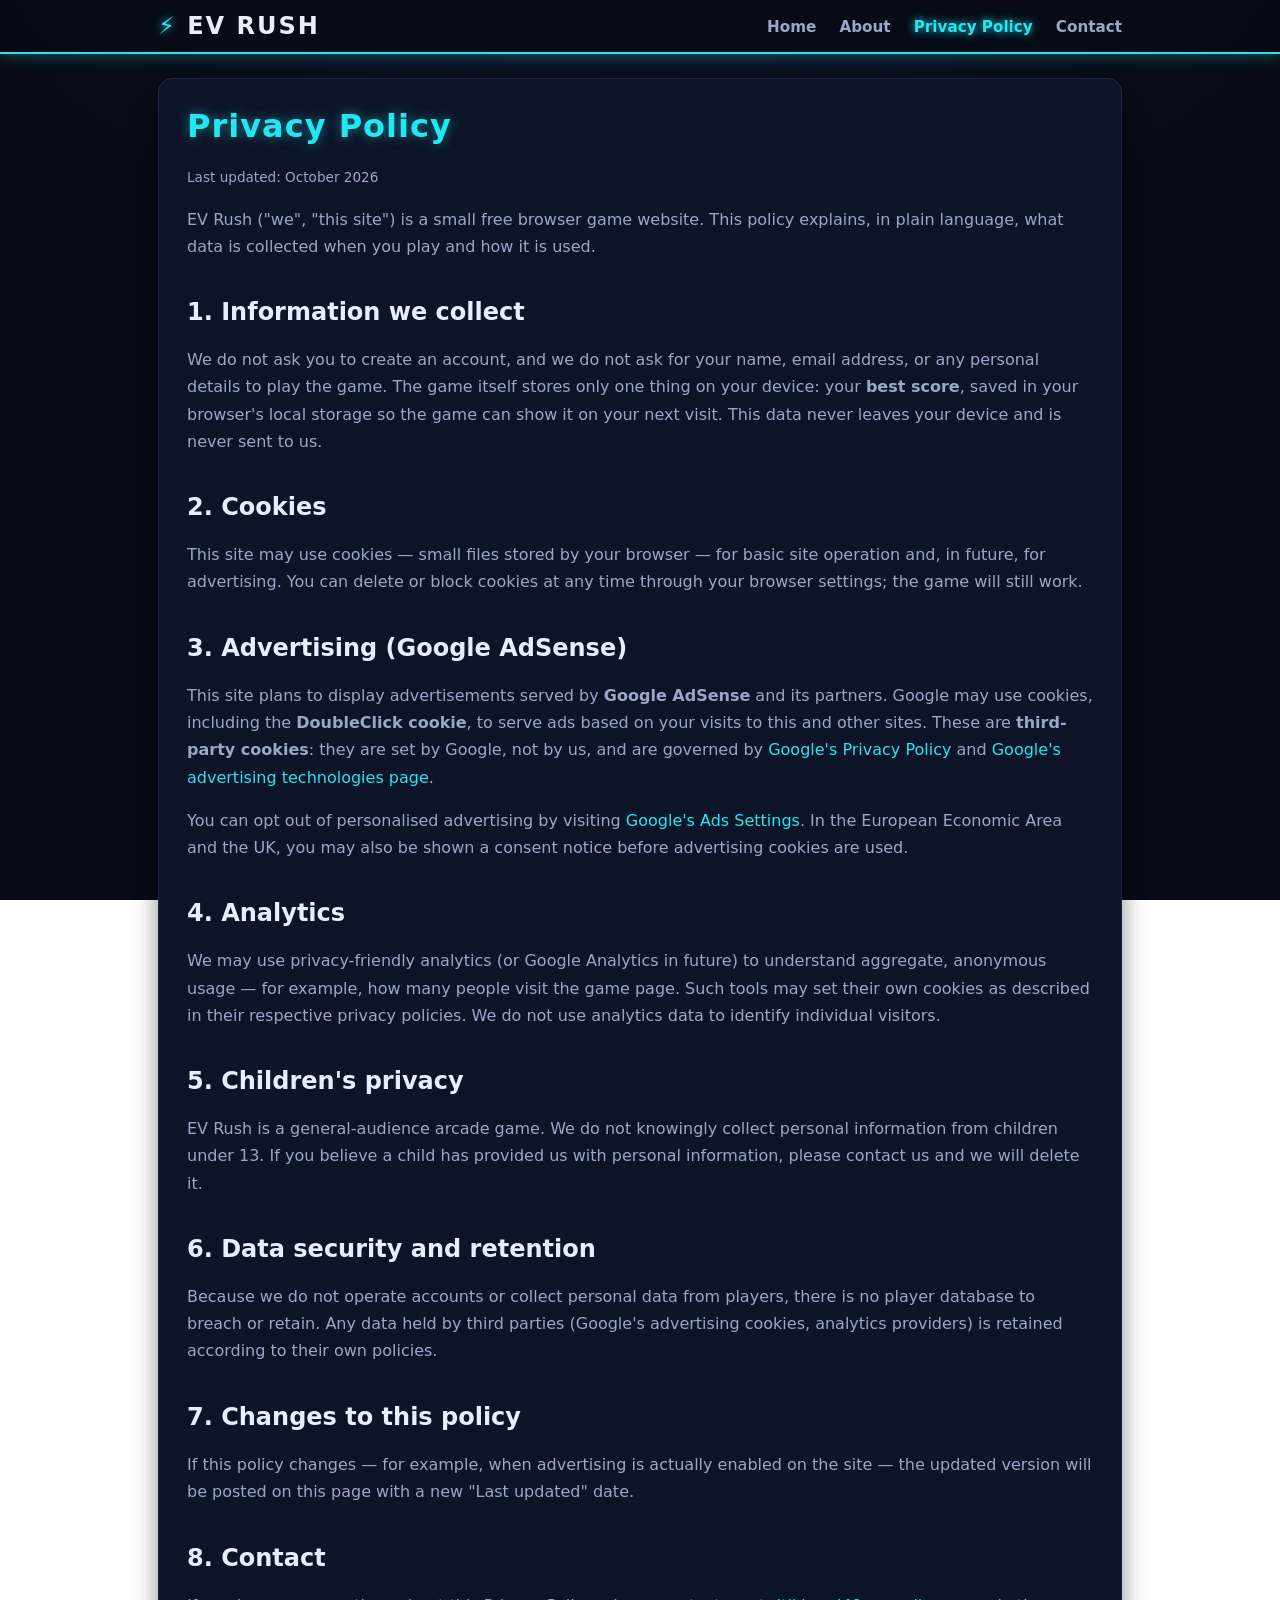
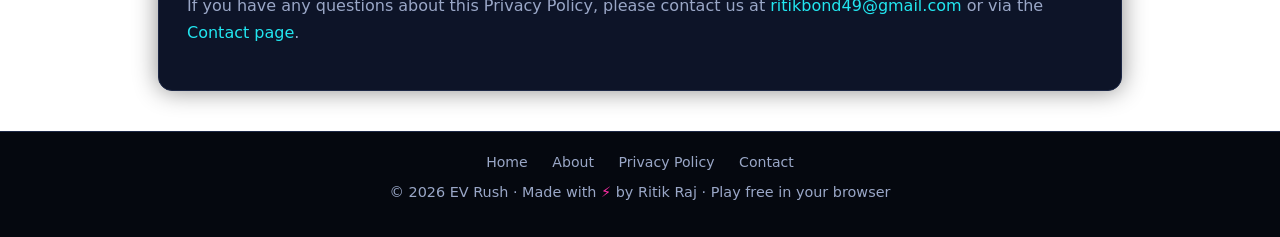
<file: privacy.html>
<!DOCTYPE html>
<html lang="en">
<head>
<meta charset="UTF-8">
<meta name="viewport" content="width=device-width, initial-scale=1.0">
<title>Privacy Policy — EV Rush</title>
<meta name="description" content="Privacy Policy for EV Rush: how cookies, advertising, and local game data are handled on this small free browser game site.">
<link rel="stylesheet" href="style.css">
<meta name="google-adsense-account" content="ca-pub-9282230786844335">
<script async src="https://pagead2.googlesyndication.com/pagead/js/adsbygoogle.js?client=ca-pub-9282230786844335" crossorigin="anonymous"></script>
</head>
<body>

<header class="site-header">
  <div class="header-inner">
    <a class="logo" href="index.html"><span class="bolt">⚡</span> EV RUSH</a>
    <nav class="main-nav">
      <a href="index.html">Home</a>
      <a href="about.html">About</a>
      <a href="privacy.html" class="active">Privacy Policy</a>
      <a href="contact.html">Contact</a>
    </nav>
  </div>
</header>

<main>
  <div class="page-card">
    <h1>Privacy Policy</h1>
    <p class="meta">Last updated: October 2026</p>

    <p>
      EV Rush ("we", "this site") is a small free browser game website. This policy explains,
      in plain language, what data is collected when you play and how it is used.
    </p>

    <h2>1. Information we collect</h2>
    <p>
      We do not ask you to create an account, and we do not ask for your name, email address,
      or any personal details to play the game. The game itself stores only one thing on your
      device: your <b>best score</b>, saved in your browser's local storage so the game can show
      it on your next visit. This data never leaves your device and is never sent to us.
    </p>

    <h2>2. Cookies</h2>
    <p>
      This site may use cookies — small files stored by your browser — for basic site operation
      and, in future, for advertising. You can delete or block cookies at any time through your
      browser settings; the game will still work.
    </p>

    <h2>3. Advertising (Google AdSense)</h2>
    <p>
      This site plans to display advertisements served by <b>Google AdSense</b> and its partners.
      Google may use cookies, including the <b>DoubleClick cookie</b>, to serve ads based on your
      visits to this and other sites. These are <b>third-party cookies</b>: they are set by Google,
      not by us, and are governed by
      <a href="https://policies.google.com/privacy" target="_blank" rel="noopener">Google's Privacy Policy</a>
      and
      <a href="https://policies.google.com/technologies/ads" target="_blank" rel="noopener">Google's advertising technologies page</a>.
    </p>
    <p>
      You can opt out of personalised advertising by visiting
      <a href="https://www.google.com/settings/ads" target="_blank" rel="noopener">Google's Ads Settings</a>.
      In the European Economic Area and the UK, you may also be shown a consent notice before
      advertising cookies are used.
    </p>

    <h2>4. Analytics</h2>
    <p>
      We may use privacy-friendly analytics (or Google Analytics in future) to understand aggregate,
      anonymous usage — for example, how many people visit the game page. Such tools may set their
      own cookies as described in their respective privacy policies. We do not use analytics data
      to identify individual visitors.
    </p>

    <h2>5. Children's privacy</h2>
    <p>
      EV Rush is a general-audience arcade game. We do not knowingly collect personal information
      from children under 13. If you believe a child has provided us with personal information,
      please contact us and we will delete it.
    </p>

    <h2>6. Data security and retention</h2>
    <p>
      Because we do not operate accounts or collect personal data from players, there is no
      player database to breach or retain. Any data held by third parties (Google's advertising
      cookies, analytics providers) is retained according to their own policies.
    </p>

    <h2>7. Changes to this policy</h2>
    <p>
      If this policy changes — for example, when advertising is actually enabled on the site —
      the updated version will be posted on this page with a new "Last updated" date.
    </p>

    <h2>8. Contact</h2>
    <p>
      If you have any questions about this Privacy Policy, please contact us at
      <a href="mailto:ritikbond49@gmail.com">ritikbond49@gmail.com</a>
      or via the <a href="contact.html">Contact page</a>.
    </p>
  </div>
</main>

<footer class="site-footer">
  <nav>
    <a href="index.html">Home</a>
    <a href="about.html">About</a>
    <a href="privacy.html">Privacy Policy</a>
    <a href="contact.html">Contact</a>
  </nav>
  <p>© 2026 EV Rush · Made with <span class="heart">⚡</span> by Ritik Raj · Play free in your browser</p>
</footer>

</body>
</html>
</file>
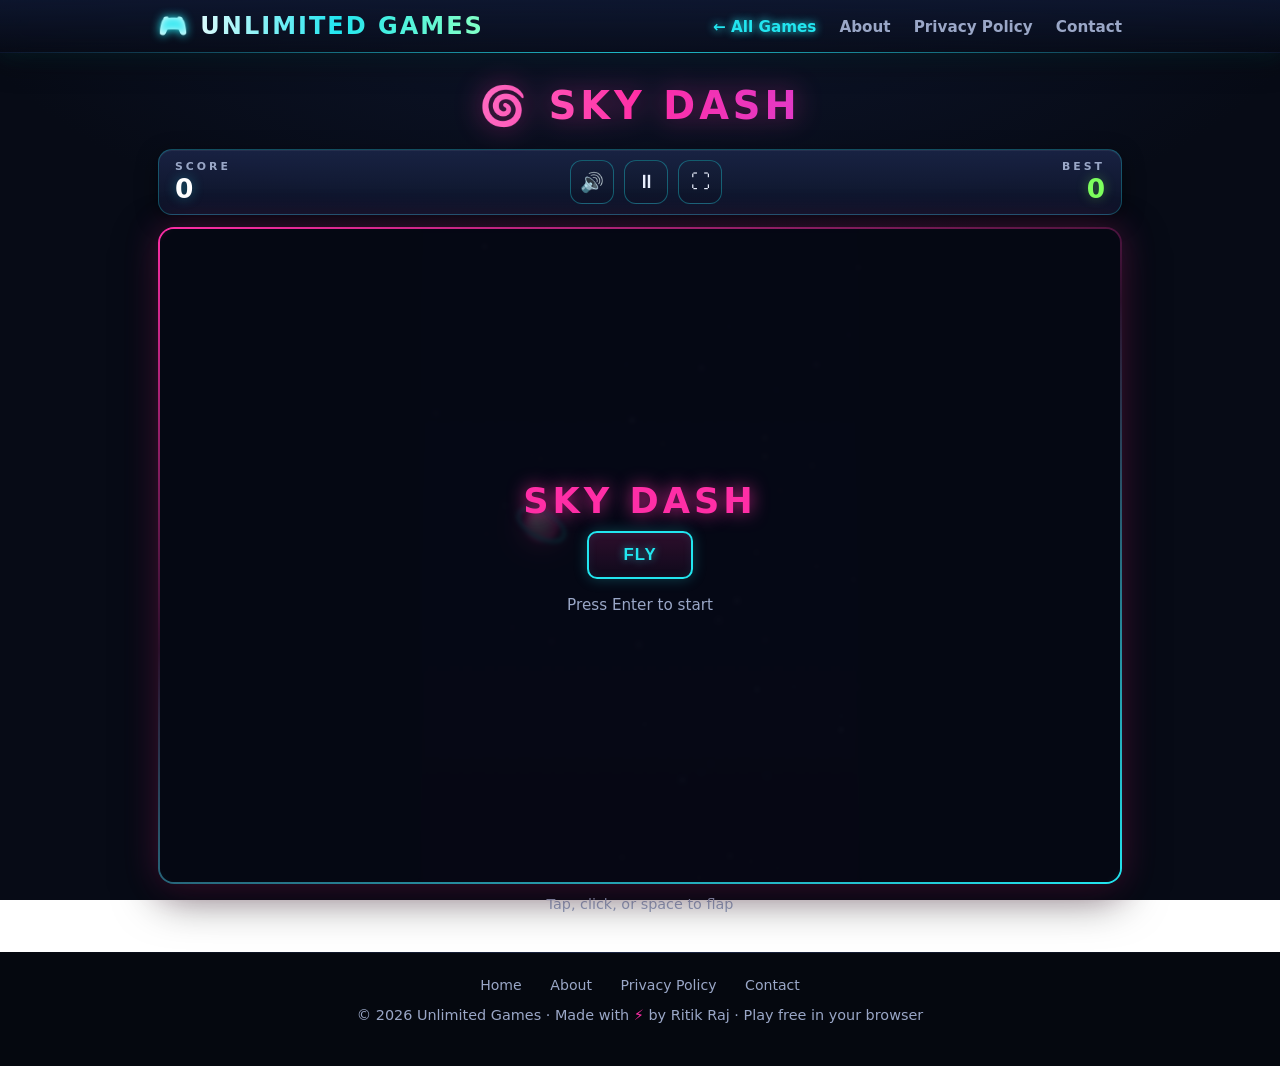
<file: skyflap.html>
<!DOCTYPE html>
<html lang="en">
<head>
<meta charset="UTF-8">
<meta name="viewport" content="width=device-width, initial-scale=1.0, maximum-scale=1.0, user-scalable=no">
<title>Sky Dash — Free One-Tap Flying Game</title>
<meta name="description" content="Sky Dash is a free one-tap flying game. Guide the glowing orb through neon pillar gaps. Tap to flap, chase your best score.">
<meta property="og:type" content="website">
<meta property="og:title" content="Sky Dash — Free One-Tap Flying Game">
<meta property="og:description" content="Tap to flap a glowing orb through neon gaps. Play free in your browser — no download, no signup.">
<meta property="og:url" content="https://ev-rush-game.pages.dev/skyflap.html">
<meta property="og:image" content="https://ev-rush-game.pages.dev/og-image.png">
<meta name="twitter:card" content="summary_large_image">
<meta name="twitter:title" content="Sky Dash — Free One-Tap Flying Game">
<meta name="twitter:description" content="Tap to flap a glowing orb through neon gaps. Play free in your browser.">
<meta name="twitter:image" content="https://ev-rush-game.pages.dev/og-image.png">
<link rel="stylesheet" href="style.css">
<style>
/* ---------- Game Zone shared chrome ---------- */
.site-header {
  background: linear-gradient(180deg, rgba(14,23,48,0.88), rgba(7,11,22,0.55));
  backdrop-filter: blur(12px);
  -webkit-backdrop-filter: blur(12px);
  border-bottom: 1px solid transparent;
  border-image: linear-gradient(90deg, transparent, rgba(34,230,240,0.8), transparent) 1;
  box-shadow: 0 8px 30px rgba(0,0,0,0.45), 0 0 24px rgba(34,230,240,0.16);
}
.logo {
  background: linear-gradient(92deg, #ffffff 5%, var(--cyan) 55%, #7dffc9 95%);
  -webkit-background-clip: text; background-clip: text;
  color: transparent; -webkit-text-fill-color: transparent;
}
nav.main-nav a { transition: color 0.2s, text-shadow 0.2s; }
.game-hero { text-align: center; margin: 6px 0 20px; }
.game-hero h1 {
  margin: 0; font-size: 2.4rem; font-weight: 800; letter-spacing: 4px;
  background: linear-gradient(92deg, #ffd1f0 5%, var(--magenta) 50%, #b04dff 95%);
  -webkit-background-clip: text; background-clip: text;
  color: transparent; -webkit-text-fill-color: transparent;
  filter: drop-shadow(0 0 14px rgba(255,46,166,0.45));
}
.hud {
  display: flex; justify-content: space-between; align-items: center;
  max-width: 100%; margin: 0 auto 12px; padding: 10px 16px;
  background: linear-gradient(180deg, rgba(26,36,70,0.92), rgba(13,20,40,0.92));
  border: 1px solid rgba(34,230,240,0.28); border-radius: 14px;
  box-shadow: 0 6px 22px rgba(0,0,0,0.45), inset 0 1px 0 rgba(255,255,255,0.06);
}
.hud .score-box { text-align: left; }
.hud .label { font-size: 0.68rem; color: var(--muted); letter-spacing: 3px; font-weight: 600; }
.hud .value { font-size: 1.65rem; font-weight: 800; color: #fff; font-variant-numeric: tabular-nums; text-shadow: 0 0 12px rgba(34,230,240,0.35); }
.hud .value.best { color: var(--lime); text-shadow: 0 0 12px rgba(125,255,94,0.35); }
.hud .icon-btns { display: flex; gap: 10px; }
.icon-btn {
  width: 44px; height: 44px; border-radius: 12px; border: 1px solid rgba(34,230,240,0.35);
  background: linear-gradient(180deg, #16203c, #0d1428); color: var(--text); font-size: 1.2rem; cursor: pointer;
  transition: transform 0.15s, box-shadow 0.15s, border-color 0.15s;
}
.icon-btn:hover { border-color: var(--cyan); box-shadow: 0 0 14px rgba(34,230,240,0.35); transform: translateY(-1px); }
.icon-btn:active { transform: translateY(1px) scale(0.96); }
.icon-btn:focus-visible { outline: 2px solid var(--cyan); outline-offset: 2px; }
.stage {
  position: relative; max-width: none; width: 100%; margin: 0 auto;
  border: 2px solid transparent; border-radius: 16px; overflow: hidden;
  background:
    linear-gradient(#0a0f1e, #0a0f1e) padding-box,
    linear-gradient(160deg, var(--magenta), rgba(255,46,166,0.15) 42%, var(--cyan)) border-box;
  box-shadow: 0 0 34px rgba(255,46,166,0.24), 0 14px 44px rgba(0,0,0,0.55);
  animation: stageGlow 4.5s ease-in-out infinite;
}
@keyframes stageGlow {
  0%, 100% { box-shadow: 0 0 26px rgba(255,46,166,0.20), 0 14px 44px rgba(0,0,0,0.55); }
  50% { box-shadow: 0 0 46px rgba(255,46,166,0.38), 0 14px 44px rgba(0,0,0,0.55); }
}
@media (prefers-reduced-motion: reduce) { .stage { animation: none; } }
#gameCanvas { display: block; margin: 0 auto; touch-action: none; cursor: pointer; }
.overlay {
  position: absolute; inset: 0; display: flex; flex-direction: column;
  align-items: center; justify-content: center; text-align: center;
  background: rgba(5, 8, 18, 0.86); backdrop-filter: blur(2px);
  padding: 24px; z-index: 5;
}
.overlay.hidden { display: none; }
.overlay h2 {
  margin: 0 0 10px; font-size: 2.2rem; letter-spacing: 4px; color: var(--magenta);
  text-shadow: 0 0 18px rgba(255,46,166,0.8);
}
.overlay h2.crash { color: var(--magenta); text-shadow: 0 0 18px rgba(255,46,166,0.8); }
.overlay p { color: var(--muted); margin: 6px 0 14px; line-height: 1.6; font-size: 0.95rem; }
.big-score { font-size: 3rem; font-weight: 800; color: #fff; margin: 4px 0; font-variant-numeric: tabular-nums; }
.newbest {
  color: var(--lime); font-weight: 800; letter-spacing: 2px; margin: 6px 0 2px;
  animation: pulse 1s infinite;
}
@keyframes pulse { 50% { opacity: 0.45; } }
.overlay .row { display: flex; gap: 12px; margin-top: 14px; flex-wrap: wrap; justify-content: center; }
.btn {
  background: linear-gradient(180deg, rgba(255,46,166,0.16), rgba(255,46,166,0.04));
}
.btn:hover { background: linear-gradient(180deg, rgba(255,46,166,0.28), rgba(255,46,166,0.08)); box-shadow: 0 0 26px rgba(255,46,166,0.55), 0 6px 18px rgba(0,0,0,0.5); }
.btn:focus-visible { outline: 2px solid var(--magenta); outline-offset: 3px; }
.btn.pink { background: linear-gradient(180deg, rgba(255,46,166,0.18), rgba(255,46,166,0.04)); }
.btn.pink:hover { box-shadow: 0 0 26px rgba(255,46,166,0.55), 0 6px 18px rgba(0,0,0,0.5); }
.site-footer { border-top: 1px solid transparent; border-image: linear-gradient(90deg, transparent, var(--line), transparent) 1; padding: 24px 18px 28px; }
.site-footer nav { margin-bottom: 10px; }
.site-footer nav a { padding: 4px 2px; }
.controls-line { text-align: center; color: var(--muted); font-size: 0.9rem; margin: 12px auto 0; max-width: 100%; }
@media (max-width: 480px) {
  .game-hero h1 { font-size: 1.7rem; letter-spacing: 3px; }
  .hud { padding: 8px 12px; border-radius: 12px; }
  .hud .value { font-size: 1.4rem; }
  .overlay h2 { font-size: 1.7rem; }
  .big-score { font-size: 2.4rem; }
}

/* ---- Responsive stage + fullscreen (Game Zone module) ---- */
.stage:fullscreen, .stage:-webkit-full-screen, .stage:-moz-full-screen, .stage:-ms-fullscreen {
  border-radius: 0 !important; max-width: none !important; width: 100vw !important; height: 100vh !important; margin: 0;
}
.stage.fake-full {
  position: fixed; inset: 0; z-index: 9999;
  width: 100vw !important; height: 100dvh !important;
  max-width: none !important; border-radius: 0; margin: 0;
}

</style>
<meta name="google-adsense-account" content="ca-pub-9282230786844335">
<script async src="https://pagead2.googlesyndication.com/pagead/js/adsbygoogle.js?client=ca-pub-9282230786844335" crossorigin="anonymous"></script>
</head>
<body>

<header class="site-header">
  <div class="header-inner">
    <a class="logo" href="index.html"><span class="bolt">🎮</span> UNLIMITED GAMES</a>
    <nav class="main-nav">
      <a href="index.html" class="active">← All Games</a>
      <a href="about.html">About</a>
      <a href="privacy.html">Privacy Policy</a>
      <a href="contact.html">Contact</a>
    </nav>
  </div>
</header>

<main>
  <div class="game-hero">
    <h1>🌀 SKY DASH</h1>
  </div>

  <div class="hud">
    <div class="score-box">
      <div class="label">SCORE</div>
      <div class="value" id="scoreVal">0</div>
    </div>
    <div class="icon-btns">
      <button class="icon-btn" id="muteBtn" title="Mute / unmute sound (M)" aria-label="Mute sound">🔊</button>
      <button class="icon-btn" id="pauseBtn" title="Pause / resume (P)" aria-label="Pause game">⏸</button>
      <button class="icon-btn" id="fsBtn" title="Fullscreen (F)" aria-label="Toggle fullscreen">⛶</button>
    </div>
    <div class="score-box" style="text-align:right">
      <div class="label">BEST</div>
      <div class="value best" id="bestVal">0</div>
    </div>
  </div>

  <div class="stage" id="stage">
    <canvas id="gameCanvas" width="400" height="600"></canvas>

    <div class="overlay" id="startScreen">
      <h2>SKY DASH</h2>
      <button class="btn" id="startBtn">FLY</button>
      <p class="meta" style="margin-top:14px">Press Enter to start</p>
    </div>

    <div class="overlay hidden" id="pauseScreen">
      <h2>PAUSED</h2>
      <div class="row">
        <button class="btn" id="resumeBtn">RESUME</button>
        <button class="btn pink" id="restartBtnPause">RESTART</button>
      </div>
    </div>

    <div class="overlay hidden" id="gameOverScreen">
      <h2 class="crash">CRASHED</h2>
      <div class="newbest hidden" id="newBestTag">★ NEW BEST ★</div>
      <div class="label" style="color:var(--muted);letter-spacing:2px;font-size:0.75rem">FINAL SCORE</div>
      <div class="big-score" id="finalScore">0</div>
      <p id="bestLine">Best: 0</p>
      <div class="row">
        <button class="btn" id="restartBtn">FLY AGAIN</button>
      </div>
      <p class="meta" style="margin-top:12px">Press Enter to restart</p>
    </div>
  </div>

  <p class="controls-line">Tap, click, or space to flap</p>
</main>

<footer class="site-footer">
  <nav>
    <a href="index.html">Home</a>
    <a href="about.html">About</a>
    <a href="privacy.html">Privacy Policy</a>
    <a href="contact.html">Contact</a>
  </nav>
  <p>© 2026 Unlimited Games · Made with <span class="heart">⚡</span> by Ritik Raj · Play free in your browser</p>
</footer>

<script>
/* ============================================================
   SKY DASH — original one-tap flying game.
   Guide a glowing orb through neon pillar gaps. Tap to flap.
   Canvas only. No external assets. Plain ES5-ish JS.
   ============================================================ */
(function () {
'use strict';

/* ---------------- Canvas & constants ---------------- */
var canvas = document.getElementById('gameCanvas');
var ctx = canvas.getContext('2d');
var W = canvas.width;    // 400
var H = canvas.height;   // 600

var ORB_X = 110;
var ORB_R = 16;
var GRAV = 1500;
var FLAP = -440;

var ST = { START: 0, PLAY: 1, PAUSE: 2, OVER: 3 };
var state = ST.START;

/* ---------------- DOM refs ---------------- */
var scoreVal = document.getElementById('scoreVal');
var bestVal = document.getElementById('bestVal');
var finalScoreEl = document.getElementById('finalScore');
var bestLine = document.getElementById('bestLine');
var newBestTag = document.getElementById('newBestTag');
var startScreen = document.getElementById('startScreen');
var pauseScreen = document.getElementById('pauseScreen');
var gameOverScreen = document.getElementById('gameOverScreen');
var startBtn = document.getElementById('startBtn');
var resumeBtn = document.getElementById('resumeBtn');
var restartBtn = document.getElementById('restartBtn');
var restartBtnPause = document.getElementById('restartBtnPause');
var pauseBtn = document.getElementById('pauseBtn');
var muteBtn = document.getElementById('muteBtn');

/* ---------------- Best score (localStorage, guarded) ---------------- */
var best = 0;
try { best = parseInt(localStorage.getItem('skydash_best') || '0', 10) || 0; } catch (e) { best = 0; }
function saveBest() {
  try { localStorage.setItem('skydash_best', String(best)); } catch (e) { /* storage unavailable */ }
}
bestVal.textContent = best;

/* ---------------- Tiny WebAudio SFX ---------------- */
var audioCtx = null;
var muted = false;
function ensureAudio() {
  if (!audioCtx) {
    try { audioCtx = new (window.AudioContext || window.webkitAudioContext)(); } catch (e) { audioCtx = null; }
  }
  if (audioCtx && audioCtx.state === 'suspended') { audioCtx.resume(); }
}
function beep(freq, dur, type, vol) {
  if (muted) return;
  ensureAudio();
  if (!audioCtx) return;
  try {
    var o = audioCtx.createOscillator();
    var g = audioCtx.createGain();
    o.type = type || 'sine';
    o.frequency.value = freq;
    g.gain.setValueAtTime(vol || 0.06, audioCtx.currentTime);
    g.gain.exponentialRampToValueAtTime(0.0001, audioCtx.currentTime + dur);
    o.connect(g); g.connect(audioCtx.destination);
    o.start(); o.stop(audioCtx.currentTime + dur);
  } catch (e) { /* ignore */ }
}
function sfxFlap() { beep(340, 0.09, 'triangle', 0.07); }
function sfxScore() { beep(990, 0.08, 'sine', 0.06); }
function sfxDie() { beep(200, 0.35, 'sawtooth', 0.09); }
function sfxClick() { beep(520, 0.06, 'triangle', 0.05); }

/* ---------------- Game state ---------------- */
var orbY, orbV, orbRot, pillars, spawnTimer, score, trail, stars, flashT;

function pillarGap() { return Math.max(150, 190 - score * 1.2); }
function pillarSpeed() { return Math.min(340, 190 + score * 4); }
function spawnInterval() { return Math.max(1.05, 1.55 - score * 0.012); }

function resetGame() {
  orbY = H * 0.45; orbV = 0; orbRot = 0;
  pillars = [];
  spawnTimer = 1.2;
  score = 0;
  trail = [];
  stars = [];
  for (var i = 0; i < 70; i++) {
    stars.push({ x: Math.random() * W, y: Math.random() * H, s: Math.random() * 2 + 0.5, tw: Math.random() * 6.28 });
  }
  flashT = 0;
  updateHUD();
}
function updateHUD() {
  scoreVal.textContent = score;
  bestVal.textContent = best;
}
function showOverlay(el) {
  startScreen.classList.add('hidden');
  pauseScreen.classList.add('hidden');
  gameOverScreen.classList.add('hidden');
  if (el) el.classList.remove('hidden');
}
function spawnPillar() {
  var gap = pillarGap();
  var margin = 70;
  var gapY = margin + gap / 2 + Math.random() * (H - 2 * margin - gap);
  pillars.push({
    x: W + 20, w: 74, gapY: gapY, gap: gap,
    passed: false,
    hue: (Math.random() * 60 + 280) | 0 // purple-pink range
  });
}

/* ---------------- Input ---------------- */
function flap() {
  ensureAudio();
  if (state === ST.START) { startGame(); return; }
  if (state === ST.OVER) { return; }
  if (state !== ST.PLAY) return;
  orbV = FLAP;
  sfxFlap();
}
window.addEventListener('keydown', function (e) {
  var k = e.key;
  if (k === ' ' || k === 'ArrowUp' || k === 'w' || k === 'W') {
    if (state === ST.PLAY || state === ST.START) flap();
    e.preventDefault();
  }
  else if (k === 'Enter') {
    if (state === ST.START || state === ST.OVER) startGame();
  }
  else if (k === 'p' || k === 'P') togglePause();
  else if (k === 'm' || k === 'M') toggleMute();
});
canvas.addEventListener('mousedown', function (e) { flap(); e.preventDefault(); });
canvas.addEventListener('touchstart', function (e) { flap(); e.preventDefault(); }, { passive: false });

/* ---------------- Buttons & overlays ---------------- */
function startGame() {
  ensureAudio(); sfxClick();
  resetGame();
  state = ST.PLAY;
  showOverlay(null);
}
function togglePause() {
  if (state === ST.PLAY) {
    state = ST.PAUSE; sfxClick(); showOverlay(pauseScreen);
  } else if (state === ST.PAUSE) {
    state = ST.PLAY; sfxClick(); showOverlay(null);
  }
}
function toggleMute() {
  muted = !muted;
  muteBtn.textContent = muted ? '🔇' : '🔊';
}
function gameOver() {
  state = ST.OVER;
  sfxDie();
  flashT = 0.45;
  var isBest = score > best;
  if (isBest) { best = score; saveBest(); }
  finalScoreEl.textContent = score;
  bestLine.textContent = 'Best: ' + best;
  newBestTag.classList.toggle('hidden', !isBest);
  updateHUD();
  showOverlay(gameOverScreen);
}
startBtn.addEventListener('click', startGame);
restartBtn.addEventListener('click', startGame);
restartBtnPause.addEventListener('click', startGame);
resumeBtn.addEventListener('click', togglePause);
pauseBtn.addEventListener('click', function () { if (state === ST.PLAY || state === ST.PAUSE) togglePause(); });
muteBtn.addEventListener('click', toggleMute);

/* ---------------- Update ---------------- */
function update(dt) {
  // orb physics
  orbV += GRAV * dt;
  if (orbV > 900) orbV = 900;
  orbY += orbV * dt;
  orbRot += (Math.max(-0.5, Math.min(0.6, orbV / 900)) - orbRot) * Math.min(1, dt * 12);

  // trail
  trail.push({ x: ORB_X - ORB_R, y: orbY, life: 0.5, max: 0.5 });
  if (trail.length > 26) trail.shift();
  for (var i = trail.length - 1; i >= 0; i--) {
    trail[i].life -= dt;
    if (trail[i].life <= 0) trail.splice(i, 1);
  }

  // pillars
  spawnTimer -= dt;
  if (spawnTimer <= 0) {
    spawnPillar();
    spawnTimer = spawnInterval();
  }
  var spd = pillarSpeed();
  for (var p = pillars.length - 1; p >= 0; p--) {
    var pl = pillars[p];
    pl.x -= spd * dt;
    if (!pl.passed && pl.x + pl.w < ORB_X - ORB_R) {
      pl.passed = true;
      score++;
      sfxScore();
      updateHUD();
    }
    if (pl.x + pl.w < -40) pillars.splice(p, 1);
  }

  // collisions: ceiling, floor, pillars
  if (orbY - ORB_R < 0 || orbY + ORB_R > H) { gameOver(); return; }
  for (var q = 0; q < pillars.length; q++) {
    var pl2 = pillars[q];
    if (ORB_X + ORB_R > pl2.x && ORB_X - ORB_R < pl2.x + pl2.w) {
      var topH = pl2.gapY - pl2.gap / 2;
      var botY = pl2.gapY + pl2.gap / 2;
      if (orbY - ORB_R < topH || orbY + ORB_R > botY) { gameOver(); return; }
    }
  }

  // stars drift
  for (var s = 0; s < stars.length; s++) {
    stars[s].x -= 26 * dt;
    stars[s].tw += dt * 3;
    if (stars[s].x < 0) { stars[s].x = W; stars[s].y = Math.random() * H; }
  }
  if (flashT > 0) flashT -= dt;
}

/* ---------------- Drawing ---------------- */
function render() {
  // night sky
  var g = ctx.createLinearGradient(0, 0, 0, H);
  g.addColorStop(0, '#0a0e24'); g.addColorStop(0.6, '#0d1330'); g.addColorStop(1, '#120a24');
  ctx.fillStyle = g;
  ctx.fillRect(0, 0, W, H);

  // stars
  for (var i = 0; i < stars.length; i++) {
    var st = stars[i];
    ctx.globalAlpha = 0.4 + Math.sin(st.tw) * 0.3;
    ctx.fillStyle = '#cfe6ff';
    ctx.fillRect(st.x, st.y, st.s, st.s);
  }
  ctx.globalAlpha = 1;

  // pillars
  for (var p = 0; p < pillars.length; p++) {
    var pl = pillars[p];
    var topH = pl.gapY - pl.gap / 2;
    var botY = pl.gapY + pl.gap / 2;
    drawPillar(pl, pl.x, 0, pl.w, topH, true);
    drawPillar(pl, pl.x, botY, pl.w, H - botY, false);
  }

  // trail
  for (var t = 0; t < trail.length; t++) {
    var tr = trail[t];
    ctx.globalAlpha = Math.max(0, tr.life / tr.max) * 0.6;
    ctx.fillStyle = '#ff2ea6';
    var r = ORB_R * 0.7 * (tr.life / tr.max);
    ctx.beginPath(); ctx.arc(tr.x, tr.y, r, 0, 6.3); ctx.fill();
  }
  ctx.globalAlpha = 1;

  // orb: glowing energy sphere with rotating ring
  ctx.save();
  ctx.translate(ORB_X, orbY);
  ctx.rotate(orbRot);
  ctx.shadowColor = '#ff2ea6'; ctx.shadowBlur = 24;
  var og = ctx.createRadialGradient(-4, -4, 2, 0, 0, ORB_R);
  og.addColorStop(0, '#ffffff'); og.addColorStop(0.4, '#ffd1f0'); og.addColorStop(1, '#ff2ea6');
  ctx.fillStyle = og;
  ctx.beginPath(); ctx.arc(0, 0, ORB_R, 0, 6.3); ctx.fill();
  ctx.shadowBlur = 0;
  // orbit ring
  ctx.strokeStyle = 'rgba(34,230,240,0.9)'; ctx.lineWidth = 3;
  ctx.beginPath(); ctx.ellipse(0, 0, ORB_R + 7, ORB_R * 0.55 + 3, 0.5, 0, 6.3); ctx.stroke();
  // core spark
  ctx.fillStyle = '#fff';
  ctx.beginPath(); ctx.arc(-4, -4, 4.5, 0, 6.3); ctx.fill();
  ctx.restore();

  // crash flash
  if (flashT > 0) {
    ctx.fillStyle = 'rgba(255,46,166,' + (flashT * 0.9).toFixed(2) + ')';
    ctx.fillRect(0, 0, W, H);
  }
}
function drawPillar(pl, x, y, w, h, isTop) {
  if (h <= 0) return;
  ctx.save();
  var col = 'hsl(' + pl.hue + ', 90%, 60%)';
  ctx.shadowColor = col; ctx.shadowBlur = 14;
  var pg = ctx.createLinearGradient(x, 0, x + w, 0);
  pg.addColorStop(0, 'rgba(30,20,60,0.98)');
  pg.addColorStop(0.5, 'rgba(52,32,96,0.98)');
  pg.addColorStop(1, 'rgba(30,20,60,0.98)');
  ctx.fillStyle = pg;
  ctx.fillRect(x, y, w, h);
  ctx.shadowBlur = 0;
  // glowing cap facing the gap
  ctx.fillStyle = col;
  if (isTop) ctx.fillRect(x, y + h - 6, w, 6);
  else ctx.fillRect(x, y, w, 6);
  // edge lines
  ctx.fillStyle = 'rgba(255,255,255,0.10)';
  ctx.fillRect(x, y, 3, h);
  ctx.fillRect(x + w - 3, y, 3, h);
  ctx.restore();
}

/* ---------------- Main loop ---------------- */
var lastT = 0;
function frame(t) {
  requestAnimationFrame(frame);
  var dt = (t - lastT) / 1000;
  lastT = t;
  if (!(dt > 0)) return;
  if (dt > 0.05) dt = 0.05;
  if (state === ST.PLAY) update(dt);
  render();
}

/* ---------------- Init ---------------- */
resetGame();
showOverlay(startScreen);
requestAnimationFrame(function (t) { lastT = t; requestAnimationFrame(frame); });

})();
</script>
<script>
/* === Game Zone: responsive stage + fullscreen-on-play (shared module) === */
(function () {
'use strict';
var stage = document.getElementById('stage');
var canvas = document.getElementById('gameCanvas');
var fsBtn = document.getElementById('fsBtn');
if (!stage || !canvas) return;
var CW = parseInt(canvas.getAttribute('width'), 10) || 400;
var CH = parseInt(canvas.getAttribute('height'), 10) || 600;

function isFs() {
  return document.fullscreenElement === stage ||
         document.webkitFullscreenElement === stage ||
         document.mozFullScreenElement === stage ||
         document.msFullscreenElement === stage ||
         stage.classList.contains('fake-full');
}
function fitStage() {
  var vw = window.innerWidth, vh = window.innerHeight;
  var boxW, boxH;
  if (isFs()) { boxW = vw; boxH = vh; }
  else {
    boxW = stage.parentElement ? stage.parentElement.clientWidth : vw;
    var top = stage.getBoundingClientRect().top;
    boxH = Math.max(280, vh - top - 16);
  }
  var s = Math.min(boxW / CW, boxH / CH);
  var cw = Math.max(1, Math.floor(CW * s));
  var ch = Math.max(1, Math.floor(CH * s));
  canvas.style.width = cw + 'px';
  canvas.style.height = ch + 'px';
  if (isFs()) { stage.style.width = vw + 'px'; stage.style.height = vh + 'px'; }
  else { stage.style.width = '100%'; stage.style.height = ch + 'px'; }
}
function requestFs(el) {
  try {
    if (el.requestFullscreen) return el.requestFullscreen();
    if (el.webkitRequestFullscreen) return el.webkitRequestFullscreen();
    if (el.mozRequestFullScreen) return el.mozRequestFullScreen();
    if (el.msRequestFullscreen) return el.msRequestFullscreen();
  } catch (e) { /* handled by caller */ }
  return null;
}
function exitFs() {
  try {
    if (document.exitFullscreen && document.fullscreenElement) return document.exitFullscreen();
    if (document.webkitExitFullscreen && document.webkitFullscreenElement) return document.webkitExitFullscreen();
    if (document.mozCancelFullScreen && document.mozFullScreenElement) return document.mozCancelFullScreen();
    if (document.msExitFullscreen && document.msFullscreenElement) return document.msExitFullscreen();
  } catch (e) { /* ignore */ }
  return null;
}
function hasNativeFs() {
  return !!(stage.requestFullscreen || stage.webkitRequestFullscreen || stage.mozRequestFullScreen || stage.msRequestFullscreen);
}
function fakeFull() {
  if (document.fullscreenElement || document.webkitFullscreenElement ||
      document.mozFullScreenElement || document.msFullscreenElement) return;
  stage.classList.add('fake-full');
  document.body.style.overflow = 'hidden';
  fitStage();
  try { stage.scrollIntoView({ block: 'start' }); } catch (e) { /* ignore */ }
}
function unFake() {
  stage.classList.remove('fake-full');
  document.body.style.overflow = '';
}
function enterFull() {
  if (isFs()) return;
  if (hasNativeFs()) {
    var p = requestFs(stage);
    if (p && typeof p.catch === 'function') {
      p.catch(function () { fakeFull(); });
    } else {
      setTimeout(function () { if (!isFs()) fakeFull(); }, 700);
    }
  } else {
    fakeFull();
  }
}
function leaveFull() {
  if (stage.classList.contains('fake-full')) { unFake(); }
  else { exitFs(); }
  setTimeout(fitStage, 80);
}
function toggleFs() { if (isFs()) leaveFull(); else enterFull(); }
function onFsChange() {
  fitStage();
  if (fsBtn) fsBtn.textContent = isFs() ? '\u2922' : '\u26F6';
}
document.addEventListener('fullscreenchange', onFsChange);
document.addEventListener('webkitfullscreenchange', onFsChange);
document.addEventListener('mozfullscreenchange', onFsChange);
document.addEventListener('MSFullscreenChange', onFsChange);
window.addEventListener('resize', fitStage);
window.addEventListener('orientationchange', function () { setTimeout(fitStage, 150); });

/* PLAY / START buttons are real user gestures: they also maximise the stage.
   Any fullscreen failure falls back gracefully and never breaks the start flow. */
['startBtn', 'restartBtn', 'restartBtnPause', 'restartBtnWin', 'resumeBtn'].forEach(function (id) {
  var b = document.getElementById(id);
  if (b) b.addEventListener('click', function () { enterFull(); });
});
if (fsBtn) fsBtn.addEventListener('click', function (e) { e.stopPropagation(); toggleFs(); });
window.addEventListener('keydown', function (e) {
  if ((e.key === 'f' || e.key === 'F') && !e.ctrlKey && !e.metaKey && !e.altKey) toggleFs();
});
fitStage();
setTimeout(fitStage, 300);
})();
</script>

</body>
</html>
</file>
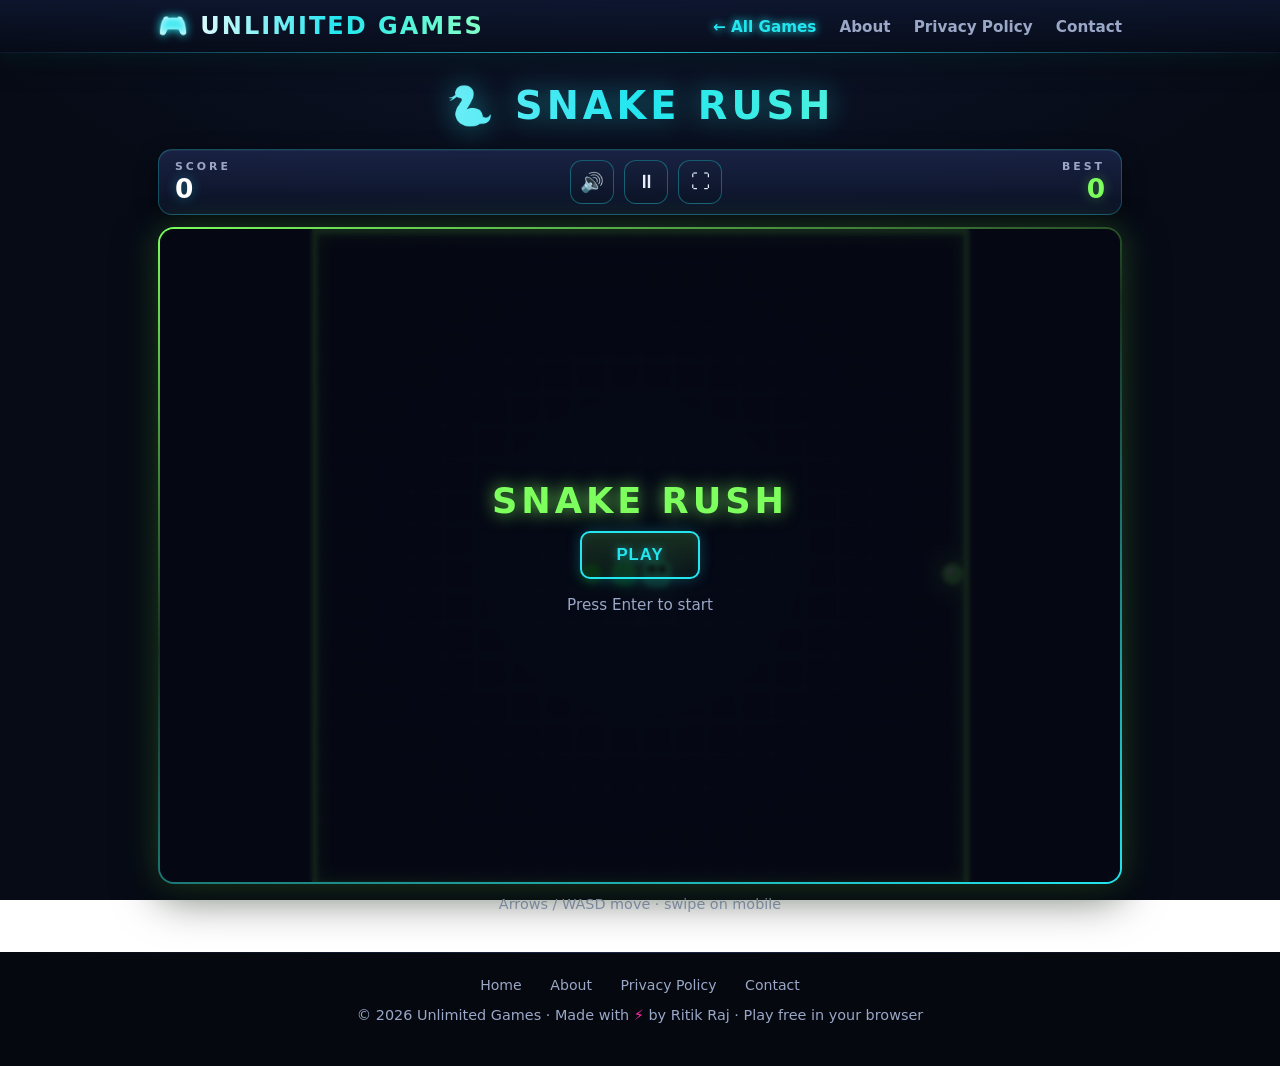
<file: snake.html>
<!DOCTYPE html>
<html lang="en">
<head>
<meta charset="UTF-8">
<meta name="viewport" content="width=device-width, initial-scale=1.0, maximum-scale=1.0, user-scalable=no">
<title>Snake Rush — Free Neon Snake Game</title>
<meta name="description" content="Snake Rush is a free neon snake arcade game. Guide the glowing snake, eat energy cells, and avoid the walls. Play free in your browser.">
<meta property="og:type" content="website">
<meta property="og:title" content="Snake Rush — Free Neon Snake Game">
<meta property="og:description" content="Eat energy cells, grow longer, don't hit the walls. Play free in your browser — no download, no signup.">
<meta property="og:url" content="https://ev-rush-game.pages.dev/snake.html">
<meta property="og:image" content="https://ev-rush-game.pages.dev/og-image.png">
<meta name="twitter:card" content="summary_large_image">
<meta name="twitter:title" content="Snake Rush — Free Neon Snake Game">
<meta name="twitter:description" content="Eat energy cells, grow longer, don't hit the walls. Play free in your browser.">
<meta name="twitter:image" content="https://ev-rush-game.pages.dev/og-image.png">
<link rel="stylesheet" href="style.css">
<style>
/* ---------- Game Zone shared chrome ---------- */
.site-header {
  background: linear-gradient(180deg, rgba(14,23,48,0.88), rgba(7,11,22,0.55));
  backdrop-filter: blur(12px);
  -webkit-backdrop-filter: blur(12px);
  border-bottom: 1px solid transparent;
  border-image: linear-gradient(90deg, transparent, rgba(34,230,240,0.8), transparent) 1;
  box-shadow: 0 8px 30px rgba(0,0,0,0.45), 0 0 24px rgba(34,230,240,0.16);
}
.logo {
  background: linear-gradient(92deg, #ffffff 5%, var(--cyan) 55%, #7dffc9 95%);
  -webkit-background-clip: text; background-clip: text;
  color: transparent; -webkit-text-fill-color: transparent;
}
nav.main-nav a { transition: color 0.2s, text-shadow 0.2s; }
.game-hero { text-align: center; margin: 6px 0 20px; }
.game-hero h1 {
  margin: 0; font-size: 2.4rem; font-weight: 800; letter-spacing: 4px;
  background: linear-gradient(92deg, #c8f6ff 5%, var(--cyan) 50%, #7dffc9 95%);
  -webkit-background-clip: text; background-clip: text;
  color: transparent; -webkit-text-fill-color: transparent;
  filter: drop-shadow(0 0 14px rgba(34,230,240,0.45));
}
.hud {
  display: flex; justify-content: space-between; align-items: center;
  max-width: 100%; margin: 0 auto 12px; padding: 10px 16px;
  background: linear-gradient(180deg, rgba(26,36,70,0.92), rgba(13,20,40,0.92));
  border: 1px solid rgba(34,230,240,0.28); border-radius: 14px;
  box-shadow: 0 6px 22px rgba(0,0,0,0.45), inset 0 1px 0 rgba(255,255,255,0.06);
}
.hud .score-box { text-align: left; }
.hud .label { font-size: 0.68rem; color: var(--muted); letter-spacing: 3px; font-weight: 600; }
.hud .value { font-size: 1.65rem; font-weight: 800; color: #fff; font-variant-numeric: tabular-nums; text-shadow: 0 0 12px rgba(34,230,240,0.35); }
.hud .value.best { color: var(--lime); text-shadow: 0 0 12px rgba(125,255,94,0.35); }
.hud .icon-btns { display: flex; gap: 10px; }
.icon-btn {
  width: 44px; height: 44px; border-radius: 12px; border: 1px solid rgba(34,230,240,0.35);
  background: linear-gradient(180deg, #16203c, #0d1428); color: var(--text); font-size: 1.2rem; cursor: pointer;
  transition: transform 0.15s, box-shadow 0.15s, border-color 0.15s;
}
.icon-btn:hover { border-color: var(--cyan); box-shadow: 0 0 14px rgba(34,230,240,0.35); transform: translateY(-1px); }
.icon-btn:active { transform: translateY(1px) scale(0.96); }
.icon-btn:focus-visible { outline: 2px solid var(--cyan); outline-offset: 2px; }
.stage {
  position: relative; max-width: none; width: 100%; margin: 0 auto;
  border: 2px solid transparent; border-radius: 16px; overflow: hidden;
  background:
    linear-gradient(#0a0f1e, #0a0f1e) padding-box,
    linear-gradient(160deg, #7dff5e, rgba(125,255,94,0.15) 42%, var(--cyan)) border-box;
  box-shadow: 0 0 34px rgba(125,255,94,0.22), 0 14px 44px rgba(0,0,0,0.55);
  animation: stageGlow 4.5s ease-in-out infinite;
}
@keyframes stageGlow {
  0%, 100% { box-shadow: 0 0 26px rgba(125,255,94,0.18), 0 14px 44px rgba(0,0,0,0.55); }
  50% { box-shadow: 0 0 46px rgba(125,255,94,0.36), 0 14px 44px rgba(0,0,0,0.55); }
}
@media (prefers-reduced-motion: reduce) { .stage { animation: none; } }
#gameCanvas { display: block; margin: 0 auto; touch-action: none; }
.overlay {
  position: absolute; inset: 0; display: flex; flex-direction: column;
  align-items: center; justify-content: center; text-align: center;
  background: rgba(5, 8, 18, 0.86); backdrop-filter: blur(2px);
  padding: 24px; z-index: 5;
}
.overlay.hidden { display: none; }
.overlay h2 {
  margin: 0 0 10px; font-size: 2.2rem; letter-spacing: 4px; color: var(--lime);
  text-shadow: 0 0 18px rgba(125,255,94,0.8);
}
.overlay h2.crash { color: var(--magenta); text-shadow: 0 0 18px rgba(255,46,166,0.8); }
.overlay p { color: var(--muted); margin: 6px 0 14px; line-height: 1.6; font-size: 0.95rem; }
.big-score { font-size: 3rem; font-weight: 800; color: #fff; margin: 4px 0; font-variant-numeric: tabular-nums; }
.newbest {
  color: var(--lime); font-weight: 800; letter-spacing: 2px; margin: 6px 0 2px;
  animation: pulse 1s infinite;
}
@keyframes pulse { 50% { opacity: 0.45; } }
.overlay .row { display: flex; gap: 12px; margin-top: 14px; flex-wrap: wrap; justify-content: center; }
.btn {
  background: linear-gradient(180deg, rgba(125,255,94,0.16), rgba(125,255,94,0.04));
}
.btn:hover { background: linear-gradient(180deg, rgba(125,255,94,0.28), rgba(125,255,94,0.08)); box-shadow: 0 0 26px rgba(125,255,94,0.55), 0 6px 18px rgba(0,0,0,0.5); }
.btn:focus-visible { outline: 2px solid var(--lime); outline-offset: 3px; }
.btn.pink { background: linear-gradient(180deg, rgba(255,46,166,0.18), rgba(255,46,166,0.04)); }
.btn.pink:hover { box-shadow: 0 0 26px rgba(255,46,166,0.55), 0 6px 18px rgba(0,0,0,0.5); }
.site-footer { border-top: 1px solid transparent; border-image: linear-gradient(90deg, transparent, var(--line), transparent) 1; padding: 24px 18px 28px; }
.site-footer nav { margin-bottom: 10px; }
.site-footer nav a { padding: 4px 2px; }
.controls-line { text-align: center; color: var(--muted); font-size: 0.9rem; margin: 12px auto 0; max-width: 100%; }
@media (max-width: 480px) {
  .game-hero h1 { font-size: 1.7rem; letter-spacing: 3px; }
  .hud { padding: 8px 12px; border-radius: 12px; }
  .hud .value { font-size: 1.4rem; }
  .overlay h2 { font-size: 1.7rem; }
  .big-score { font-size: 2.4rem; }
}

/* ---- Responsive stage + fullscreen (Game Zone module) ---- */
.stage:fullscreen, .stage:-webkit-full-screen, .stage:-moz-full-screen, .stage:-ms-fullscreen {
  border-radius: 0 !important; max-width: none !important; width: 100vw !important; height: 100vh !important; margin: 0;
}
.stage.fake-full {
  position: fixed; inset: 0; z-index: 9999;
  width: 100vw !important; height: 100dvh !important;
  max-width: none !important; border-radius: 0; margin: 0;
}

</style>
<meta name="google-adsense-account" content="ca-pub-9282230786844335">
<script async src="https://pagead2.googlesyndication.com/pagead/js/adsbygoogle.js?client=ca-pub-9282230786844335" crossorigin="anonymous"></script>
</head>
<body>

<header class="site-header">
  <div class="header-inner">
    <a class="logo" href="index.html"><span class="bolt">🎮</span> UNLIMITED GAMES</a>
    <nav class="main-nav">
      <a href="index.html" class="active">← All Games</a>
      <a href="about.html">About</a>
      <a href="privacy.html">Privacy Policy</a>
      <a href="contact.html">Contact</a>
    </nav>
  </div>
</header>

<main>
  <div class="game-hero">
    <h1>🐍 SNAKE RUSH</h1>
  </div>

  <div class="hud">
    <div class="score-box">
      <div class="label">SCORE</div>
      <div class="value" id="scoreVal">0</div>
    </div>
    <div class="icon-btns">
      <button class="icon-btn" id="muteBtn" title="Mute / unmute sound (M)" aria-label="Mute sound">🔊</button>
      <button class="icon-btn" id="pauseBtn" title="Pause / resume (P)" aria-label="Pause game">⏸</button>
      <button class="icon-btn" id="fsBtn" title="Fullscreen (F)" aria-label="Toggle fullscreen">⛶</button>
    </div>
    <div class="score-box" style="text-align:right">
      <div class="label">BEST</div>
      <div class="value best" id="bestVal">0</div>
    </div>
  </div>

  <div class="stage" id="stage">
    <canvas id="gameCanvas" width="400" height="400"></canvas>

    <div class="overlay" id="startScreen">
      <h2>SNAKE RUSH</h2>
      <button class="btn" id="startBtn">PLAY</button>
      <p class="meta" style="margin-top:14px">Press Enter to start</p>
    </div>

    <div class="overlay hidden" id="pauseScreen">
      <h2>PAUSED</h2>
      <div class="row">
        <button class="btn" id="resumeBtn">RESUME</button>
        <button class="btn pink" id="restartBtnPause">RESTART</button>
      </div>
    </div>

    <div class="overlay hidden" id="gameOverScreen">
      <h2 class="crash">GAME OVER</h2>
      <div class="newbest hidden" id="newBestTag">★ NEW BEST ★</div>
      <div class="label" style="color:var(--muted);letter-spacing:2px;font-size:0.75rem">FINAL SCORE</div>
      <div class="big-score" id="finalScore">0</div>
      <p id="bestLine">Best: 0</p>
      <div class="row">
        <button class="btn" id="restartBtn">PLAY AGAIN</button>
      </div>
      <p class="meta" style="margin-top:12px">Press Enter to restart</p>
    </div>
  </div>

  <p class="controls-line">Arrows / WASD move · swipe on mobile</p>
</main>

<footer class="site-footer">
  <nav>
    <a href="index.html">Home</a>
    <a href="about.html">About</a>
    <a href="privacy.html">Privacy Policy</a>
    <a href="contact.html">Contact</a>
  </nav>
  <p>© 2026 Unlimited Games · Made with <span class="heart">⚡</span> by Ritik Raj · Play free in your browser</p>
</footer>

<script>
/* ============================================================
   SNAKE RUSH — original neon snake arcade game.
   Grid 20x20. Walls kill. Speed rises as you eat.
   Canvas only. No external assets. Plain ES5-ish JS.
   ============================================================ */
(function () {
'use strict';

/* ---------------- Canvas & constants ---------------- */
var canvas = document.getElementById('gameCanvas');
var ctx = canvas.getContext('2d');
var W = canvas.width;    // 400
var H = canvas.height;   // 400
var N = 20;              // grid cells per side
var CELL = W / N;        // 20px

var ST = { START: 0, PLAY: 1, PAUSE: 2, OVER: 3 };
var state = ST.START;

/* ---------------- DOM refs ---------------- */
var scoreVal = document.getElementById('scoreVal');
var bestVal = document.getElementById('bestVal');
var finalScoreEl = document.getElementById('finalScore');
var bestLine = document.getElementById('bestLine');
var newBestTag = document.getElementById('newBestTag');
var startScreen = document.getElementById('startScreen');
var pauseScreen = document.getElementById('pauseScreen');
var gameOverScreen = document.getElementById('gameOverScreen');
var startBtn = document.getElementById('startBtn');
var resumeBtn = document.getElementById('resumeBtn');
var restartBtn = document.getElementById('restartBtn');
var restartBtnPause = document.getElementById('restartBtnPause');
var pauseBtn = document.getElementById('pauseBtn');
var muteBtn = document.getElementById('muteBtn');

/* ---------------- Best score (localStorage, guarded) ---------------- */
var best = 0;
try { best = parseInt(localStorage.getItem('snakerush_best') || '0', 10) || 0; } catch (e) { best = 0; }
function saveBest() {
  try { localStorage.setItem('snakerush_best', String(best)); } catch (e) { /* storage unavailable */ }
}
bestVal.textContent = best;

/* ---------------- Tiny WebAudio SFX ---------------- */
var audioCtx = null;
var muted = false;
function ensureAudio() {
  if (!audioCtx) {
    try { audioCtx = new (window.AudioContext || window.webkitAudioContext)(); } catch (e) { audioCtx = null; }
  }
  if (audioCtx && audioCtx.state === 'suspended') { audioCtx.resume(); }
}
function beep(freq, dur, type, vol) {
  if (muted) return;
  ensureAudio();
  if (!audioCtx) return;
  try {
    var o = audioCtx.createOscillator();
    var g = audioCtx.createGain();
    o.type = type || 'sine';
    o.frequency.value = freq;
    g.gain.setValueAtTime(vol || 0.06, audioCtx.currentTime);
    g.gain.exponentialRampToValueAtTime(0.0001, audioCtx.currentTime + dur);
    o.connect(g); g.connect(audioCtx.destination);
    o.start(); o.stop(audioCtx.currentTime + dur);
  } catch (e) { /* ignore */ }
}
function sfxEat() { beep(660, 0.08, 'square', 0.05); setTimeout(function () { beep(990, 0.1, 'square', 0.05); }, 60); }
function sfxDie() { beep(220, 0.3, 'sawtooth', 0.09); setTimeout(function () { beep(110, 0.4, 'sawtooth', 0.08); }, 120); }
function sfxClick() { beep(520, 0.06, 'triangle', 0.05); }

/* ---------------- Game state ---------------- */
var snake, dir, dirQueue, food, score, eaten;
var stepAcc, stepTime, particles, foodPulse;

function cellFree(x, y) {
  for (var i = 0; i < snake.length; i++) {
    if (snake[i].x === x && snake[i].y === y) return false;
  }
  return true;
}
function placeFood() {
  var tries = 0;
  do {
    food = {
      x: (Math.random() * N) | 0,
      y: (Math.random() * N) | 0
    };
    tries++;
  } while (!cellFree(food.x, food.y) && tries < 500);
}
function resetGame() {
  snake = [
    { x: 10, y: 10 }, { x: 9, y: 10 }, { x: 8, y: 10 }
  ];
  dir = { x: 1, y: 0 };
  dirQueue = [];
  score = 0; eaten = 0;
  stepAcc = 0; stepTime = 1 / 7; // 7 steps/sec to start
  particles = [];
  foodPulse = 0;
  placeFood();
  updateHUD();
}
function updateHUD() {
  scoreVal.textContent = score;
  bestVal.textContent = best;
}
function showOverlay(el) {
  startScreen.classList.add('hidden');
  pauseScreen.classList.add('hidden');
  gameOverScreen.classList.add('hidden');
  if (el) el.classList.remove('hidden');
}
function queueDir(x, y) {
  var last = dirQueue.length ? dirQueue[dirQueue.length - 1] : dir;
  // reject same or 180-degree turns
  if ((x === last.x && y === last.y) || (x === -last.x && y === -last.y)) return;
  if (dirQueue.length < 3) dirQueue.push({ x: x, y: y });
}

/* ---------------- Input: keyboard ---------------- */
window.addEventListener('keydown', function (e) {
  var k = e.key;
  var handled = true;
  if (k === 'ArrowUp' || k === 'w' || k === 'W') queueDir(0, -1);
  else if (k === 'ArrowDown' || k === 's' || k === 'S') queueDir(0, 1);
  else if (k === 'ArrowLeft' || k === 'a' || k === 'A') queueDir(-1, 0);
  else if (k === 'ArrowRight' || k === 'd' || k === 'D') queueDir(1, 0);
  else if (k === 'p' || k === 'P') togglePause();
  else if (k === 'm' || k === 'M') toggleMute();
  else if (k === 'Enter' || k === ' ') {
    if (state === ST.START || state === ST.OVER) startGame();
  }
  else handled = false;
  if (handled) e.preventDefault();
});

/* ---------------- Input: swipe ---------------- */
var swipeStart = null;
canvas.addEventListener('touchstart', function (e) {
  var t = e.touches[0];
  swipeStart = { x: t.clientX, y: t.clientY };
  e.preventDefault();
}, { passive: false });
canvas.addEventListener('touchmove', function (e) {
  if (!swipeStart) return;
  var t = e.touches[0];
  var dx = t.clientX - swipeStart.x, dy = t.clientY - swipeStart.y;
  if (Math.abs(dx) < 18 && Math.abs(dy) < 18) { e.preventDefault(); return; }
  if (Math.abs(dx) > Math.abs(dy)) queueDir(dx > 0 ? 1 : -1, 0);
  else queueDir(0, dy > 0 ? 1 : -1);
  swipeStart = { x: t.clientX, y: t.clientY };
  e.preventDefault();
}, { passive: false });
canvas.addEventListener('touchend', function () { swipeStart = null; });

/* ---------------- Buttons & overlays ---------------- */
function startGame() {
  ensureAudio(); sfxClick();
  resetGame();
  state = ST.PLAY;
  showOverlay(null);
}
function togglePause() {
  if (state === ST.PLAY) {
    state = ST.PAUSE; sfxClick(); showOverlay(pauseScreen);
  } else if (state === ST.PAUSE) {
    state = ST.PLAY; sfxClick(); showOverlay(null);
  }
}
function toggleMute() {
  muted = !muted;
  muteBtn.textContent = muted ? '🔇' : '🔊';
}
function gameOver() {
  state = ST.OVER;
  sfxDie();
  var isBest = score > best;
  if (isBest) { best = score; saveBest(); }
  finalScoreEl.textContent = score;
  bestLine.textContent = 'Best: ' + best;
  newBestTag.classList.toggle('hidden', !isBest);
  updateHUD();
  showOverlay(gameOverScreen);
}
startBtn.addEventListener('click', startGame);
restartBtn.addEventListener('click', startGame);
restartBtnPause.addEventListener('click', startGame);
resumeBtn.addEventListener('click', togglePause);
pauseBtn.addEventListener('click', function () { if (state === ST.PLAY || state === ST.PAUSE) togglePause(); });
muteBtn.addEventListener('click', toggleMute);

/* ---------------- Update ---------------- */
function step() {
  if (dirQueue.length) dir = dirQueue.shift();
  var head = { x: snake[0].x + dir.x, y: snake[0].y + dir.y };
  // walls kill
  if (head.x < 0 || head.y < 0 || head.x >= N || head.y >= N) { gameOver(); return; }
  // self collision (ignore tail tip which moves away, unless growing)
  var growing = (head.x === food.x && head.y === food.y);
  var lim = growing ? snake.length : snake.length - 1;
  for (var i = 0; i < lim; i++) {
    if (snake[i].x === head.x && snake[i].y === head.y) { gameOver(); return; }
  }
  snake.unshift(head);
  if (growing) {
    score += 10;
    eaten++;
    sfxEat();
    // speed rises gradually: +0.35 steps/sec per food, cap 16
    stepTime = 1 / Math.min(16, 7 + eaten * 0.35);
    burstFood(food.x, food.y);
    placeFood();
  } else {
    snake.pop();
  }
  updateHUD();
}
function burstFood(fx, fy) {
  for (var i = 0; i < 12; i++) {
    var a = Math.random() * Math.PI * 2, sp = 40 + Math.random() * 120;
    particles.push({
      x: (fx + 0.5) * CELL, y: (fy + 0.5) * CELL,
      vx: Math.cos(a) * sp, vy: Math.sin(a) * sp,
      life: 0.5, max: 0.5, color: '#7dff5e', size: 3
    });
  }
}
function update(dt) {
  stepAcc += dt;
  foodPulse += dt * 5;
  while (stepAcc >= stepTime && state === ST.PLAY) {
    stepAcc -= stepTime;
    step();
  }
  for (var p = particles.length - 1; p >= 0; p--) {
    var pt = particles[p];
    pt.x += pt.vx * dt; pt.y += pt.vy * dt;
    pt.life -= dt;
    if (pt.life <= 0) particles.splice(p, 1);
  }
}

/* ---------------- Drawing ---------------- */
function roundRect(x, y, w, h, r) {
  ctx.beginPath();
  ctx.moveTo(x + r, y);
  ctx.arcTo(x + w, y, x + w, y + h, r);
  ctx.arcTo(x + w, y + h, x, y + h, r);
  ctx.arcTo(x, y + h, x, y, r);
  ctx.arcTo(x, y, x + w, y, r);
  ctx.closePath();
}
function render() {
  // background
  var g = ctx.createRadialGradient(W / 2, H / 2, 40, W / 2, H / 2, W / 1.4);
  g.addColorStop(0, '#0c1430'); g.addColorStop(1, '#070b16');
  ctx.fillStyle = g;
  ctx.fillRect(0, 0, W, H);

  // subtle grid
  ctx.strokeStyle = 'rgba(120,150,220,0.07)';
  ctx.lineWidth = 1;
  ctx.beginPath();
  for (var gi = 1; gi < N; gi++) {
    ctx.moveTo(gi * CELL, 0); ctx.lineTo(gi * CELL, H);
    ctx.moveTo(0, gi * CELL); ctx.lineTo(W, gi * CELL);
  }
  ctx.stroke();

  // food: pulsing energy cell
  var pulse = 1 + Math.sin(foodPulse) * 0.12;
  var fr = CELL * 0.32 * pulse;
  ctx.save();
  ctx.shadowColor = '#7dff5e'; ctx.shadowBlur = 16;
  ctx.fillStyle = '#7dff5e';
  ctx.beginPath();
  ctx.arc((food.x + 0.5) * CELL, (food.y + 0.5) * CELL, fr, 0, 6.3);
  ctx.fill();
  ctx.restore();
  ctx.fillStyle = '#eaffea';
  ctx.beginPath();
  ctx.arc((food.x + 0.5) * CELL - fr * 0.25, (food.y + 0.5) * CELL - fr * 0.25, fr * 0.32, 0, 6.3);
  ctx.fill();

  // snake: glowing segments, head first
  for (var i = snake.length - 1; i >= 0; i--) {
    var seg = snake[i];
    var t = i / Math.max(1, snake.length - 1); // 0 head -> 1 tail
    var hue = 160 - t * 40; // green -> teal
    var col = 'hsl(' + hue + ', 100%, ' + (60 - t * 18) + '%)';
    var pad = 1.5 + t * 2.5;
    var x = seg.x * CELL + pad, y = seg.y * CELL + pad;
    var w = CELL - pad * 2;
    ctx.save();
    ctx.shadowColor = col; ctx.shadowBlur = i === 0 ? 18 : 10;
    ctx.fillStyle = col;
    roundRect(x, y, w, w, 6);
    ctx.fill();
    ctx.restore();
  }
  // head eyes
  var hx = (snake[0].x + 0.5) * CELL, hy = (snake[0].y + 0.5) * CELL;
  ctx.fillStyle = '#06130a';
  var eo = CELL * 0.16;
  ctx.beginPath(); ctx.arc(hx - eo, hy - eo, 2.6, 0, 6.3); ctx.fill();
  ctx.beginPath(); ctx.arc(hx + eo, hy - eo, 2.6, 0, 6.3); ctx.fill();

  // particles
  for (var p = 0; p < particles.length; p++) {
    var pt = particles[p];
    ctx.globalAlpha = Math.max(0, pt.life / pt.max);
    ctx.fillStyle = pt.color;
    ctx.fillRect(pt.x - pt.size / 2, pt.y - pt.size / 2, pt.size, pt.size);
  }
  ctx.globalAlpha = 1;

  // neon wall frame
  ctx.save();
  ctx.shadowColor = '#7dff5e'; ctx.shadowBlur = 10;
  ctx.strokeStyle = 'rgba(125,255,94,0.85)';
  ctx.lineWidth = 3;
  ctx.strokeRect(1.5, 1.5, W - 3, H - 3);
  ctx.restore();
}

/* ---------------- Main loop ---------------- */
var lastT = 0;
function frame(t) {
  requestAnimationFrame(frame);
  var dt = (t - lastT) / 1000;
  lastT = t;
  if (!(dt > 0)) return;
  if (dt > 0.05) dt = 0.05;
  if (state === ST.PLAY) update(dt);
  render();
}

/* ---------------- Init ---------------- */
resetGame();
showOverlay(startScreen);
requestAnimationFrame(function (t) { lastT = t; requestAnimationFrame(frame); });

})();
</script>
<script>
/* === Game Zone: responsive stage + fullscreen-on-play (shared module) === */
(function () {
'use strict';
var stage = document.getElementById('stage');
var canvas = document.getElementById('gameCanvas');
var fsBtn = document.getElementById('fsBtn');
if (!stage || !canvas) return;
var CW = parseInt(canvas.getAttribute('width'), 10) || 400;
var CH = parseInt(canvas.getAttribute('height'), 10) || 600;

function isFs() {
  return document.fullscreenElement === stage ||
         document.webkitFullscreenElement === stage ||
         document.mozFullScreenElement === stage ||
         document.msFullscreenElement === stage ||
         stage.classList.contains('fake-full');
}
function fitStage() {
  var vw = window.innerWidth, vh = window.innerHeight;
  var boxW, boxH;
  if (isFs()) { boxW = vw; boxH = vh; }
  else {
    boxW = stage.parentElement ? stage.parentElement.clientWidth : vw;
    var top = stage.getBoundingClientRect().top;
    boxH = Math.max(280, vh - top - 16);
  }
  var s = Math.min(boxW / CW, boxH / CH);
  var cw = Math.max(1, Math.floor(CW * s));
  var ch = Math.max(1, Math.floor(CH * s));
  canvas.style.width = cw + 'px';
  canvas.style.height = ch + 'px';
  if (isFs()) { stage.style.width = vw + 'px'; stage.style.height = vh + 'px'; }
  else { stage.style.width = '100%'; stage.style.height = ch + 'px'; }
}
function requestFs(el) {
  try {
    if (el.requestFullscreen) return el.requestFullscreen();
    if (el.webkitRequestFullscreen) return el.webkitRequestFullscreen();
    if (el.mozRequestFullScreen) return el.mozRequestFullScreen();
    if (el.msRequestFullscreen) return el.msRequestFullscreen();
  } catch (e) { /* handled by caller */ }
  return null;
}
function exitFs() {
  try {
    if (document.exitFullscreen && document.fullscreenElement) return document.exitFullscreen();
    if (document.webkitExitFullscreen && document.webkitFullscreenElement) return document.webkitExitFullscreen();
    if (document.mozCancelFullScreen && document.mozFullScreenElement) return document.mozCancelFullScreen();
    if (document.msExitFullscreen && document.msFullscreenElement) return document.msExitFullscreen();
  } catch (e) { /* ignore */ }
  return null;
}
function hasNativeFs() {
  return !!(stage.requestFullscreen || stage.webkitRequestFullscreen || stage.mozRequestFullScreen || stage.msRequestFullscreen);
}
function fakeFull() {
  if (document.fullscreenElement || document.webkitFullscreenElement ||
      document.mozFullScreenElement || document.msFullscreenElement) return;
  stage.classList.add('fake-full');
  document.body.style.overflow = 'hidden';
  fitStage();
  try { stage.scrollIntoView({ block: 'start' }); } catch (e) { /* ignore */ }
}
function unFake() {
  stage.classList.remove('fake-full');
  document.body.style.overflow = '';
}
function enterFull() {
  if (isFs()) return;
  if (hasNativeFs()) {
    var p = requestFs(stage);
    if (p && typeof p.catch === 'function') {
      p.catch(function () { fakeFull(); });
    } else {
      setTimeout(function () { if (!isFs()) fakeFull(); }, 700);
    }
  } else {
    fakeFull();
  }
}
function leaveFull() {
  if (stage.classList.contains('fake-full')) { unFake(); }
  else { exitFs(); }
  setTimeout(fitStage, 80);
}
function toggleFs() { if (isFs()) leaveFull(); else enterFull(); }
function onFsChange() {
  fitStage();
  if (fsBtn) fsBtn.textContent = isFs() ? '\u2922' : '\u26F6';
}
document.addEventListener('fullscreenchange', onFsChange);
document.addEventListener('webkitfullscreenchange', onFsChange);
document.addEventListener('mozfullscreenchange', onFsChange);
document.addEventListener('MSFullscreenChange', onFsChange);
window.addEventListener('resize', fitStage);
window.addEventListener('orientationchange', function () { setTimeout(fitStage, 150); });

/* PLAY / START buttons are real user gestures: they also maximise the stage.
   Any fullscreen failure falls back gracefully and never breaks the start flow. */
['startBtn', 'restartBtn', 'restartBtnPause', 'restartBtnWin', 'resumeBtn'].forEach(function (id) {
  var b = document.getElementById(id);
  if (b) b.addEventListener('click', function () { enterFull(); });
});
if (fsBtn) fsBtn.addEventListener('click', function (e) { e.stopPropagation(); toggleFs(); });
window.addEventListener('keydown', function (e) {
  if ((e.key === 'f' || e.key === 'F') && !e.ctrlKey && !e.metaKey && !e.altKey) toggleFs();
});
fitStage();
setTimeout(fitStage, 300);
})();
</script>

</body>
</html>
</file>
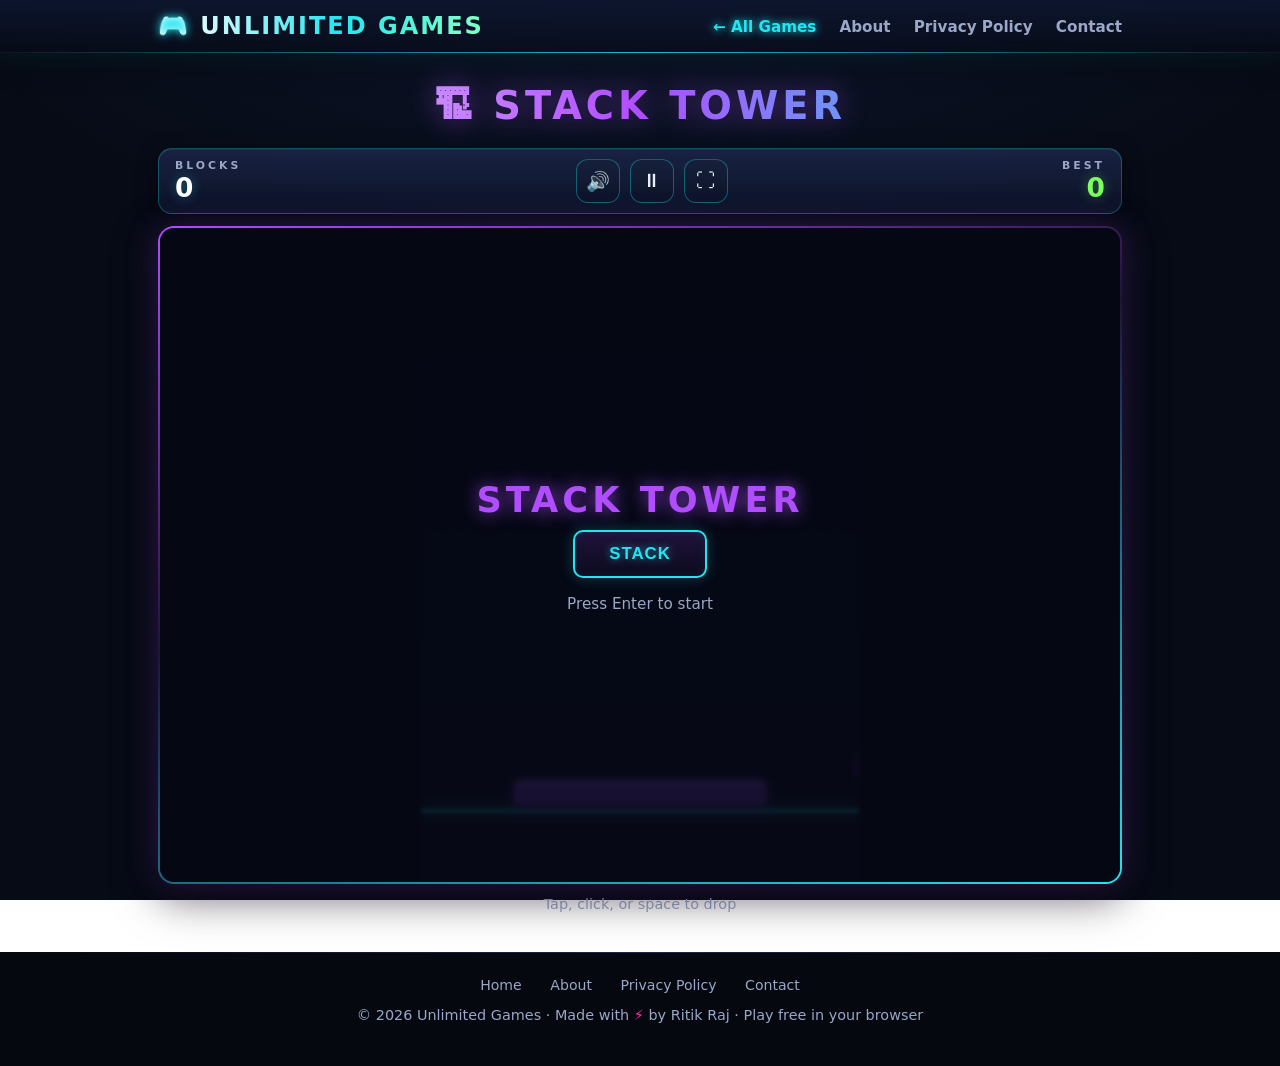
<file: stack.html>
<!DOCTYPE html>
<html lang="en">
<head>
<meta charset="UTF-8">
<meta name="viewport" content="width=device-width, initial-scale=1.0, maximum-scale=1.0, user-scalable=no">
<title>Stack Tower — Free Tower Stacking Game</title>
<meta name="description" content="Stack Tower is a free stacking game. Drop sliding blocks to build the tallest tower. One complete miss and it's over. Play free in your browser.">
<meta property="og:type" content="website">
<meta property="og:title" content="Stack Tower — Free Tower Stacking Game">
<meta property="og:description" content="Drop sliding blocks, stack the tallest neon tower. Play free in your browser — no download, no signup.">
<meta property="og:url" content="https://ev-rush-game.pages.dev/stack.html">
<meta property="og:image" content="https://ev-rush-game.pages.dev/og-image.png">
<meta name="twitter:card" content="summary_large_image">
<meta name="twitter:title" content="Stack Tower — Free Tower Stacking Game">
<meta name="twitter:description" content="Drop sliding blocks, stack the tallest neon tower. Play free in your browser.">
<meta name="twitter:image" content="https://ev-rush-game.pages.dev/og-image.png">
<link rel="stylesheet" href="style.css">
<style>
/* ---------- Game Zone shared chrome ---------- */
.site-header {
  background: linear-gradient(180deg, rgba(14,23,48,0.88), rgba(7,11,22,0.55));
  backdrop-filter: blur(12px);
  -webkit-backdrop-filter: blur(12px);
  border-bottom: 1px solid transparent;
  border-image: linear-gradient(90deg, transparent, rgba(34,230,240,0.8), transparent) 1;
  box-shadow: 0 8px 30px rgba(0,0,0,0.45), 0 0 24px rgba(34,230,240,0.16);
}
.logo {
  background: linear-gradient(92deg, #ffffff 5%, var(--cyan) 55%, #7dffc9 95%);
  -webkit-background-clip: text; background-clip: text;
  color: transparent; -webkit-text-fill-color: transparent;
}
nav.main-nav a { transition: color 0.2s, text-shadow 0.2s; }
.game-hero { text-align: center; margin: 6px 0 20px; }
.game-hero h1 {
  margin: 0; font-size: 2.4rem; font-weight: 800; letter-spacing: 4px;
  background: linear-gradient(92deg, #e6ccff 5%, #b04dff 50%, var(--cyan) 95%);
  -webkit-background-clip: text; background-clip: text;
  color: transparent; -webkit-text-fill-color: transparent;
  filter: drop-shadow(0 0 14px rgba(176,77,255,0.45));
}
.hud {
  display: flex; justify-content: space-between; align-items: center;
  max-width: 100%; margin: 0 auto 12px; padding: 10px 16px;
  background: linear-gradient(180deg, rgba(26,36,70,0.92), rgba(13,20,40,0.92));
  border: 1px solid rgba(34,230,240,0.28); border-radius: 14px;
  box-shadow: 0 6px 22px rgba(0,0,0,0.45), inset 0 1px 0 rgba(255,255,255,0.06);
}
.hud .score-box { text-align: left; }
.hud .label { font-size: 0.68rem; color: var(--muted); letter-spacing: 3px; font-weight: 600; }
.hud .value { font-size: 1.65rem; font-weight: 800; color: #fff; font-variant-numeric: tabular-nums; text-shadow: 0 0 12px rgba(34,230,240,0.35); }
.hud .value.best { color: var(--lime); text-shadow: 0 0 12px rgba(125,255,94,0.35); }
.hud .icon-btns { display: flex; gap: 10px; }
.icon-btn {
  width: 44px; height: 44px; border-radius: 12px; border: 1px solid rgba(34,230,240,0.35);
  background: linear-gradient(180deg, #16203c, #0d1428); color: var(--text); font-size: 1.2rem; cursor: pointer;
  transition: transform 0.15s, box-shadow 0.15s, border-color 0.15s;
}
.icon-btn:hover { border-color: var(--cyan); box-shadow: 0 0 14px rgba(34,230,240,0.35); transform: translateY(-1px); }
.icon-btn:active { transform: translateY(1px) scale(0.96); }
.icon-btn:focus-visible { outline: 2px solid var(--cyan); outline-offset: 2px; }
.stage {
  position: relative; max-width: none; width: 100%; margin: 0 auto;
  border: 2px solid transparent; border-radius: 16px; overflow: hidden;
  background:
    linear-gradient(#0a0f1e, #0a0f1e) padding-box,
    linear-gradient(160deg, #b04dff, rgba(176,77,255,0.15) 42%, var(--cyan)) border-box;
  box-shadow: 0 0 34px rgba(176,77,255,0.24), 0 14px 44px rgba(0,0,0,0.55);
  animation: stageGlow 4.5s ease-in-out infinite;
}
@keyframes stageGlow {
  0%, 100% { box-shadow: 0 0 26px rgba(176,77,255,0.20), 0 14px 44px rgba(0,0,0,0.55); }
  50% { box-shadow: 0 0 46px rgba(176,77,255,0.38), 0 14px 44px rgba(0,0,0,0.55); }
}
@media (prefers-reduced-motion: reduce) { .stage { animation: none; } }
#gameCanvas { display: block; margin: 0 auto; touch-action: none; cursor: pointer; }
.overlay {
  position: absolute; inset: 0; display: flex; flex-direction: column;
  align-items: center; justify-content: center; text-align: center;
  background: rgba(5, 8, 18, 0.86); backdrop-filter: blur(2px);
  padding: 24px; z-index: 5;
}
.overlay.hidden { display: none; }
.overlay h2 {
  margin: 0 0 10px; font-size: 2.2rem; letter-spacing: 4px; color: #b04dff;
  text-shadow: 0 0 18px rgba(176,77,255,0.8);
}
.overlay h2.crash { color: var(--magenta); text-shadow: 0 0 18px rgba(255,46,166,0.8); }
.overlay p { color: var(--muted); margin: 6px 0 14px; line-height: 1.6; font-size: 0.95rem; }
.big-score { font-size: 3rem; font-weight: 800; color: #fff; margin: 4px 0; font-variant-numeric: tabular-nums; }
.newbest {
  color: var(--lime); font-weight: 800; letter-spacing: 2px; margin: 6px 0 2px;
  animation: pulse 1s infinite;
}
@keyframes pulse { 50% { opacity: 0.45; } }
.overlay .row { display: flex; gap: 12px; margin-top: 14px; flex-wrap: wrap; justify-content: center; }
.btn {
  background: linear-gradient(180deg, rgba(176,77,255,0.16), rgba(176,77,255,0.04));
}
.btn:hover { background: linear-gradient(180deg, rgba(176,77,255,0.28), rgba(176,77,255,0.08)); box-shadow: 0 0 26px rgba(176,77,255,0.55), 0 6px 18px rgba(0,0,0,0.5); }
.btn:focus-visible { outline: 2px solid #b04dff; outline-offset: 3px; }
.btn.pink { background: linear-gradient(180deg, rgba(255,46,166,0.18), rgba(255,46,166,0.04)); }
.btn.pink:hover { box-shadow: 0 0 26px rgba(255,46,166,0.55), 0 6px 18px rgba(0,0,0,0.5); }
.site-footer { border-top: 1px solid transparent; border-image: linear-gradient(90deg, transparent, var(--line), transparent) 1; padding: 24px 18px 28px; }
.site-footer nav { margin-bottom: 10px; }
.site-footer nav a { padding: 4px 2px; }
.controls-line { text-align: center; color: var(--muted); font-size: 0.9rem; margin: 12px auto 0; max-width: 100%; }
@media (max-width: 480px) {
  .game-hero h1 { font-size: 1.7rem; letter-spacing: 3px; }
  .hud { padding: 8px 12px; border-radius: 12px; }
  .hud .value { font-size: 1.4rem; }
  .overlay h2 { font-size: 1.7rem; }
  .big-score { font-size: 2.4rem; }
}

/* ---- Responsive stage + fullscreen (Game Zone module) ---- */
.stage:fullscreen, .stage:-webkit-full-screen, .stage:-moz-full-screen, .stage:-ms-fullscreen {
  border-radius: 0 !important; max-width: none !important; width: 100vw !important; height: 100vh !important; margin: 0;
}
.stage.fake-full {
  position: fixed; inset: 0; z-index: 9999;
  width: 100vw !important; height: 100dvh !important;
  max-width: none !important; border-radius: 0; margin: 0;
}

</style>
<meta name="google-adsense-account" content="ca-pub-9282230786844335">
<script async src="https://pagead2.googlesyndication.com/pagead/js/adsbygoogle.js?client=ca-pub-9282230786844335" crossorigin="anonymous"></script>
</head>
<body>

<header class="site-header">
  <div class="header-inner">
    <a class="logo" href="index.html"><span class="bolt">🎮</span> UNLIMITED GAMES</a>
    <nav class="main-nav">
      <a href="index.html" class="active">← All Games</a>
      <a href="about.html">About</a>
      <a href="privacy.html">Privacy Policy</a>
      <a href="contact.html">Contact</a>
    </nav>
  </div>
</header>

<main>
  <div class="game-hero">
    <h1>🏗 STACK TOWER</h1>
  </div>

  <div class="hud">
    <div class="score-box">
      <div class="label">BLOCKS</div>
      <div class="value" id="scoreVal">0</div>
    </div>
    <div class="icon-btns">
      <button class="icon-btn" id="muteBtn" title="Mute / unmute sound (M)" aria-label="Mute sound">🔊</button>
      <button class="icon-btn" id="pauseBtn" title="Pause / resume (P)" aria-label="Pause game">⏸</button>
      <button class="icon-btn" id="fsBtn" title="Fullscreen (F)" aria-label="Toggle fullscreen">⛶</button>
    </div>
    <div class="score-box" style="text-align:right">
      <div class="label">BEST</div>
      <div class="value best" id="bestVal">0</div>
    </div>
  </div>

  <div class="stage" id="stage">
    <canvas id="gameCanvas" width="400" height="600"></canvas>

    <div class="overlay" id="startScreen">
      <h2>STACK TOWER</h2>
      <button class="btn" id="startBtn">STACK</button>
      <p class="meta" style="margin-top:14px">Press Enter to start</p>
    </div>

    <div class="overlay hidden" id="pauseScreen">
      <h2>PAUSED</h2>
      <div class="row">
        <button class="btn" id="resumeBtn">RESUME</button>
        <button class="btn pink" id="restartBtnPause">RESTART</button>
      </div>
    </div>

    <div class="overlay hidden" id="gameOverScreen">
      <h2 class="crash">TOPPLED!</h2>
      <div class="newbest hidden" id="newBestTag">★ NEW BEST ★</div>
      <div class="label" style="color:var(--muted);letter-spacing:2px;font-size:0.75rem">BLOCKS STACKED</div>
      <div class="big-score" id="finalScore">0</div>
      <p id="bestLine">Best: 0</p>
      <div class="row">
        <button class="btn" id="restartBtn">STACK AGAIN</button>
      </div>
      <p class="meta" style="margin-top:12px">Press Enter to restart</p>
    </div>
  </div>

  <p class="controls-line">Tap, click, or space to drop</p>
</main>

<footer class="site-footer">
  <nav>
    <a href="index.html">Home</a>
    <a href="about.html">About</a>
    <a href="privacy.html">Privacy Policy</a>
    <a href="contact.html">Contact</a>
  </nav>
  <p>© 2026 Unlimited Games · Made with <span class="heart">⚡</span> by Ritik Raj · Play free in your browser</p>
</footer>

<script>
/* ============================================================
   STACK TOWER — original block-stacking game.
   A block slides left-right; drop it to stack. Overhang falls off.
   Complete miss = game over. Canvas only. Plain ES5-ish JS.
   ============================================================ */
(function () {
'use strict';

/* ---------------- Canvas & constants ---------------- */
var canvas = document.getElementById('gameCanvas');
var ctx = canvas.getContext('2d');
var W = canvas.width;    // 400
var H = canvas.height;   // 600

var BH = 26;             // block height
var BASE_Y = H - 70;     // ground line
var START_W = 230;

var ST = { START: 0, PLAY: 1, PAUSE: 2, OVER: 3 };
var state = ST.START;

/* ---------------- DOM refs ---------------- */
var scoreVal = document.getElementById('scoreVal');
var bestVal = document.getElementById('bestVal');
var finalScoreEl = document.getElementById('finalScore');
var bestLine = document.getElementById('bestLine');
var newBestTag = document.getElementById('newBestTag');
var startScreen = document.getElementById('startScreen');
var pauseScreen = document.getElementById('pauseScreen');
var gameOverScreen = document.getElementById('gameOverScreen');
var startBtn = document.getElementById('startBtn');
var resumeBtn = document.getElementById('resumeBtn');
var restartBtn = document.getElementById('restartBtn');
var restartBtnPause = document.getElementById('restartBtnPause');
var pauseBtn = document.getElementById('pauseBtn');
var muteBtn = document.getElementById('muteBtn');

/* ---------------- Best score (localStorage, guarded) ---------------- */
var best = 0;
try { best = parseInt(localStorage.getItem('stacktower_best') || '0', 10) || 0; } catch (e) { best = 0; }
function saveBest() {
  try { localStorage.setItem('stacktower_best', String(best)); } catch (e) { /* storage unavailable */ }
}
bestVal.textContent = best;

/* ---------------- Tiny WebAudio SFX ---------------- */
var audioCtx = null;
var muted = false;
function ensureAudio() {
  if (!audioCtx) {
    try { audioCtx = new (window.AudioContext || window.webkitAudioContext)(); } catch (e) { audioCtx = null; }
  }
  if (audioCtx && audioCtx.state === 'suspended') { audioCtx.resume(); }
}
function beep(freq, dur, type, vol) {
  if (muted) return;
  ensureAudio();
  if (!audioCtx) return;
  try {
    var o = audioCtx.createOscillator();
    var g = audioCtx.createGain();
    o.type = type || 'sine';
    o.frequency.value = freq;
    g.gain.setValueAtTime(vol || 0.06, audioCtx.currentTime);
    g.gain.exponentialRampToValueAtTime(0.0001, audioCtx.currentTime + dur);
    o.connect(g); g.connect(audioCtx.destination);
    o.start(); o.stop(audioCtx.currentTime + dur);
  } catch (e) { /* ignore */ }
}
function sfxDrop() { beep(420, 0.07, 'triangle', 0.07); }
function sfxPerfect() { beep(880, 0.1, 'sine', 0.06); setTimeout(function () { beep(1320, 0.14, 'sine', 0.06); }, 80); }
function sfxFall() { beep(240, 0.28, 'sawtooth', 0.08); }
function sfxClick() { beep(520, 0.06, 'triangle', 0.05); }

/* ---------------- Game state ---------------- */
var blocks, moving, debris, camY, camTarget, score, speed;

function blockColor(i) {
  var hue = (265 + i * 14) % 360; // drift from purple toward cyan
  return 'hsl(' + hue + ', 85%, 60%)';
}
function resetGame() {
  blocks = [{ x: (W - START_W) / 2, w: START_W, hue: 265 }];
  camY = 0; camTarget = 0;
  score = 0;
  debris = [];
  spawnMoving();
  updateHUD();
}
function moveSpeed() { return Math.min(460, 170 + score * 9); }
function spawnMoving() {
  var prev = blocks[blocks.length - 1];
  speed = moveSpeed();
  moving = {
    x: Math.random() < 0.5 ? -prev.w : W,
    w: prev.w,
    dir: Math.random() < 0.5 ? 1 : -1
  };
  // place on the entering side
  moving.x = moving.dir === 1 ? -moving.w : W;
}
function updateHUD() {
  scoreVal.textContent = score;
  bestVal.textContent = best;
}
function showOverlay(el) {
  startScreen.classList.add('hidden');
  pauseScreen.classList.add('hidden');
  gameOverScreen.classList.add('hidden');
  if (el) el.classList.remove('hidden');
}
function drop() {
  if (state === ST.START) { startGame(); return; }
  if (state !== ST.PLAY) return;
  ensureAudio();
  var prev = blocks[blocks.length - 1];
  var left = Math.max(moving.x, prev.x);
  var right = Math.min(moving.x + moving.w, prev.x + prev.w);
  var overlap = right - left;
  var perfect = overlap >= moving.w - 6;

  if (overlap <= 0) {
    // complete miss — the whole block falls
    debris.push({ x: moving.x, w: moving.w, y: blockTopY(), vy: 0, hue: 265 + blocks.length * 14 });
    sfxFall();
    gameOver();
    return;
  }
  if (overlap < moving.w) {
    // overhang falls off on the correct side
    var cutX, cutW;
    if (moving.x < prev.x) { cutX = moving.x; cutW = prev.x - moving.x; }
    else { cutX = prev.x + prev.w; cutW = (moving.x + moving.w) - (prev.x + prev.w); }
    if (cutW > 0) {
      debris.push({ x: cutX, w: cutW, y: blockTopY(), vy: 0, hue: 265 + blocks.length * 14 });
    }
    sfxDrop();
  } else {
    sfxPerfect();
  }
  blocks.push({ x: left, w: overlap, hue: 265 + blocks.length * 14 });
  score++;
  updateHUD();
  // keep the tower visible: shift camera when the top passes a line
  var topY = blockTopY() - BH;
  if (topY - camTarget < 190) camTarget = topY - 190;
  if (perfect) {
    // perfect drop keeps full width — nothing narrows
  }
  spawnMoving();
}
function blockTopY() {
  // y (world coords) of the top of the newest settled block
  return BASE_Y - blocks.length * BH;
}

/* ---------------- Input ---------------- */
window.addEventListener('keydown', function (e) {
  var k = e.key;
  if (k === ' ' || k === 'Enter') {
    if (state === ST.START || state === ST.OVER) startGame();
    else if (state === ST.PLAY) drop();
    e.preventDefault();
  }
  else if (k === 'p' || k === 'P') togglePause();
  else if (k === 'm' || k === 'M') toggleMute();
});
canvas.addEventListener('mousedown', function (e) { drop(); e.preventDefault(); });
canvas.addEventListener('touchstart', function (e) { drop(); e.preventDefault(); }, { passive: false });

/* ---------------- Buttons & overlays ---------------- */
function startGame() {
  ensureAudio(); sfxClick();
  resetGame();
  state = ST.PLAY;
  showOverlay(null);
}
function togglePause() {
  if (state === ST.PLAY) {
    state = ST.PAUSE; sfxClick(); showOverlay(pauseScreen);
  } else if (state === ST.PAUSE) {
    state = ST.PLAY; sfxClick(); showOverlay(null);
  }
}
function toggleMute() {
  muted = !muted;
  muteBtn.textContent = muted ? '🔇' : '🔊';
}
function gameOver() {
  state = ST.OVER;
  var isBest = score > best;
  if (isBest) { best = score; saveBest(); }
  finalScoreEl.textContent = score;
  bestLine.textContent = 'Best: ' + best;
  newBestTag.classList.toggle('hidden', !isBest);
  updateHUD();
  showOverlay(gameOverScreen);
}
startBtn.addEventListener('click', startGame);
restartBtn.addEventListener('click', startGame);
restartBtnPause.addEventListener('click', startGame);
resumeBtn.addEventListener('click', togglePause);
pauseBtn.addEventListener('click', function () { if (state === ST.PLAY || state === ST.PAUSE) togglePause(); });
muteBtn.addEventListener('click', toggleMute);

/* ---------------- Update ---------------- */
function update(dt) {
  // slide the moving block
  moving.x += moving.dir * speed * dt;
  if (moving.dir === 1 && moving.x > W) moving.x = -moving.w;
  if (moving.dir === -1 && moving.x + moving.w < 0) moving.x = W;

  // falling debris
  for (var i = debris.length - 1; i >= 0; i--) {
    var d = debris[i];
    d.vy += 2200 * dt;
    d.y += d.vy * dt;
    if (d.y > H + 60) debris.splice(i, 1);
  }
  // smooth camera
  camY += (camTarget - camY) * Math.min(1, dt * 4);
}

/* ---------------- Drawing ---------------- */
function roundRect(x, y, w, h, r) {
  ctx.beginPath();
  ctx.moveTo(x + r, y);
  ctx.arcTo(x + w, y, x + w, y + h, r);
  ctx.arcTo(x + w, y + h, x, y + h, r);
  ctx.arcTo(x, y + h, x, y, r);
  ctx.arcTo(x, y, x + w, y, r);
  ctx.closePath();
}
function drawBlock(x, y, w, h, hue) {
  var col = 'hsl(' + (hue % 360) + ', 85%, 60%)';
  ctx.save();
  ctx.shadowColor = col; ctx.shadowBlur = 12;
  var g = ctx.createLinearGradient(0, y, 0, y + h);
  g.addColorStop(0, 'rgba(255,255,255,0.22)');
  g.addColorStop(0.4, 'rgba(255,255,255,0.0)');
  g.addColorStop(1, 'rgba(0,0,0,0.30)');
  ctx.fillStyle = col;
  roundRect(x, y, w, h, 6);
  ctx.fill();
  ctx.shadowBlur = 0;
  ctx.fillStyle = g;
  roundRect(x, y, w, h, 6);
  ctx.fill();
  ctx.restore();
}
function render() {
  // sky gradient
  var g = ctx.createLinearGradient(0, 0, 0, H);
  g.addColorStop(0, '#080b1e'); g.addColorStop(0.7, '#0d1230'); g.addColorStop(1, '#160f2e');
  ctx.fillStyle = g;
  ctx.fillRect(0, 0, W, H);

  // distant glow dots
  ctx.fillStyle = 'rgba(120,150,255,0.16)';
  for (var i = 0; i < 24; i++) {
    var sx = (i * 167) % W, sy = (i * 89) % H;
    ctx.fillRect(sx, sy, 2, 2);
  }

  ctx.save();
  ctx.translate(0, -camY);

  // ground
  ctx.save();
  ctx.shadowColor = '#22e6f0'; ctx.shadowBlur = 14;
  ctx.fillStyle = '#22e6f0';
  ctx.fillRect(0, BASE_Y, W, 3);
  ctx.restore();

  // settled tower
  for (var b = 0; b < blocks.length; b++) {
    var bl = blocks[b];
    var y = BASE_Y - (b + 1) * BH;
    drawBlock(bl.x, y, bl.w, BH - 2, bl.hue);
  }
  // moving block (one above the tower top)
  if (moving && state !== ST.OVER) {
    var my = BASE_Y - (blocks.length + 1) * BH;
    drawBlock(moving.x, my, moving.w, BH - 2, 265 + blocks.length * 14);
    // drop guide line
    ctx.save();
    ctx.strokeStyle = 'rgba(176,77,255,0.25)';
    ctx.setLineDash([6, 6]);
    ctx.beginPath();
    ctx.moveTo(moving.x + moving.w / 2, my + BH);
    ctx.lineTo(moving.x + moving.w / 2, BASE_Y);
    ctx.stroke();
    ctx.restore();
  }
  // debris
  for (var d = 0; d < debris.length; d++) {
    var db = debris[d];
    ctx.save();
    ctx.globalAlpha = 0.9;
    drawBlock(db.x, db.y, db.w, BH - 2, db.hue);
    ctx.restore();
  }
  ctx.restore();
}

/* ---------------- Main loop ---------------- */
var lastT = 0;
function frame(t) {
  requestAnimationFrame(frame);
  var dt = (t - lastT) / 1000;
  lastT = t;
  if (!(dt > 0)) return;
  if (dt > 0.05) dt = 0.05;
  if (state === ST.PLAY) update(dt);
  render();
}

/* ---------------- Init ---------------- */
resetGame();
showOverlay(startScreen);
requestAnimationFrame(function (t) { lastT = t; requestAnimationFrame(frame); });

})();
</script>
<script>
/* === Game Zone: responsive stage + fullscreen-on-play (shared module) === */
(function () {
'use strict';
var stage = document.getElementById('stage');
var canvas = document.getElementById('gameCanvas');
var fsBtn = document.getElementById('fsBtn');
if (!stage || !canvas) return;
var CW = parseInt(canvas.getAttribute('width'), 10) || 400;
var CH = parseInt(canvas.getAttribute('height'), 10) || 600;

function isFs() {
  return document.fullscreenElement === stage ||
         document.webkitFullscreenElement === stage ||
         document.mozFullScreenElement === stage ||
         document.msFullscreenElement === stage ||
         stage.classList.contains('fake-full');
}
function fitStage() {
  var vw = window.innerWidth, vh = window.innerHeight;
  var boxW, boxH;
  if (isFs()) { boxW = vw; boxH = vh; }
  else {
    boxW = stage.parentElement ? stage.parentElement.clientWidth : vw;
    var top = stage.getBoundingClientRect().top;
    boxH = Math.max(280, vh - top - 16);
  }
  var s = Math.min(boxW / CW, boxH / CH);
  var cw = Math.max(1, Math.floor(CW * s));
  var ch = Math.max(1, Math.floor(CH * s));
  canvas.style.width = cw + 'px';
  canvas.style.height = ch + 'px';
  if (isFs()) { stage.style.width = vw + 'px'; stage.style.height = vh + 'px'; }
  else { stage.style.width = '100%'; stage.style.height = ch + 'px'; }
}
function requestFs(el) {
  try {
    if (el.requestFullscreen) return el.requestFullscreen();
    if (el.webkitRequestFullscreen) return el.webkitRequestFullscreen();
    if (el.mozRequestFullScreen) return el.mozRequestFullScreen();
    if (el.msRequestFullscreen) return el.msRequestFullscreen();
  } catch (e) { /* handled by caller */ }
  return null;
}
function exitFs() {
  try {
    if (document.exitFullscreen && document.fullscreenElement) return document.exitFullscreen();
    if (document.webkitExitFullscreen && document.webkitFullscreenElement) return document.webkitExitFullscreen();
    if (document.mozCancelFullScreen && document.mozFullScreenElement) return document.mozCancelFullScreen();
    if (document.msExitFullscreen && document.msFullscreenElement) return document.msExitFullscreen();
  } catch (e) { /* ignore */ }
  return null;
}
function hasNativeFs() {
  return !!(stage.requestFullscreen || stage.webkitRequestFullscreen || stage.mozRequestFullScreen || stage.msRequestFullscreen);
}
function fakeFull() {
  if (document.fullscreenElement || document.webkitFullscreenElement ||
      document.mozFullScreenElement || document.msFullscreenElement) return;
  stage.classList.add('fake-full');
  document.body.style.overflow = 'hidden';
  fitStage();
  try { stage.scrollIntoView({ block: 'start' }); } catch (e) { /* ignore */ }
}
function unFake() {
  stage.classList.remove('fake-full');
  document.body.style.overflow = '';
}
function enterFull() {
  if (isFs()) return;
  if (hasNativeFs()) {
    var p = requestFs(stage);
    if (p && typeof p.catch === 'function') {
      p.catch(function () { fakeFull(); });
    } else {
      setTimeout(function () { if (!isFs()) fakeFull(); }, 700);
    }
  } else {
    fakeFull();
  }
}
function leaveFull() {
  if (stage.classList.contains('fake-full')) { unFake(); }
  else { exitFs(); }
  setTimeout(fitStage, 80);
}
function toggleFs() { if (isFs()) leaveFull(); else enterFull(); }
function onFsChange() {
  fitStage();
  if (fsBtn) fsBtn.textContent = isFs() ? '\u2922' : '\u26F6';
}
document.addEventListener('fullscreenchange', onFsChange);
document.addEventListener('webkitfullscreenchange', onFsChange);
document.addEventListener('mozfullscreenchange', onFsChange);
document.addEventListener('MSFullscreenChange', onFsChange);
window.addEventListener('resize', fitStage);
window.addEventListener('orientationchange', function () { setTimeout(fitStage, 150); });

/* PLAY / START buttons are real user gestures: they also maximise the stage.
   Any fullscreen failure falls back gracefully and never breaks the start flow. */
['startBtn', 'restartBtn', 'restartBtnPause', 'restartBtnWin', 'resumeBtn'].forEach(function (id) {
  var b = document.getElementById(id);
  if (b) b.addEventListener('click', function () { enterFull(); });
});
if (fsBtn) fsBtn.addEventListener('click', function (e) { e.stopPropagation(); toggleFs(); });
window.addEventListener('keydown', function (e) {
  if ((e.key === 'f' || e.key === 'F') && !e.ctrlKey && !e.metaKey && !e.altKey) toggleFs();
});
fitStage();
setTimeout(fitStage, 300);
})();
</script>

</body>
</html>
</file>
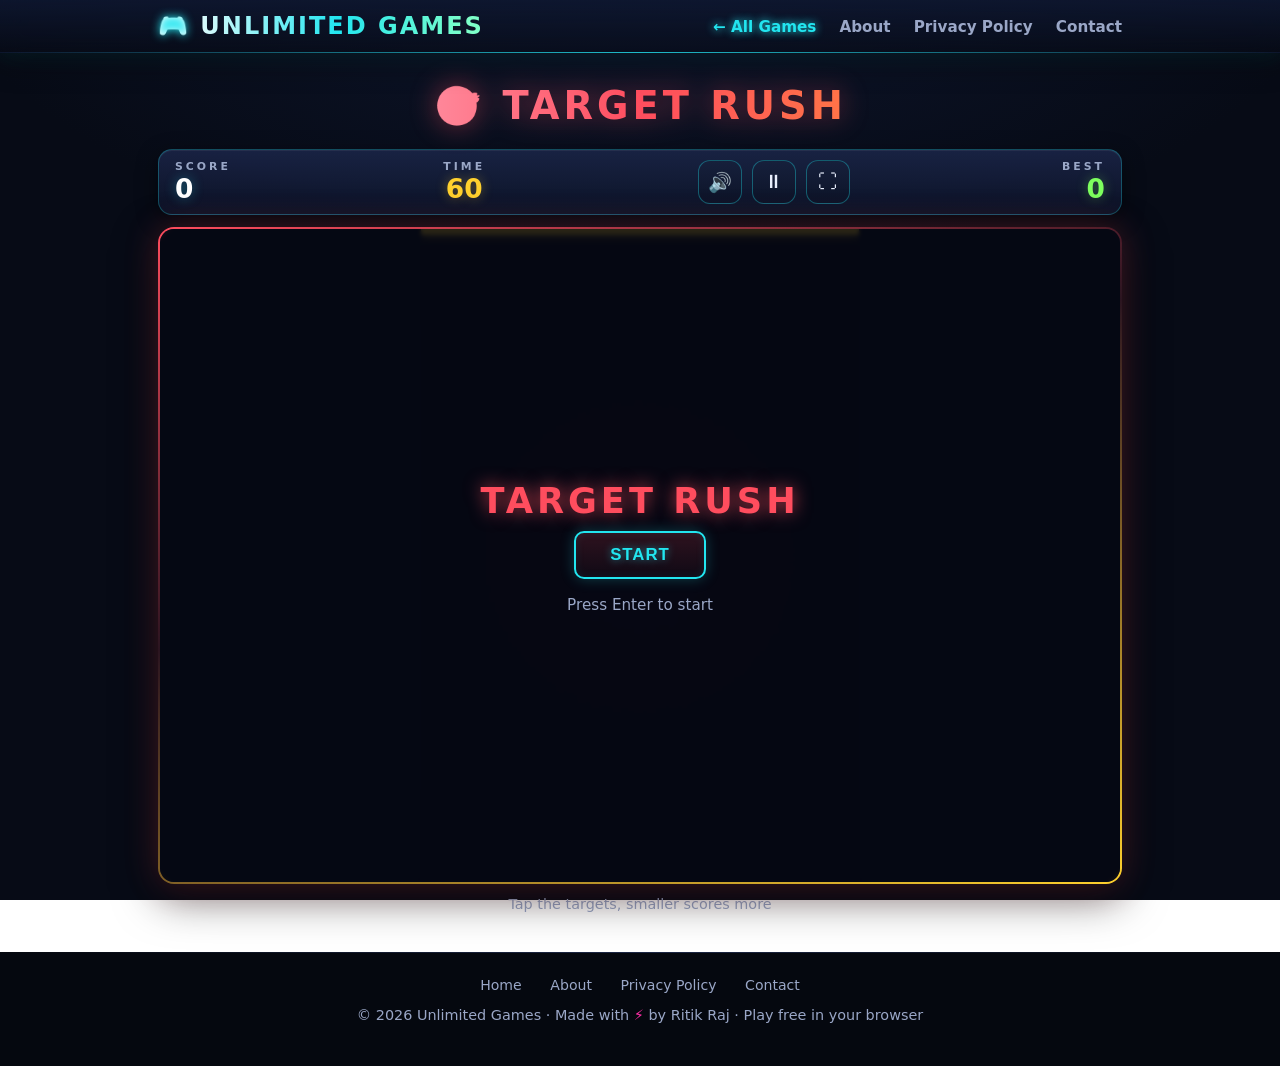
<file: target.html>
<!DOCTYPE html>
<html lang="en">
<head>
<meta charset="UTF-8">
<meta name="viewport" content="width=device-width, initial-scale=1.0, maximum-scale=1.0, user-scalable=no">
<title>Target Rush — Free 60-Second Target Game</title>
<meta name="description" content="Target Rush is a free 60-second aim game. Tap glowing targets before they vanish. Smaller targets score more. Play free in your browser.">
<meta property="og:type" content="website">
<meta property="og:title" content="Target Rush — Free 60-Second Target Game">
<meta property="og:description" content="60 seconds, endless glowing targets — tap them fast. Play free in your browser, no download, no signup.">
<meta property="og:url" content="https://ev-rush-game.pages.dev/target.html">
<meta property="og:image" content="https://ev-rush-game.pages.dev/og-image.png">
<meta name="twitter:card" content="summary_large_image">
<meta name="twitter:title" content="Target Rush — Free 60-Second Target Game">
<meta name="twitter:description" content="60 seconds, endless glowing targets — tap them fast. Play free in your browser.">
<meta name="twitter:image" content="https://ev-rush-game.pages.dev/og-image.png">
<link rel="stylesheet" href="style.css">
<style>
/* ---------- Game Zone shared chrome ---------- */
.site-header {
  background: linear-gradient(180deg, rgba(14,23,48,0.88), rgba(7,11,22,0.55));
  backdrop-filter: blur(12px);
  -webkit-backdrop-filter: blur(12px);
  border-bottom: 1px solid transparent;
  border-image: linear-gradient(90deg, transparent, rgba(34,230,240,0.8), transparent) 1;
  box-shadow: 0 8px 30px rgba(0,0,0,0.45), 0 0 24px rgba(34,230,240,0.16);
}
.logo {
  background: linear-gradient(92deg, #ffffff 5%, var(--cyan) 55%, #7dffc9 95%);
  -webkit-background-clip: text; background-clip: text;
  color: transparent; -webkit-text-fill-color: transparent;
}
nav.main-nav a { transition: color 0.2s, text-shadow 0.2s; }
.game-hero { text-align: center; margin: 6px 0 20px; }
.game-hero h1 {
  margin: 0; font-size: 2.4rem; font-weight: 800; letter-spacing: 4px;
  background: linear-gradient(92deg, #ffc8dd 5%, #ff4d5e 50%, #ff9f2e 95%);
  -webkit-background-clip: text; background-clip: text;
  color: transparent; -webkit-text-fill-color: transparent;
  filter: drop-shadow(0 0 14px rgba(255,77,94,0.45));
}
.hud {
  display: flex; justify-content: space-between; align-items: center;
  max-width: 100%; margin: 0 auto 12px; padding: 10px 16px;
  background: linear-gradient(180deg, rgba(26,36,70,0.92), rgba(13,20,40,0.92));
  border: 1px solid rgba(34,230,240,0.28); border-radius: 14px;
  box-shadow: 0 6px 22px rgba(0,0,0,0.45), inset 0 1px 0 rgba(255,255,255,0.06);
}
.hud .score-box { text-align: left; }
.hud .label { font-size: 0.68rem; color: var(--muted); letter-spacing: 3px; font-weight: 600; }
.hud .value { font-size: 1.65rem; font-weight: 800; color: #fff; font-variant-numeric: tabular-nums; text-shadow: 0 0 12px rgba(34,230,240,0.35); }
.hud .value.best { color: var(--lime); text-shadow: 0 0 12px rgba(125,255,94,0.35); }
.hud .value.time { color: #ffd12e; text-shadow: 0 0 12px rgba(255,209,46,0.35); }
.hud .icon-btns { display: flex; gap: 10px; }
.icon-btn {
  width: 44px; height: 44px; border-radius: 12px; border: 1px solid rgba(34,230,240,0.35);
  background: linear-gradient(180deg, #16203c, #0d1428); color: var(--text); font-size: 1.2rem; cursor: pointer;
  transition: transform 0.15s, box-shadow 0.15s, border-color 0.15s;
}
.icon-btn:hover { border-color: var(--cyan); box-shadow: 0 0 14px rgba(34,230,240,0.35); transform: translateY(-1px); }
.icon-btn:active { transform: translateY(1px) scale(0.96); }
.icon-btn:focus-visible { outline: 2px solid var(--cyan); outline-offset: 2px; }
.stage {
  position: relative; max-width: none; width: 100%; margin: 0 auto;
  border: 2px solid transparent; border-radius: 16px; overflow: hidden;
  background:
    linear-gradient(#0a0f1e, #0a0f1e) padding-box,
    linear-gradient(160deg, #ff4d5e, rgba(255,77,94,0.15) 42%, #ffd12e) border-box;
  box-shadow: 0 0 34px rgba(255,77,94,0.24), 0 14px 44px rgba(0,0,0,0.55);
  animation: stageGlow 4.5s ease-in-out infinite;
}
@keyframes stageGlow {
  0%, 100% { box-shadow: 0 0 26px rgba(255,77,94,0.20), 0 14px 44px rgba(0,0,0,0.55); }
  50% { box-shadow: 0 0 46px rgba(255,77,94,0.38), 0 14px 44px rgba(0,0,0,0.55); }
}
@media (prefers-reduced-motion: reduce) { .stage { animation: none; } }
#gameCanvas { display: block; margin: 0 auto; touch-action: none; cursor: crosshair; }
.overlay {
  position: absolute; inset: 0; display: flex; flex-direction: column;
  align-items: center; justify-content: center; text-align: center;
  background: rgba(5, 8, 18, 0.86); backdrop-filter: blur(2px);
  padding: 24px; z-index: 5;
}
.overlay.hidden { display: none; }
.overlay h2 {
  margin: 0 0 10px; font-size: 2.2rem; letter-spacing: 4px; color: #ff4d5e;
  text-shadow: 0 0 18px rgba(255,77,94,0.8);
}
.overlay p { color: var(--muted); margin: 6px 0 14px; line-height: 1.6; font-size: 0.95rem; }
.big-score { font-size: 3rem; font-weight: 800; color: #fff; margin: 4px 0; font-variant-numeric: tabular-nums; }
.newbest {
  color: var(--lime); font-weight: 800; letter-spacing: 2px; margin: 6px 0 2px;
  animation: pulse 1s infinite;
}
@keyframes pulse { 50% { opacity: 0.45; } }
.overlay .row { display: flex; gap: 12px; margin-top: 14px; flex-wrap: wrap; justify-content: center; }
.btn {
  background: linear-gradient(180deg, rgba(255,77,94,0.16), rgba(255,77,94,0.04));
}
.btn:hover { background: linear-gradient(180deg, rgba(255,77,94,0.28), rgba(255,77,94,0.08)); box-shadow: 0 0 26px rgba(255,77,94,0.55), 0 6px 18px rgba(0,0,0,0.5); }
.btn:focus-visible { outline: 2px solid #ff4d5e; outline-offset: 3px; }
.btn.pink { background: linear-gradient(180deg, rgba(255,46,166,0.18), rgba(255,46,166,0.04)); }
.btn.pink:hover { box-shadow: 0 0 26px rgba(255,46,166,0.55), 0 6px 18px rgba(0,0,0,0.5); }
.site-footer { border-top: 1px solid transparent; border-image: linear-gradient(90deg, transparent, var(--line), transparent) 1; padding: 24px 18px 28px; }
.site-footer nav { margin-bottom: 10px; }
.site-footer nav a { padding: 4px 2px; }
.controls-line { text-align: center; color: var(--muted); font-size: 0.9rem; margin: 12px auto 0; max-width: 100%; }
@media (max-width: 480px) {
  .game-hero h1 { font-size: 1.7rem; letter-spacing: 3px; }
  .hud { padding: 8px 12px; border-radius: 12px; }
  .hud .value { font-size: 1.4rem; }
  .overlay h2 { font-size: 1.7rem; }
  .big-score { font-size: 2.4rem; }
}

/* ---- Responsive stage + fullscreen (Game Zone module) ---- */
.stage:fullscreen, .stage:-webkit-full-screen, .stage:-moz-full-screen, .stage:-ms-fullscreen {
  border-radius: 0 !important; max-width: none !important; width: 100vw !important; height: 100vh !important; margin: 0;
}
.stage.fake-full {
  position: fixed; inset: 0; z-index: 9999;
  width: 100vw !important; height: 100dvh !important;
  max-width: none !important; border-radius: 0; margin: 0;
}

</style>
<meta name="google-adsense-account" content="ca-pub-9282230786844335">
<script async src="https://pagead2.googlesyndication.com/pagead/js/adsbygoogle.js?client=ca-pub-9282230786844335" crossorigin="anonymous"></script>
</head>
<body>

<header class="site-header">
  <div class="header-inner">
    <a class="logo" href="index.html"><span class="bolt">🎮</span> UNLIMITED GAMES</a>
    <nav class="main-nav">
      <a href="index.html" class="active">← All Games</a>
      <a href="about.html">About</a>
      <a href="privacy.html">Privacy Policy</a>
      <a href="contact.html">Contact</a>
    </nav>
  </div>
</header>

<main>
  <div class="game-hero">
    <h1>🎯 TARGET RUSH</h1>
  </div>

  <div class="hud">
    <div class="score-box">
      <div class="label">SCORE</div>
      <div class="value" id="scoreVal">0</div>
    </div>
    <div class="score-box" style="text-align:center">
      <div class="label">TIME</div>
      <div class="value time" id="timeVal">60</div>
    </div>
    <div class="icon-btns">
      <button class="icon-btn" id="muteBtn" title="Mute / unmute sound (M)" aria-label="Mute sound">🔊</button>
      <button class="icon-btn" id="pauseBtn" title="Pause / resume (P)" aria-label="Pause game">⏸</button>
      <button class="icon-btn" id="fsBtn" title="Fullscreen (F)" aria-label="Toggle fullscreen">⛶</button>
    </div>
    <div class="score-box" style="text-align:right">
      <div class="label">BEST</div>
      <div class="value best" id="bestVal">0</div>
    </div>
  </div>

  <div class="stage" id="stage">
    <canvas id="gameCanvas" width="400" height="600"></canvas>

    <div class="overlay" id="startScreen">
      <h2>TARGET RUSH</h2>
      <button class="btn" id="startBtn">START</button>
      <p class="meta" style="margin-top:14px">Press Enter to start</p>
    </div>

    <div class="overlay hidden" id="pauseScreen">
      <h2>PAUSED</h2>
      <div class="row">
        <button class="btn" id="resumeBtn">RESUME</button>
        <button class="btn pink" id="restartBtnPause">RESTART</button>
      </div>
    </div>

    <div class="overlay hidden" id="gameOverScreen">
      <h2>TIME'S UP!</h2>
      <div class="newbest hidden" id="newBestTag">★ NEW BEST ★</div>
      <div class="label" style="color:var(--muted);letter-spacing:2px;font-size:0.75rem">FINAL SCORE</div>
      <div class="big-score" id="finalScore">0</div>
      <p id="bestLine">Best: 0</p>
      <div class="row">
        <button class="btn" id="restartBtn">RUSH AGAIN</button>
      </div>
      <p class="meta" style="margin-top:12px">Press Enter to restart</p>
    </div>
  </div>

  <p class="controls-line">Tap the targets, smaller scores more</p>
</main>

<footer class="site-footer">
  <nav>
    <a href="index.html">Home</a>
    <a href="about.html">About</a>
    <a href="privacy.html">Privacy Policy</a>
    <a href="contact.html">Contact</a>
  </nav>
  <p>© 2026 Unlimited Games · Made with <span class="heart">⚡</span> by Ritik Raj · Play free in your browser</p>
</footer>

<script>
/* ============================================================
   TARGET RUSH — original 60-second aim game.
   Tap glowing targets before they vanish. Smaller = more points.
   Misses cost nothing. Canvas only. Plain ES5-ish JS.
   ============================================================ */
(function () {
'use strict';

/* ---------------- Canvas & constants ---------------- */
var canvas = document.getElementById('gameCanvas');
var ctx = canvas.getContext('2d');
var W = canvas.width;    // 400
var H = canvas.height;   // 600

var ROUND = 60;          // seconds
var MAX_TARGETS = 5;

var ST = { START: 0, PLAY: 1, PAUSE: 2, OVER: 3 };
var state = ST.START;

/* ---------------- DOM refs ---------------- */
var scoreVal = document.getElementById('scoreVal');
var timeVal = document.getElementById('timeVal');
var bestVal = document.getElementById('bestVal');
var finalScoreEl = document.getElementById('finalScore');
var bestLine = document.getElementById('bestLine');
var newBestTag = document.getElementById('newBestTag');
var startScreen = document.getElementById('startScreen');
var pauseScreen = document.getElementById('pauseScreen');
var gameOverScreen = document.getElementById('gameOverScreen');
var startBtn = document.getElementById('startBtn');
var resumeBtn = document.getElementById('resumeBtn');
var restartBtn = document.getElementById('restartBtn');
var restartBtnPause = document.getElementById('restartBtnPause');
var pauseBtn = document.getElementById('pauseBtn');
var muteBtn = document.getElementById('muteBtn');

/* ---------------- Best score (localStorage, guarded) ---------------- */
var best = 0;
try { best = parseInt(localStorage.getItem('targetrush_best') || '0', 10) || 0; } catch (e) { best = 0; }
function saveBest() {
  try { localStorage.setItem('targetrush_best', String(best)); } catch (e) { /* storage unavailable */ }
}
bestVal.textContent = best;

/* ---------------- Tiny WebAudio SFX ---------------- */
var audioCtx = null;
var muted = false;
function ensureAudio() {
  if (!audioCtx) {
    try { audioCtx = new (window.AudioContext || window.webkitAudioContext)(); } catch (e) { audioCtx = null; }
  }
  if (audioCtx && audioCtx.state === 'suspended') { audioCtx.resume(); }
}
function beep(freq, dur, type, vol) {
  if (muted) return;
  ensureAudio();
  if (!audioCtx) return;
  try {
    var o = audioCtx.createOscillator();
    var g = audioCtx.createGain();
    o.type = type || 'sine';
    o.frequency.value = freq;
    g.gain.setValueAtTime(vol || 0.06, audioCtx.currentTime);
    g.gain.exponentialRampToValueAtTime(0.0001, audioCtx.currentTime + dur);
    o.connect(g); g.connect(audioCtx.destination);
    o.start(); o.stop(audioCtx.currentTime + dur);
  } catch (e) { /* ignore */ }
}
function sfxHit(big) { beep(big ? 1320 : 990, 0.08, 'square', 0.05); }
function sfxEnd() { beep(660, 0.15, 'sine', 0.07); setTimeout(function () { beep(440, 0.2, 'sine', 0.07); }, 140); }
function sfxClick() { beep(520, 0.06, 'triangle', 0.05); }

/* ---------------- Game state ---------------- */
var targets, particles, floaters, score, timeLeft, spawnTimer, elapsed;

var TARGET_COLORS = ['#ff4d5e', '#ffd12e', '#22e6f0', '#7dff5e', '#ff2ea6', '#b04dff'];

function resetGame() {
  targets = [];
  particles = [];
  floaters = [];
  score = 0;
  timeLeft = ROUND;
  spawnTimer = 0;
  elapsed = 0;
  updateHUD();
}
function updateHUD() {
  scoreVal.textContent = score;
  timeVal.textContent = Math.ceil(timeLeft);
  bestVal.textContent = best;
}
function showOverlay(el) {
  startScreen.classList.add('hidden');
  pauseScreen.classList.add('hidden');
  gameOverScreen.classList.add('hidden');
  if (el) el.classList.remove('hidden');
}
function spawnTarget() {
  var r = 14 + Math.random() * 22; // 14..36
  var margin = r + 14;
  targets.push({
    x: margin + Math.random() * (W - 2 * margin),
    y: margin + 30 + Math.random() * (H - 2 * margin - 60),
    r: r,
    life: 1.7 + Math.random() * 0.9,
    maxLife: 2.6,
    color: TARGET_COLORS[(Math.random() * TARGET_COLORS.length) | 0],
    born: elapsed
  });
}

/* ---------------- Input ---------------- */
function canvasPos(clientX, clientY) {
  var r = canvas.getBoundingClientRect();
  return {
    x: (clientX - r.left) * (W / r.width),
    y: (clientY - r.top) * (H / r.height)
  };
}
function tap(px, py) {
  if (state !== ST.PLAY) return;
  // topmost target first
  for (var i = targets.length - 1; i >= 0; i--) {
    var t = targets[i];
    var dx = px - t.x, dy = py - t.y;
    if (dx * dx + dy * dy <= t.r * t.r) {
      var pts = Math.round(36 * (36 / t.r)); // smaller = more: 36..~93
      score += pts;
      sfxHit(t.r < 20);
      addFloater(t.x, t.y - t.r, '+' + pts, t.color);
      burst(t.x, t.y, t.color, 14);
      targets.splice(i, 1);
      updateHUD();
      return;
    }
  }
  // misses cost nothing
}
canvas.addEventListener('mousedown', function (e) {
  var p = canvasPos(e.clientX, e.clientY);
  tap(p.x, p.y);
  e.preventDefault();
});
canvas.addEventListener('touchstart', function (e) {
  var t = e.touches[0];
  var p = canvasPos(t.clientX, t.clientY);
  tap(p.x, p.y);
  e.preventDefault();
}, { passive: false });
window.addEventListener('keydown', function (e) {
  var k = e.key;
  if (k === 'p' || k === 'P') { togglePause(); }
  else if (k === 'm' || k === 'M') { toggleMute(); }
  else if (k === 'Enter' || k === ' ') {
    if (state === ST.START || state === ST.OVER) { startGame(); e.preventDefault(); }
  }
});

/* ---------------- Buttons & overlays ---------------- */
function startGame() {
  ensureAudio(); sfxClick();
  resetGame();
  state = ST.PLAY;
  showOverlay(null);
}
function togglePause() {
  if (state === ST.PLAY) {
    state = ST.PAUSE; sfxClick(); showOverlay(pauseScreen);
  } else if (state === ST.PAUSE) {
    state = ST.PLAY; sfxClick(); showOverlay(null);
  }
}
function toggleMute() {
  muted = !muted;
  muteBtn.textContent = muted ? '🔇' : '🔊';
}
function endRound() {
  state = ST.OVER;
  sfxEnd();
  var isBest = score > best;
  if (isBest) { best = score; saveBest(); }
  finalScoreEl.textContent = score;
  bestLine.textContent = 'Best: ' + best;
  newBestTag.classList.toggle('hidden', !isBest);
  updateHUD();
  showOverlay(gameOverScreen);
}
startBtn.addEventListener('click', startGame);
restartBtn.addEventListener('click', startGame);
restartBtnPause.addEventListener('click', startGame);
resumeBtn.addEventListener('click', togglePause);
pauseBtn.addEventListener('click', function () { if (state === ST.PLAY || state === ST.PAUSE) togglePause(); });
muteBtn.addEventListener('click', toggleMute);

/* ---------------- Particles / floaters ---------------- */
function burst(x, y, color, n) {
  for (var i = 0; i < n; i++) {
    var a = Math.random() * Math.PI * 2, sp = 60 + Math.random() * 200;
    particles.push({
      x: x, y: y, vx: Math.cos(a) * sp, vy: Math.sin(a) * sp,
      life: 0.5, max: 0.5, color: color, size: 2 + Math.random() * 3
    });
  }
}
function addFloater(x, y, txt, color) {
  floaters.push({ x: x, y: y, txt: txt, color: color, life: 0.9 });
}

/* ---------------- Update ---------------- */
function update(dt) {
  elapsed += dt;
  timeLeft -= dt;
  if (timeLeft <= 0) {
    timeLeft = 0;
    endRound();
    return;
  }
  // spawn pacing quickens as the round progresses
  spawnTimer -= dt;
  if (spawnTimer <= 0 && targets.length < MAX_TARGETS) {
    spawnTarget();
    var pace = Math.max(0.28, 0.7 - elapsed * 0.008);
    spawnTimer = pace * (0.7 + Math.random() * 0.6);
  }
  for (var i = targets.length - 1; i >= 0; i--) {
    var t = targets[i];
    t.life -= dt;
    if (t.life <= 0) targets.splice(i, 1);
  }
  for (var p = particles.length - 1; p >= 0; p--) {
    var pt = particles[p];
    pt.x += pt.vx * dt; pt.y += pt.vy * dt; pt.vy += 200 * dt;
    pt.life -= dt;
    if (pt.life <= 0) particles.splice(p, 1);
  }
  for (var f = floaters.length - 1; f >= 0; f--) {
    var ft = floaters[f];
    ft.y -= 44 * dt; ft.life -= dt;
    if (ft.life <= 0) floaters.splice(f, 1);
  }
  updateHUD();
}

/* ---------------- Drawing ---------------- */
function render() {
  var g = ctx.createRadialGradient(W / 2, H / 2, 60, W / 2, H / 2, W);
  g.addColorStop(0, '#100a1c'); g.addColorStop(1, '#070b16');
  ctx.fillStyle = g;
  ctx.fillRect(0, 0, W, H);

  // targets: pulsing bullseyes with life ring
  for (var i = 0; i < targets.length; i++) {
    var t = targets[i];
    var pulse = 1 + Math.sin(elapsed * 10 + t.born * 7) * 0.07;
    var r = t.r * pulse;
    ctx.save();
    ctx.shadowColor = t.color; ctx.shadowBlur = 18;
    // outer ring
    ctx.strokeStyle = t.color; ctx.lineWidth = 4;
    ctx.beginPath(); ctx.arc(t.x, t.y, r, 0, 6.3); ctx.stroke();
    // middle ring
    ctx.lineWidth = 3;
    ctx.globalAlpha = 0.85;
    ctx.beginPath(); ctx.arc(t.x, t.y, r * 0.62, 0, 6.3); ctx.stroke();
    // core
    ctx.globalAlpha = 1;
    var cg = ctx.createRadialGradient(t.x - r * 0.2, t.y - r * 0.2, 1, t.x, t.y, r * 0.34);
    cg.addColorStop(0, '#ffffff'); cg.addColorStop(1, t.color);
    ctx.fillStyle = cg;
    ctx.beginPath(); ctx.arc(t.x, t.y, r * 0.34, 0, 6.3); ctx.fill();
    ctx.shadowBlur = 0;
    // life ring (shrinks as it fades)
    var lr = (t.life / t.maxLife);
    ctx.strokeStyle = 'rgba(255,255,255,0.5)'; ctx.lineWidth = 2;
    ctx.beginPath(); ctx.arc(t.x, t.y, r + 8, -1.57, -1.57 + 6.283 * lr); ctx.stroke();
    ctx.restore();
  }

  // particles
  for (var p = 0; p < particles.length; p++) {
    var pt = particles[p];
    ctx.globalAlpha = Math.max(0, pt.life / pt.max);
    ctx.fillStyle = pt.color;
    ctx.fillRect(pt.x - pt.size / 2, pt.y - pt.size / 2, pt.size, pt.size);
  }
  ctx.globalAlpha = 1;

  // floating scores
  ctx.textAlign = 'center';
  ctx.font = 'bold 17px "Segoe UI", Arial, sans-serif';
  for (var f = 0; f < floaters.length; f++) {
    var ft = floaters[f];
    ctx.globalAlpha = Math.max(0, Math.min(1, ft.life * 1.6));
    ctx.fillStyle = ft.color;
    ctx.shadowColor = ft.color; ctx.shadowBlur = 8;
    ctx.fillText(ft.txt, ft.x, ft.y);
  }
  ctx.globalAlpha = 1; ctx.shadowBlur = 0;

  // time bar
  var tw = W * (timeLeft / ROUND);
  ctx.fillStyle = timeLeft < 10 ? '#ff4d5e' : '#ffd12e';
  ctx.shadowColor = ctx.fillStyle; ctx.shadowBlur = 8;
  ctx.fillRect(0, 0, tw, 5);
  ctx.shadowBlur = 0;
}

/* ---------------- Main loop ---------------- */
var lastT = 0;
function frame(t) {
  requestAnimationFrame(frame);
  var dt = (t - lastT) / 1000;
  lastT = t;
  if (!(dt > 0)) return;
  if (dt > 0.05) dt = 0.05;
  if (state === ST.PLAY) update(dt);
  render();
}

/* ---------------- Init ---------------- */
resetGame();
showOverlay(startScreen);
requestAnimationFrame(function (t) { lastT = t; requestAnimationFrame(frame); });

})();
</script>
<script>
/* === Game Zone: responsive stage + fullscreen-on-play (shared module) === */
(function () {
'use strict';
var stage = document.getElementById('stage');
var canvas = document.getElementById('gameCanvas');
var fsBtn = document.getElementById('fsBtn');
if (!stage || !canvas) return;
var CW = parseInt(canvas.getAttribute('width'), 10) || 400;
var CH = parseInt(canvas.getAttribute('height'), 10) || 600;

function isFs() {
  return document.fullscreenElement === stage ||
         document.webkitFullscreenElement === stage ||
         document.mozFullScreenElement === stage ||
         document.msFullscreenElement === stage ||
         stage.classList.contains('fake-full');
}
function fitStage() {
  var vw = window.innerWidth, vh = window.innerHeight;
  var boxW, boxH;
  if (isFs()) { boxW = vw; boxH = vh; }
  else {
    boxW = stage.parentElement ? stage.parentElement.clientWidth : vw;
    var top = stage.getBoundingClientRect().top;
    boxH = Math.max(280, vh - top - 16);
  }
  var s = Math.min(boxW / CW, boxH / CH);
  var cw = Math.max(1, Math.floor(CW * s));
  var ch = Math.max(1, Math.floor(CH * s));
  canvas.style.width = cw + 'px';
  canvas.style.height = ch + 'px';
  if (isFs()) { stage.style.width = vw + 'px'; stage.style.height = vh + 'px'; }
  else { stage.style.width = '100%'; stage.style.height = ch + 'px'; }
}
function requestFs(el) {
  try {
    if (el.requestFullscreen) return el.requestFullscreen();
    if (el.webkitRequestFullscreen) return el.webkitRequestFullscreen();
    if (el.mozRequestFullScreen) return el.mozRequestFullScreen();
    if (el.msRequestFullscreen) return el.msRequestFullscreen();
  } catch (e) { /* handled by caller */ }
  return null;
}
function exitFs() {
  try {
    if (document.exitFullscreen && document.fullscreenElement) return document.exitFullscreen();
    if (document.webkitExitFullscreen && document.webkitFullscreenElement) return document.webkitExitFullscreen();
    if (document.mozCancelFullScreen && document.mozFullScreenElement) return document.mozCancelFullScreen();
    if (document.msExitFullscreen && document.msFullscreenElement) return document.msExitFullscreen();
  } catch (e) { /* ignore */ }
  return null;
}
function hasNativeFs() {
  return !!(stage.requestFullscreen || stage.webkitRequestFullscreen || stage.mozRequestFullScreen || stage.msRequestFullscreen);
}
function fakeFull() {
  if (document.fullscreenElement || document.webkitFullscreenElement ||
      document.mozFullScreenElement || document.msFullscreenElement) return;
  stage.classList.add('fake-full');
  document.body.style.overflow = 'hidden';
  fitStage();
  try { stage.scrollIntoView({ block: 'start' }); } catch (e) { /* ignore */ }
}
function unFake() {
  stage.classList.remove('fake-full');
  document.body.style.overflow = '';
}
function enterFull() {
  if (isFs()) return;
  if (hasNativeFs()) {
    var p = requestFs(stage);
    if (p && typeof p.catch === 'function') {
      p.catch(function () { fakeFull(); });
    } else {
      setTimeout(function () { if (!isFs()) fakeFull(); }, 700);
    }
  } else {
    fakeFull();
  }
}
function leaveFull() {
  if (stage.classList.contains('fake-full')) { unFake(); }
  else { exitFs(); }
  setTimeout(fitStage, 80);
}
function toggleFs() { if (isFs()) leaveFull(); else enterFull(); }
function onFsChange() {
  fitStage();
  if (fsBtn) fsBtn.textContent = isFs() ? '\u2922' : '\u26F6';
}
document.addEventListener('fullscreenchange', onFsChange);
document.addEventListener('webkitfullscreenchange', onFsChange);
document.addEventListener('mozfullscreenchange', onFsChange);
document.addEventListener('MSFullscreenChange', onFsChange);
window.addEventListener('resize', fitStage);
window.addEventListener('orientationchange', function () { setTimeout(fitStage, 150); });

/* PLAY / START buttons are real user gestures: they also maximise the stage.
   Any fullscreen failure falls back gracefully and never breaks the start flow. */
['startBtn', 'restartBtn', 'restartBtnPause', 'restartBtnWin', 'resumeBtn'].forEach(function (id) {
  var b = document.getElementById(id);
  if (b) b.addEventListener('click', function () { enterFull(); });
});
if (fsBtn) fsBtn.addEventListener('click', function (e) { e.stopPropagation(); toggleFs(); });
window.addEventListener('keydown', function (e) {
  if ((e.key === 'f' || e.key === 'F') && !e.ctrlKey && !e.metaKey && !e.altKey) toggleFs();
});
fitStage();
setTimeout(fitStage, 300);
})();
</script>

</body>
</html>
</file>
<file: style.css>
/* EV Rush — shared site chrome (dark neon). Works from file://, no external deps. */
:root {
  --bg: #070b16;
  --panel: #0d1428;
  --panel2: #111a33;
  --cyan: #22e6f0;
  --magenta: #ff2ea6;
  --lime: #7dff5e;
  --text: #e8eefc;
  --muted: #9aa7c7;
  --line: #1c2745;
}
* { box-sizing: border-box; }
html, body { margin: 0; padding: 0; }
body {
  background: radial-gradient(1200px 600px at 50% -10%, #0e1730 0%, var(--bg) 60%) fixed;
  color: var(--text);
  font-family: "Segoe UI", system-ui, -apple-system, Arial, sans-serif;
  min-height: 100vh;
  display: flex;
  flex-direction: column;
}
a { color: var(--cyan); text-decoration: none; }
a:hover { text-decoration: underline; }

/* ---------- Header ---------- */
.site-header {
  background: rgba(7, 11, 22, 0.92);
  border-bottom: 2px solid var(--cyan);
  box-shadow: 0 0 18px rgba(34, 230, 240, 0.35);
  position: sticky; top: 0; z-index: 50;
}
.header-inner {
  max-width: 1000px; margin: 0 auto; padding: 12px 18px;
  display: flex; align-items: center; justify-content: space-between; flex-wrap: wrap; gap: 10px;
}
.logo { font-size: 1.5rem; font-weight: 800; letter-spacing: 2px; color: var(--text); }
.logo .bolt { color: var(--cyan); text-shadow: 0 0 10px var(--cyan); }
.logo:hover { text-decoration: none; }
nav.main-nav a {
  margin-left: 18px; color: var(--muted); font-weight: 600; font-size: 0.95rem;
}
nav.main-nav a:hover, nav.main-nav a.active { color: var(--cyan); text-shadow: 0 0 8px var(--cyan); text-decoration: none; }

/* ---------- Main ---------- */
main { flex: 1; width: 100%; max-width: 1000px; margin: 0 auto; padding: 24px 18px 40px; }
.page-card {
  background: var(--panel); border: 1px solid var(--line); border-radius: 14px;
  padding: 28px; box-shadow: 0 0 24px rgba(0, 0, 0, 0.45);
}
.page-card h1 {
  margin-top: 0; color: var(--cyan); letter-spacing: 1px;
  text-shadow: 0 0 12px rgba(34, 230, 240, 0.5);
}
.page-card h2 { color: var(--text); margin-top: 1.6em; }
.page-card p, .page-card li { color: var(--muted); line-height: 1.7; }
.page-card li { margin-bottom: 6px; }
.page-card ul { padding-left: 22px; }
.meta { color: var(--muted); font-size: 0.85rem; }

/* ---------- Footer ---------- */
.site-footer {
  border-top: 1px solid var(--line); background: #05080f;
  padding: 22px 18px; text-align: center; color: var(--muted); font-size: 0.9rem;
}
.site-footer nav a { margin: 0 10px; color: var(--muted); font-size: 0.88rem; }
.site-footer nav a:hover { color: var(--cyan); }
.site-footer .heart { color: var(--magenta); }

/* ---------- Buttons ---------- */
.btn {
  display: inline-block; background: linear-gradient(180deg, #123, #0b142c);
  border: 2px solid var(--cyan); color: var(--cyan); border-radius: 10px;
  padding: 12px 34px; font-size: 1.05rem; font-weight: 700; letter-spacing: 1px;
  cursor: pointer; text-shadow: 0 0 8px rgba(34,230,240,0.6);
  box-shadow: 0 0 14px rgba(34,230,240,0.25), inset 0 0 10px rgba(34,230,240,0.08);
  transition: transform 0.12s, box-shadow 0.12s;
}
.btn:hover { transform: translateY(-2px); box-shadow: 0 0 22px rgba(34,230,240,0.5); text-decoration: none; color: var(--cyan); }
.btn:active { transform: translateY(0); }
.btn.pink { border-color: var(--magenta); color: var(--magenta); text-shadow: 0 0 8px rgba(255,46,166,0.6); box-shadow: 0 0 14px rgba(255,46,166,0.25); }
.btn.small { padding: 8px 18px; font-size: 0.9rem; }

/* ---------- Responsive ---------- */
@media (max-width: 640px) {
  .logo { font-size: 1.25rem; }
  nav.main-nav a { margin-left: 12px; font-size: 0.85rem; }
  .page-card { padding: 20px 16px; }
  main { padding: 16px 12px 30px; }
}


/* generic hide utility (used by game overlays, best tags, garage hints) */
.hidden { display: none !important; }
</file>
